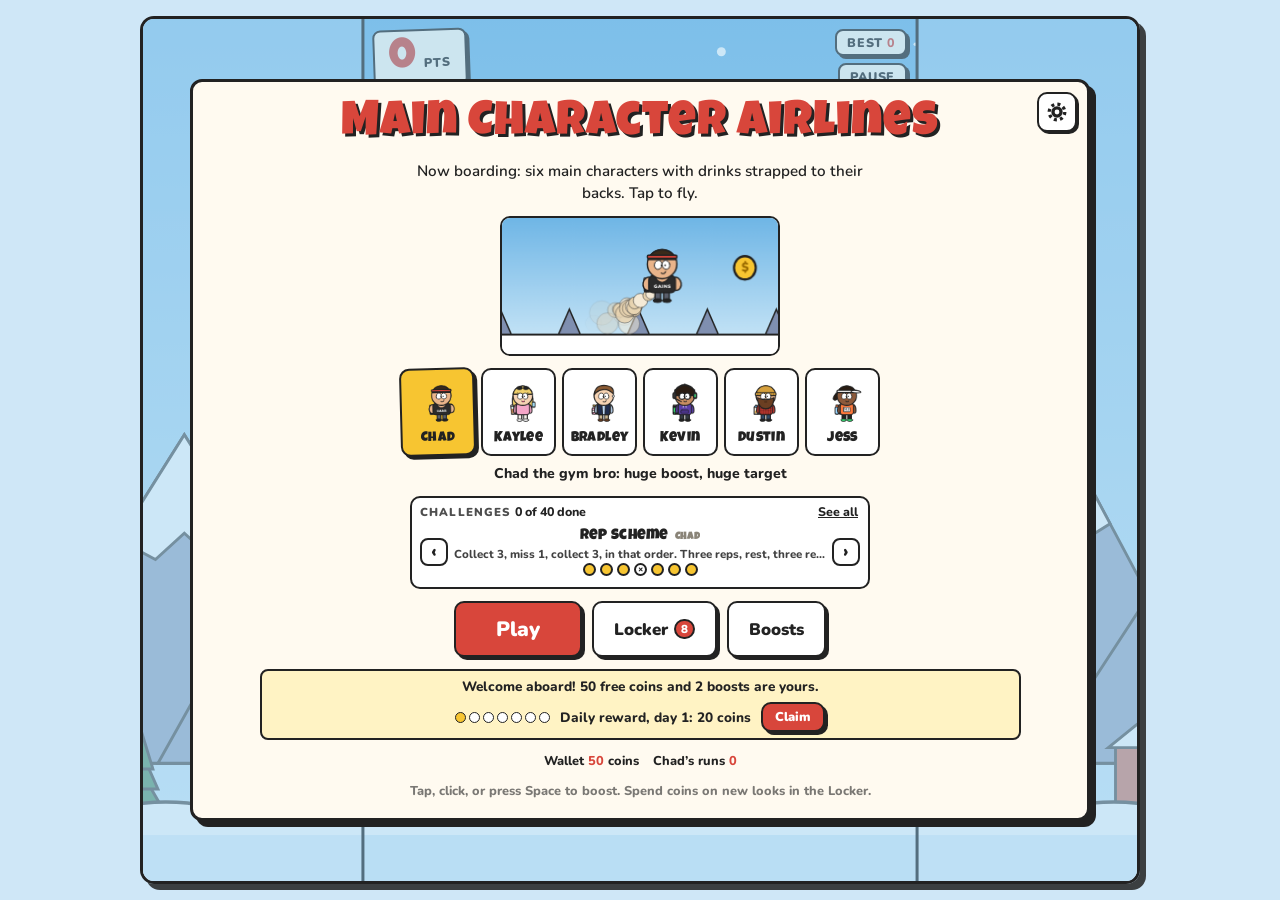
<file: index.html>
<!doctype html>
<html lang="en">
<head>
<meta charset="utf-8">
<meta name="viewport" content="width=device-width, initial-scale=1, maximum-scale=1, viewport-fit=cover, user-scalable=no">
<title>Main Character Airlines</title>
<meta name="description" content="A one-button arcade game: pick a meme character, strap a drink to your back and fly.">
<meta name="theme-color" content="#6fb6e6">
<link rel="icon" href="icon-512.png" type="image/png">
<link rel="apple-touch-icon" href="icon-512.png">
<link rel="manifest" href="manifest.webmanifest">
<link rel="stylesheet" href="fonts/fonts.css">
<style>
  html { box-sizing: border-box; color-scheme: light; padding-top: env(safe-area-inset-top, 0px); padding-bottom: env(safe-area-inset-bottom, 0px); }
  body { margin: 0; font: 14px system-ui, sans-serif; }
  img { max-width: 100%; }
  [hidden] { display: none !important; }
</style>

<script src="platform.js"></script>
</head>
<body>
<style>
  /* Layout: one full-height construction-paper ski town; HUD paper tags float top, cards float centre. Single committed bright look. */
  :root {
    --sky: #8ec9ee;
    --snow: #ffffff;
    --ink: #222222;
    --paper: #fffaf0;
    --red: #d8463b;
    --gold: #f7c531;
    --muted: #8a8478;
    --font-display: "Luckiest Guy", "Arial Black", Impact, sans-serif;
    --font-body: "Nunito", "Trebuchet MS", system-ui, sans-serif;
    color-scheme: light;
  }
  html, body { height: 100%; }
  /* Pin the page so iPhone Safari can't rubber-band it when you drag; only real lists scroll,
     and they don't pull the page along at their ends. */
  html, body { overflow: hidden; overscroll-behavior: none; }
  body { position: fixed; inset: 0; width: 100%; }
  .card, .chscroll, .boostlist, .info, .lockmsg, .fold.yours > .chips { overscroll-behavior: contain; }
  /* No double-tap zoom anywhere (menus and lists are their own scroll areas, which don't inherit
     it from the stage). Scrolling still works. */
  html, body, * { touch-action: manipulation; }
  body {
    background: #cfe7f7;
    color: var(--ink);
    font-family: var(--font-body);
    padding-left: max(16px, env(safe-area-inset-left, 0px));
    padding-right: max(16px, env(safe-area-inset-right, 0px));
    padding-block: 16px;
    box-sizing: border-box;
    overflow: hidden;
  }
  .stage {
    position: relative;
    height: 100%;
    max-width: 1000px;
    margin: 0 auto;
    border-radius: 14px;
    overflow: hidden;
    touch-action: manipulation;
    user-select: none;
    -webkit-user-select: none;
    cursor: pointer;
    border: 3px solid var(--ink);
    box-shadow: 6px 6px 0 rgba(34, 34, 34, 0.85);
    box-sizing: border-box;
  }
  canvas#cv { display: block; width: 100%; height: 100%; }
  .hud {
    position: absolute;
    top: 12px; left: 12px; right: 12px;
    display: flex;
    justify-content: space-between;
    align-items: flex-start;
    gap: 10px;
    pointer-events: none;
  }
  .tag {
    background: var(--paper);
    border: 2.5px solid var(--ink);
    border-radius: 8px;
    box-shadow: 3px 3px 0 var(--ink);
  }
  .score {
    display: flex;
    align-items: baseline;
    gap: 8px;
    padding: 4px 14px 2px;
    transform: rotate(-2deg);
  }
  .score strong {
    font-family: var(--font-display);
    font-weight: 400;
    font-size: clamp(1.9rem, 6vw, 2.7rem);
    line-height: 1.1;
    color: var(--red);
    font-variant-numeric: tabular-nums;
  }
  .score span { font-weight: 900; font-size: 0.78rem; letter-spacing: 0.08em; text-transform: uppercase; }
  .meta { display: flex; flex-direction: column; align-items: flex-end; gap: 7px; }
  .meta .tag {
    padding: 3px 10px;
    font-size: 0.78rem;
    font-weight: 900;
    letter-spacing: 0.05em;
    text-transform: uppercase;
    font-variant-numeric: tabular-nums;
  }
  .meta b { color: var(--red); }
  .streak { background: var(--gold); transform: rotate(2deg); }
  .streak b { color: var(--ink); }
  .sound { pointer-events: auto; font: inherit; color: var(--ink); cursor: pointer; }
  .hud .left, .hud .meta .tag:not(.sound) { transition: opacity 0.18s ease; }
  .hud.dim .left, .hud.dim .meta .tag:not(.sound) { opacity: 0.25; }
  .card {
    position: absolute;
    inset: 0;
    display: grid;
    place-items: center;
    padding: 16px;
    overflow-y: auto;
    background: rgba(142, 201, 238, 0.45);
  }
  .card-inner {
    display: flex;
    flex-direction: column;
    align-items: center;
    gap: 12px;
    text-align: center;
    width: min(100%, 900px);
    box-sizing: border-box;
    padding: 18px 16px;
    background: var(--paper);
    border: 3px solid var(--ink);
    border-radius: 12px;
    box-shadow: 6px 6px 0 var(--ink);
  }
  #overCard .card-inner { width: min(100%, 560px); }
  .card h1, .card h2 {
    font-family: var(--font-display);
    font-weight: 400;
    margin: 0;
    line-height: 1;
    text-wrap: balance;
    letter-spacing: 0.02em;
  }
  .card h1 { font-size: clamp(2rem, 7vw, 3rem); color: var(--red); text-shadow: 3px 3px 0 var(--ink); }
  .card h2 { font-size: clamp(1.5rem, 6vw, 2.1rem); }
  .card p { margin: 0; font-size: 0.98rem; line-height: 1.45; max-width: 52ch; font-weight: 600; }
  .card .quip { font-style: italic; opacity: 0.8; margin-top: -4px; }
  .label { font-weight: 900; font-size: 0.72rem; letter-spacing: 0.1em; text-transform: uppercase; opacity: 0.7; }
  .setup {
    display: grid;
    grid-template-columns: minmax(0, 1fr);
    gap: 16px;
    width: 100%;
  }
  @media (min-width: 760px) { .setup { grid-template-columns: minmax(0, 1fr) minmax(0, 1.1fr); align-items: start; } }
  .side { display: flex; flex-direction: column; gap: 8px; min-width: 0; }
  .crew { display: grid; grid-template-columns: repeat(6, minmax(0, 1fr)); gap: 6px; width: 100%; max-width: 480px; }
  .pick {
    display: flex;
    flex-direction: column;
    align-items: center;
    gap: 1px;
    padding: 6px 4px 8px;
    font: inherit;
    color: var(--ink);
    background: #fff;
    border: 2.5px solid var(--ink);
    border-radius: 10px;
    cursor: pointer;
    transition: transform 0.12s ease;
    min-width: 0;
  }
  .pick canvas { width: 48px; height: 54px; }
  .pick strong { font-family: var(--font-display); font-weight: 400; font-size: 0.85rem; letter-spacing: 0.03em; line-height: 1.1; max-width: 100%; overflow-wrap: anywhere; }
  .pick em { font-style: normal; font-size: 0.66rem; font-weight: 900; text-transform: uppercase; letter-spacing: 0.08em; color: var(--red); }
  .pick small { font-size: 0.7rem; font-weight: 700; line-height: 1.25; opacity: 0.75; }
  .pick:hover { transform: translateY(-2px); }
  .pick[aria-pressed="true"] { background: var(--gold); box-shadow: 3px 3px 0 var(--ink); transform: rotate(-1.5deg); }
  @media (max-width: 420px) {
    .crew { grid-template-columns: repeat(3, minmax(0, 1fr)); max-width: 300px; }
    .pick { padding: 3px 2px 5px; }
    .pick canvas { width: 40px; height: 45px; }
    .pick strong { font-size: 0.7rem; overflow-wrap: normal; letter-spacing: 0; }
  }
  .card { overflow-x: hidden; }
  .card .tagline { font-size: 0.95rem; }
  .slot { display: flex; justify-content: center; width: 100%; }
  .card .who { font-size: 0.88rem; font-weight: 800; margin: -4px 0 0; }
  .go.big { font-size: 1.3rem; padding: 12px 40px; }
  .locker-head { display: flex; justify-content: space-between; align-items: center; gap: 12px; width: 100%; }
  .tabs { overflow-x: auto; scrollbar-width: none; }
  .tabs::-webkit-scrollbar { display: none; }
  .tab { flex: none; }
  .stage { -webkit-tap-highlight-color: transparent; }
  body { -webkit-user-select: none; user-select: none; -webkit-touch-callout: none; }
  textarea { -webkit-user-select: text; user-select: text; }
  .card-inner.narrow { width: min(100%, 440px); }
  .settings { display: grid; grid-template-columns: repeat(3, minmax(0, 1fr)); gap: 8px; width: 100%; }
  @media (max-width: 420px) { .settings { grid-template-columns: 1fr; } }
  .settings .ghost { font-size: 0.9rem; padding: 10px 8px; }
  .settings .ghost[aria-pressed="false"] { background: #ece7dc; color: var(--muted); }
  .card .stats { font-size: 0.8rem; font-weight: 700; opacity: 0.75; font-variant-numeric: tabular-nums; }
  .more { width: 100%; text-align: left; font-size: 0.85rem; font-weight: 700; }
  .more summary { cursor: pointer; font-weight: 900; padding: 4px 0; }
  .card .more p { font-size: 0.82rem; margin: 6px 0 0; max-width: none; }
  .more textarea {
    width: 100%;
    box-sizing: border-box;
    height: 70px;
    margin: 8px 0;
    padding: 6px;
    font: 600 0.75rem/1.3 ui-monospace, Menlo, Consolas, monospace;
    color: var(--ink);
    background: #ffffff;
    border: 2px solid var(--ink);
    border-radius: 8px;
    resize: vertical;
  }
  .links { display: flex; flex-wrap: wrap; gap: 14px; justify-content: center; }
  .link { font: inherit; font-weight: 800; font-size: 0.85rem; background: none; border: 0; padding: 4px; color: var(--ink); text-decoration: underline; cursor: pointer; }
  .link.danger { color: var(--red); }
  .card .note { font-size: 0.82rem; font-weight: 800; color: var(--red); min-height: 1.1em; }
  .info { text-align: left; max-height: 50vh; overflow-y: auto; width: 100%; }
  .card .info p { font-size: 0.88rem; line-height: 1.5; margin: 0 0 10px; max-width: none; }
  .link:focus-visible, .more summary:focus-visible, .more textarea:focus-visible { outline: 3px solid var(--red); outline-offset: 2px; }
  .ch.place { flex-direction: row; gap: 10px; align-items: flex-start; }
  .place canvas.thumb { width: 96px; height: 54px; flex: none; border: 2px solid var(--ink); border-radius: 6px; }
  .place-body { display: flex; flex-direction: column; gap: 4px; min-width: 0; flex: 1; }
  .row-left { display: flex; flex-wrap: wrap; gap: 6px; margin-top: 2px; }
  .row-left .go, .row-left .ghost { font-size: 0.82rem; padding: 6px 12px; box-shadow: 2px 2px 0 var(--ink); }
  #infoActions:empty { display: none; }
  .adbtn {
    display: inline-flex;
    align-items: center;
    gap: 8px;
    font: inherit;
    font-weight: 900;
    font-size: 1rem;
    padding: 10px 18px;
    color: var(--ink);
    background: var(--gold);
    border: 2.5px solid var(--ink);
    border-radius: 10px;
    box-shadow: 3px 3px 0 var(--ink);
    cursor: pointer;
  }
  .adbtn:active { transform: translate(2px, 2px); box-shadow: 1px 1px 0 var(--ink); }
  .adbtn:focus-visible { outline: 3px solid var(--red); outline-offset: 3px; }
  .trackbtn {
    align-self: flex-start;
    font: inherit;
    font-weight: 800;
    font-size: 0.78rem;
    padding: 5px 12px;
    color: var(--ink);
    background: #ffffff;
    border: 2px solid var(--ink);
    border-radius: 999px;
    cursor: pointer;
  }
  .trackbtn.on { background: var(--gold); box-shadow: 2px 2px 0 var(--ink); }
  .trackbtn:focus-visible { outline: 3px solid var(--red); outline-offset: 2px; }
  .card .chhint { font-size: 0.8rem; margin: 0; max-width: none; opacity: 0.8; }
  /* Home challenges panel */
  .homech { width: 100%; max-width: 460px; box-sizing: border-box; display: flex; flex-direction: column; gap: 3px;
    background: #ffffff; border: 2px solid var(--ink); border-radius: 10px; padding: 5px 8px 6px; }
  .homech .hchead { display: flex; justify-content: space-between; align-items: baseline; gap: 8px; font-size: 0.78rem; font-weight: 800; }
  .homech .hchead .label { opacity: 0.8; }
  .homech .hchead .link { font-size: 0.78rem; padding: 0 2px; }
  /* Fixed height: the panel (and the home screen) stays the same size whatever challenge or character is shown */
  .homech .hcbody { display: grid; grid-template-columns: 28px minmax(0, 1fr) 28px; gap: 6px; align-items: center; height: 58px; }
  .homech .hcbody.alldone { display: flex; align-items: center; justify-content: center; font-size: 0.82rem; font-weight: 800; color: #2f7a46; }
  .homech .hcarrow { width: 28px; height: 28px; padding: 0; font: inherit; font-size: 1.1rem; font-weight: 900; line-height: 1; color: var(--ink);
    background: #ffffff; border: 2px solid var(--ink); border-radius: 8px; cursor: pointer; }
  .homech .hcarrow:disabled { opacity: 0.3; cursor: default; }
  .homech .hcarrow:focus-visible { outline: 3px solid var(--red); outline-offset: 2px; }
  .homech .hctext { display: flex; flex-direction: column; align-items: center; justify-content: center; gap: 2px; min-width: 0; height: 58px; overflow: hidden; text-align: center; }
  .homech .hctext strong { font-family: var(--font-display); font-weight: 400; font-size: 0.95rem; letter-spacing: 0.02em; line-height: 1.1; max-width: 100%; white-space: nowrap; overflow: hidden; text-overflow: ellipsis; }
  /* The character line stays on one line so switching characters never changes the layout */
  #startCard .who { max-width: 100%; white-space: nowrap; overflow: hidden; text-overflow: ellipsis; }
  .homech .hctext small { font-size: 0.72rem; font-weight: 700; opacity: 0.85; line-height: 1.25; max-width: 100%;
    white-space: nowrap; overflow: hidden; text-overflow: ellipsis; }
  .homech .seq i { width: 13px; height: 13px; font-size: 9px; }
  .homech .ch-prog .meter { width: 110px; }
  /* Room for the challenges panel on phones and short screens */
  @media (max-width: 480px) {
    .card .who { font-size: 0.78rem; }
    .daily { font-size: 0.78rem; gap: 4px 8px; }
  }
  @media (max-width: 480px) and (max-height: 700px) { #startCard .slot { display: none; } }
  @media (max-height: 640px) { #startCard .who { display: none; } }
  @media (max-width: 480px) { #startCard .homehint { display: none; } }
  @media (max-height: 500px) {
    #startCard .card-inner { gap: 5px; }
    .homech { padding: 3px 8px 4px; gap: 1px; }
    .homech .hcbody, .homech .hctext { height: 48px; }
    .homech .hctext { gap: 1px; }
  }
  .adtag { font-size: 0.65rem; letter-spacing: 0.08em; color: #ffffff; background: var(--ink); border-radius: 4px; padding: 2px 5px; }
  body.capture { padding: 0 !important; }
  .capture .stage { border: 0; border-radius: 0; box-shadow: none; max-width: none; }
  .capture-clean .hud, .capture-clean .card { display: none !important; }
  @media (max-width: 420px) { .place canvas.thumb { width: 72px; height: 41px; } }
  .custom { text-align: left; gap: 10px; }
  #preview {
    display: block;
    width: 280px;
    max-width: 100%;
    aspect-ratio: 280 / 140;
    height: auto;
    align-self: center;
    border: 2.5px solid var(--ink);
    border-radius: 10px;
    box-sizing: border-box;
  }
  .bank {
    align-self: center;
    font-size: 0.8rem;
    font-weight: 800;
    font-variant-numeric: tabular-nums;
    display: flex;
    gap: 6px;
    align-items: center;
    flex-wrap: wrap;
    justify-content: center;
  }
  .bank b { color: var(--red); }
  .bank { flex-direction: column; gap: 4px; }
  .bankrow { display: flex; gap: 6px; align-items: center; flex-wrap: wrap; justify-content: center; }
  .meter { width: 120px; height: 8px; border: 2px solid var(--ink); border-radius: 999px; background: #fff; overflow: hidden; }
  .meter i { display: block; height: 100%; background: var(--gold); }
  .tabs { display: flex; gap: 4px; border-bottom: 2.5px solid var(--ink); }
  .tab {
    font: inherit;
    font-weight: 900;
    font-size: 0.82rem;
    padding: 6px 12px 4px;
    color: var(--ink);
    background: #eee6d6;
    border: 2.5px solid var(--ink);
    border-bottom: 0;
    border-radius: 8px 8px 0 0;
    cursor: pointer;
    margin-bottom: -2.5px;
  }
  .tab[aria-selected="true"] { background: var(--paper); padding-bottom: 6.5px; }
  .panel { display: flex; flex-direction: column; gap: 10px; min-height: 120px; }
  .opt { display: flex; flex-direction: column; gap: 6px; }
  .chips { display: flex; flex-wrap: wrap; gap: 6px; }
  .chip {
    display: inline-flex;
    align-items: center;
    gap: 6px;
    padding: 4px 10px;
    font: inherit;
    font-weight: 800;
    font-size: 0.8rem;
    color: var(--ink);
    background: #fff;
    border: 2px solid var(--ink);
    border-radius: 999px;
    cursor: pointer;
  }
  .chip[aria-pressed="true"] { background: var(--gold); box-shadow: 2px 2px 0 var(--ink); }
  .chip.locked { background: #ece7dc; color: var(--muted); border-style: dashed; }
  .chip.locked .cost { color: var(--ink); font-size: 0.7rem; font-variant-numeric: tabular-nums; }
  .chip canvas { width: 40px; height: 16px; flex: none; }
  .chip canvas.coin { width: 18px; height: 18px; }
  .chip.locked canvas { opacity: 0.45; }
  .chip.locked.buyable { background: #fff4cc; border-style: solid; color: var(--ink); }
  .buybtn { margin-left: 6px; padding: 4px 12px; font-size: 0.8rem; }
  .chip.trying, .ch.trying, .tile.trying { outline: 3px solid #ffd23f; outline-offset: 1px; }
  /* Rarity: the border colour says how special a coin item is */
  .chip.r-rare { border-color: #3c7fd1; }
  .chip.r-epic { border-color: #8a4fd8; }
  .chip.r-legendary { border-color: #c99a06; background-image: linear-gradient(110deg, transparent 30%, rgba(255, 215, 64, 0.35) 45%, transparent 60%); background-size: 250% 100%; animation: shimmer 2.4s linear infinite; }
  .chip.r-rare, .chip.r-epic, .chip.r-legendary { border-width: 2.5px; }
  @keyframes shimmer { from { background-position: 120% 0; } to { background-position: -120% 0; } }
  @media (prefers-reduced-motion: reduce) { .chip.r-legendary { animation: none; } }
  .rarity-key { display: flex; flex-wrap: wrap; gap: 4px 10px; font-size: 0.68rem; font-weight: 800; color: var(--muted); padding: 0 10px 6px; }
  .rarity-key b { font-weight: 900; }
  .rarity-key .rare { color: #3c7fd1; } .rarity-key .epic { color: #8a4fd8; } .rarity-key .legendary { color: #b08300; }
  /* Colour families: one chip per item; its colours are picked from a dropdown under the list */
  .famchip.locked { border-style: dashed; }
  .chip .famn.complete { color: #2f7a46; }
  .chip.complete:not([aria-pressed="true"]):not(.famsel) { background: #eef7ea; }
  .listhead { display: flex; flex-wrap: wrap; align-items: baseline; justify-content: space-between; gap: 2px 10px; font-size: 0.75rem; font-weight: 800; }
  .listhead .readyn { color: var(--red); }
  .listhead .rarity-key { padding: 0; }
  .headbtns { display: flex; gap: 8px; align-items: center; }
  .crewtoggle { display: none; }
  @media (max-width: 480px) {
    .crewtoggle { display: inline-block; padding: 6px 12px; font-size: 0.85rem; }
    #lockerCard .side { position: relative; }
    /* Character tiles live behind the Switch button and open over the preview */
    #lockerCard .lockercrew { display: none; }
    #lockerCard .crew-open .lockercrew { display: flex; position: absolute; top: 0; left: 0; right: 0; z-index: 5; padding: 6px; box-sizing: border-box;
      background: var(--paper); border: 2.5px solid var(--ink); border-radius: 10px; box-shadow: 3px 3px 0 var(--ink); }
    #lockerCard .bank { flex-direction: row; gap: 4px 14px; }
    /* Today's deal on one line */
    .deal { flex-wrap: nowrap; text-align: left; }
    .deal strong { white-space: nowrap; }
    .deal span { flex: 1; min-width: 0; white-space: nowrap; overflow: hidden; text-overflow: ellipsis; }
    .deal button { flex: none; }
  }
  /* Phones: colour picker on one line, and no rarity key, so more items fit */
  @media (max-width: 480px) {
    .colorrow { flex-wrap: nowrap; }
    .colorrow .label { white-space: nowrap; overflow: hidden; text-overflow: ellipsis; max-width: 42%; }
    .colorrow select { flex: 1; min-width: 0; }
    .listhead .rarity-key { display: none; }
  }
  .famchip.locked.buyable { border-style: solid; }
  /* The country and colour pickers stay pinned at the top of the list while it scrolls */
  .chscroll > .flagrow { position: sticky; top: 0; z-index: 2; background: var(--paper); padding: 4px 0; }
  .chscroll > .flagrow + .flagrow { top: 38px; }
  .famchip .famn { font-size: 0.66rem; font-weight: 900; color: var(--muted); }
  .famchip.famsel { background: var(--gold); box-shadow: 2px 2px 0 var(--ink); }
  .famchip.famsel .famn { color: var(--ink); }
  .chip .cost s { opacity: 0.6; margin-right: 2px; }
  .chip.dealchip { border-color: var(--red); border-style: solid; }
  /* Today's deal, in the Locker */
  .deal { display: flex; flex-wrap: wrap; align-items: center; justify-content: center; gap: 4px 8px; background: #ffe3dc; border: 2px solid var(--ink); border-radius: 8px; padding: 6px 10px; font-weight: 800; font-size: 0.8rem; text-align: center; }
  .deal strong { font-family: var(--font-display); font-weight: 400; color: var(--red); letter-spacing: 0.03em; }
  .deal button { padding: 4px 12px; font-size: 0.78rem; }
  /* Places as a grid of tiles */
  .tiles { display: grid; grid-template-columns: repeat(auto-fill, minmax(118px, 1fr)); gap: 8px; }
  .tile { display: flex; flex-direction: column; gap: 3px; align-items: stretch; text-align: left; padding: 5px; font: inherit; color: var(--ink);
    background: #ffffff; border: 2px solid var(--ink); border-radius: 8px; cursor: pointer; min-width: 0; }
  .tile canvas.thumb { width: 100%; height: auto; aspect-ratio: 96 / 54; border: 1.5px solid var(--ink); border-radius: 5px; }
  .tile strong { font-family: var(--font-display); font-weight: 400; font-size: 0.82rem; letter-spacing: 0.02em; line-height: 1.1; }
  .tile .tile-state { font-size: 0.68rem; font-weight: 900; color: var(--muted); }
  .tile.using { background: var(--gold); box-shadow: 2px 2px 0 var(--ink); }
  .tile.using .tile-state { color: var(--ink); }
  .tile.locked { background: #ece7dc; border-style: dashed; }
  .tile.locked canvas { opacity: 0.7; }
  .tile.buyable { background: #fff4cc; border-style: solid; }
  .tile:focus-visible { outline: 3px solid var(--red); outline-offset: 2px; }
  .fold.yours > .tiles { max-height: none; overflow: visible; }
  .lockmsg .ghost, .lockmsg .go, .lockmsg .adbtn { margin: 4px 0 0 6px; padding: 4px 12px; font-size: 0.8rem; }
  /* Challenge progress */
  .ch-who { font-size: 0.64rem; font-weight: 900; letter-spacing: 0.06em; text-transform: uppercase; color: var(--muted); margin-left: 6px; }
  .ch-prog { display: flex; align-items: center; gap: 8px; font-size: 0.72rem; font-weight: 800; font-variant-numeric: tabular-nums; }
  .ch-prog .meter { width: 140px; }
  .fold { border: 2px solid var(--ink); border-radius: 8px; background: #fffaf0; }
  .fold > summary { cursor: pointer; list-style: none; display: flex; flex-wrap: wrap; align-items: baseline; gap: 4px 8px; padding: 7px 10px; font-weight: 900; font-size: 0.8rem; }
  .fold > summary::-webkit-details-marker { display: none; }
  .fold > summary::before { content: '▸'; display: inline-block; transition: transform 0.15s; }
  .fold[open] > summary::before { transform: rotate(90deg); }
  .fold > summary .foldhint { font-weight: 700; font-size: 0.7rem; color: var(--muted); }
  .fold > .chips, .fold > .chcol { padding: 0 10px 10px; }
  .fold.yours { background: #ffffff; }
  .fold.yours > .chips, .fold.yours > .chcol { max-height: 190px; overflow-y: auto; padding-top: 2px; }
  .dot { width: 12px; height: 12px; border-radius: 50%; border: 1.5px solid var(--ink); flex: none; }
  .sig { font-size: 0.62rem; font-weight: 900; letter-spacing: 0.08em; text-transform: uppercase; color: var(--red); }
  /* Padding leaves room for the selected ring, which would otherwise be clipped by the scrolling list */
  .swatches { display: flex; flex-wrap: wrap; gap: 10px; padding: 6px; }
  .swatch { width: 30px; height: 30px; padding: 0; border-radius: 50%; border: 2.5px solid var(--ink); cursor: pointer; }
  .swatch[aria-pressed="true"] { box-shadow: 0 0 0 3px var(--paper), 0 0 0 5.5px var(--ink); }
  .flagrow { display: flex; align-items: center; gap: 8px; flex-wrap: wrap; }
  .flagrow select {
    font: inherit;
    font-weight: 800;
    font-size: 0.85rem;
    padding: 5px 8px;
    border: 2px solid var(--ink);
    border-radius: 8px;
    background: #fff;
    color: var(--ink);
    max-width: 100%;
  }
  /* Fixed height: the Locker never grows when a message, colour dropdown or buttons appear */
  .lockmsg { font-size: 0.8rem; font-weight: 800; color: var(--red); height: 6.6em; overflow-y: auto; margin: 0; }
  .rank {
    font-family: var(--font-display);
    font-size: 1.05rem;
    letter-spacing: 0.04em;
    background: var(--gold);
    border: 2.5px solid var(--ink);
    padding: 4px 12px 1px;
    border-radius: 6px;
    transform: rotate(-2deg);
  }
  .tally { display: flex; gap: 24px; font-variant-numeric: tabular-nums; }
  .tally div { display: flex; flex-direction: column; gap: 2px; }
  .tally span { font-size: 0.72rem; font-weight: 900; text-transform: uppercase; letter-spacing: 0.1em; opacity: 0.6; }
  .tally strong { font-family: var(--font-display); font-weight: 400; font-size: 2.1rem; }
  .coinline { font-weight: 800; font-size: 0.9rem; font-variant-numeric: tabular-nums; }
  .card .stageline { font-size: 0.85rem; font-weight: 800; margin: -4px 0 0; }
  @media (max-height: 700px) { #overCard .card-inner { gap: 6px; padding-top: 10px; padding-bottom: 10px; } }
  .unlocks {
    background: #fff3c4;
    border: 2.5px solid var(--ink);
    border-radius: 8px;
    padding: 8px 12px;
    font-weight: 800;
    font-size: 0.85rem;
    line-height: 1.4;
    max-width: 44ch;
  }
  .unlocks strong { font-family: var(--font-display); font-weight: 400; font-size: 1rem; color: var(--red); display: block; letter-spacing: 0.03em; }
  #chDone { padding: 5px 12px; }
  .runsum > summary { cursor: pointer; list-style: none; display: flex; flex-wrap: wrap; justify-content: center; align-items: baseline; gap: 2px 10px; }
  .runsum > summary::-webkit-details-marker { display: none; }
  .runsum > summary > span:first-child { color: var(--red); }
  .runsum .sumhint { font-size: 0.72rem; color: var(--muted); text-decoration: underline; }
  .runsum[open] .sumhint { display: none; }
  .runsum ul { margin: 6px 0 2px; padding-left: 18px; text-align: left; max-height: 22vh; overflow-y: auto; font-size: 0.8rem; font-weight: 700; line-height: 1.35; }
  .row { display: flex; flex-wrap: wrap; gap: 10px; justify-content: center; }
  .go, .ghost {
    font: inherit;
    font-weight: 900;
    font-size: 1.05rem;
    border-radius: 10px;
    padding: 10px 20px;
    cursor: pointer;
    border: 2.5px solid var(--ink);
    box-shadow: 3px 3px 0 var(--ink);
    transition: transform 0.12s ease, box-shadow 0.12s ease;
  }
  .go { background: var(--red); color: #fff; }
  .ghost { background: #fff; color: var(--ink); }
  .go:active, .ghost:active { transform: translate(2px, 2px); box-shadow: 1px 1px 0 var(--ink); }
  .go:focus-visible, .ghost:focus-visible, .pick:focus-visible, .chip:focus-visible, .swatch:focus-visible, .tab:focus-visible, .sound:focus-visible, .flagrow select:focus-visible { outline: 3px solid var(--red); outline-offset: 3px; }
  .hint { font-size: 0.8rem; font-weight: 800; opacity: 0.6; }
  .daily { display: flex; flex-wrap: wrap; align-items: center; justify-content: center; gap: 6px 10px; background: #fff3c4; border: 2px solid var(--ink); border-radius: 8px; padding: 6px 10px; font-weight: 800; font-size: 0.85rem; }
  .daily .days { display: flex; gap: 3px; }
  .daily .days i { width: 9px; height: 9px; border-radius: 50%; border: 1.5px solid var(--ink); background: #ffffff; }
  .daily .days i.on { background: var(--gold); }
  .daily button { padding: 4px 12px; font-size: 0.8rem; }
  .daily .dealtag { color: var(--red); font-family: var(--font-display); font-weight: 400; letter-spacing: 0.03em; }
  .daily s { opacity: 0.6; }
  .badge { display: inline-grid; place-items: center; min-width: 20px; height: 20px; padding: 0 5px; margin-left: 6px; box-sizing: border-box;
    border-radius: 999px; border: 2px solid var(--ink); background: var(--red); color: #ffffff; font-size: 0.72rem; font-weight: 900; vertical-align: 2px; }
  .pulse { animation: pulse 1.3s ease-in-out infinite; }
  .badge.gold { background: var(--gold); color: var(--ink); }
  .card .boosthint { font-size: 0.82rem; margin: -4px 0 0; }
  .boostlist { display: flex; flex-direction: column; gap: 6px; width: 100%; max-height: clamp(120px, calc(100dvh - 300px), 400px); overflow-y: auto; padding: 2px 4px 2px 2px; box-sizing: border-box; }
  .boostrow { display: grid; grid-template-columns: 34px minmax(0, 1fr) auto; gap: 8px; align-items: center; text-align: left;
    background: #ffffff; border: 2px solid var(--ink); border-radius: 8px; padding: 6px 8px; }
  .boostrow.on { background: #fff4cc; box-shadow: 2px 2px 0 var(--ink); }
  .boosticon { width: 30px; height: 30px; border-radius: 50%; border: 2px solid var(--ink); display: grid; place-items: center; color: var(--ink); }
  .boosttext strong { font-family: var(--font-display); font-weight: 400; font-size: 0.95rem; letter-spacing: 0.02em; display: block; }
  .card .boosttext small { display: block; font-size: 0.72rem; font-weight: 700; opacity: 0.8; line-height: 1.3; }
  .boostbtns { display: flex; gap: 6px; align-items: center; }
  .boostbtns .owned { font-weight: 900; font-size: 0.8rem; min-width: 24px; text-align: right; font-variant-numeric: tabular-nums; }
  .boostbtns button { padding: 4px 10px; font-size: 0.78rem; box-shadow: 2px 2px 0 var(--ink); display: inline-flex; align-items: center; gap: 3px; }
  .boostbtns button:disabled { opacity: 0.45; cursor: default; }
  /* Short phones: a two-line title and a smaller preview keep the home screen on one screen */
  @media (max-width: 480px) and (max-height: 700px) {
    #startCard h1 { font-size: 1.55rem; }
    #startCard #preview { width: 170px; }
  }
  @media (max-width: 480px) {
    /* Play, Locker and Boosts share one row on phones */
    .home .row { flex-wrap: nowrap; gap: 6px; }
    .home .go.big { padding: 10px 18px; font-size: 1.1rem; }
    .home .row .ghost { padding: 10px 10px; font-size: 0.95rem; }
    .boostrow { grid-template-columns: 30px minmax(0, 1fr); }
    .boostbtns { grid-column: 2; justify-content: flex-start; }
  }
  @keyframes pulse { 0%, 100% { transform: scale(1); } 50% { transform: scale(1.07); } }
  @media (prefers-reduced-motion: reduce) { .pulse { animation: none; } }
  /* Home: settings is a corner button; wallet and runs share a line */
  .card-inner.home { position: relative; }
  .gear { position: absolute; top: 10px; right: 10px; width: 40px; height: 40px; display: grid; place-items: center; padding: 0;
    background: #ffffff; color: var(--ink); border: 2.5px solid var(--ink); border-radius: 10px; box-shadow: 2px 2px 0 var(--ink); cursor: pointer; }
  .gear:active { transform: translate(2px, 2px); box-shadow: 0 0 0 var(--ink); }
  .gear:focus-visible { outline: 3px solid var(--red); outline-offset: 3px; }
  #startCard .bank { flex-direction: row; gap: 4px 14px; }
  .card-inner.home h1 { padding: 0 44px; }
  /* Locker: the character tiles sit under the preview so you can switch without leaving */
  .lockercrew { width: 100%; display: flex; justify-content: center; }
  .lockercrew .crew { max-width: 340px; gap: 4px; grid-template-columns: repeat(6, minmax(0, 1fr)); }
  .lockercrew .pick { padding: 3px 2px 4px; border-width: 2px; }
  .lockercrew .pick canvas { width: 36px; height: 40px; }
  .lockercrew .pick strong { font-size: 0.62rem; letter-spacing: 0; overflow-wrap: normal; }
  /* Game over: progress toward the next thing to buy */
  .goal { display: flex; flex-direction: column; align-items: center; gap: 4px; font-weight: 800; font-size: 0.82rem; }
  .goal .meter { width: 200px; height: 12px; }
  .goal .ready { color: #2f7a46; }
  .goal .helprow { gap: 8px; }
  .goal .helprow button { padding: 6px 14px; font-size: 0.85rem; }
  /* Every Locker tab gets the same list height, so the Locker never changes size when you switch tabs */
  #panel { min-height: 0; }
  #panel > .chscroll { height: 260px; max-height: none; }
  /* Phones: Locker tabs become a 3 x 2 grid so none are hidden off the side */
  @media (max-width: 480px), (min-width: 760px) and (max-width: 900px) {
    .tabs { display: grid; grid-template-columns: repeat(3, minmax(0, 1fr)); gap: 4px; border-bottom: 0; overflow: visible; }
    .tab { border-bottom: 2.5px solid var(--ink); border-radius: 8px; margin-bottom: 0; padding: 6px 4px; }
    .tab[aria-selected="true"] { background: var(--gold); padding-bottom: 6px; box-shadow: 2px 2px 0 var(--ink); }
  }
  @media (max-width: 480px) {
    .daily .days { display: none; }
    .card .tagline { display: none; }
    .home #preview { width: 230px; }
    #lockerCard #preview { width: 230px; }
    /* The item list shrinks on short phones so the whole Locker fits */
    #panel > .chscroll { height: clamp(140px, calc(100dvh - 486px), 380px); }
    /* Messages pop up over the bottom of the list, so the list gets the room */
    #lockerCard .custom { position: relative; }
    .lockmsg { position: absolute; left: 0; right: 0; bottom: 0; height: auto; max-height: 55%; overflow-y: auto; z-index: 6;
      background: var(--paper); border: 2.5px solid var(--ink); border-radius: 10px; padding: 8px 10px; box-shadow: 0 -3px 0 rgba(0, 0, 0, 0.08); box-sizing: border-box; }
    .lockmsg:empty { display: none; }
    .deal { padding: 4px 8px; font-size: 0.72rem; gap: 2px 6px; }
    .deal button { padding: 2px 10px; font-size: 0.72rem; }
  }
  @media (max-height: 700px) {
    .homehint { display: none; }

  }
  /* Short desktop frames: the item list gives up room for the second row of tabs */
  @media (max-height: 640px) and (min-width: 481px) {
    #panel > .chscroll { height: clamp(100px, calc(100dvh - 355px), 260px); }
  }
  /* Short phones: one-line wallet, smaller preview, no names under the switcher tiles */
  @media (max-width: 480px) and (max-height: 700px) {
    #lockerCard .bank { flex-direction: row; gap: 4px 14px; }
    #lockerCard #preview { width: 150px; }
    #lockerCard .locker-head .go { padding: 6px 16px; font-size: 0.95rem; }
    #lockerCard h2 { font-size: 1.4rem; }
    .tab { padding: 4px 4px; }
    .lockmsg { font-size: 0.74rem; }
    .lockercrew .pick strong { display: none; }
    #panel > .chscroll { height: clamp(110px, calc(100dvh - 436px), 300px); }
  }
  /* Short screens (small laptops, game-site frames, landscape phones): tighten the home screen */
  @media (max-height: 780px) {
    .card { padding: 8px; }
    .card-inner { gap: 8px; padding: 12px 14px; }
    .card .tagline { display: none; }
    .card h1 { font-size: clamp(1.7rem, 5vw, 2.4rem); }
    .home #preview { width: 220px; }
    .go.big { padding: 9px 34px; font-size: 1.2rem; }
    .pick canvas { width: 40px; height: 45px; }
  }
  @media (max-height: 640px) {
    .homehint { display: none; }
    .home .slot { display: none; }
    #lockerCard .lockercrew { display: none; }
  }
  .copied { font-size: 0.85rem; font-weight: 800; color: var(--red); min-height: 1.2em; margin: -4px 0 0; }
  @media (prefers-reduced-motion: reduce) { .pick, .go, .ghost { transition: none; } }
  .left { display: flex; flex-direction: column; align-items: flex-start; gap: 8px; }
  .tracker { display: flex; flex-direction: column; gap: 4px; padding: 5px 10px 6px; transform: rotate(-1deg); }
  .tracker small { font-size: 0.64rem; font-weight: 900; letter-spacing: 0.08em; text-transform: uppercase; }
  .seq { display: flex; gap: 4px; flex-wrap: wrap; }
  .seq i {
    width: 15px; height: 15px;
    box-sizing: border-box;
    border-radius: 50%;
    border: 2px solid var(--ink);
    display: inline-grid;
    place-items: center;
    font-style: normal;
    font-size: 10px;
    font-weight: 900;
    line-height: 1;
  }
  .seq i.c { background: var(--gold); }
  .seq i.m { background: #ffffff; }
  .seq i.m::after { content: "\00d7"; }
  .tracker .seq i { opacity: 0.35; }
  .tracker .seq i.hit { opacity: 1; box-shadow: 0 0 0 2px #3fae5a; }
  .chscroll { display: flex; flex-direction: column; gap: 10px; max-height: 280px; overflow-y: auto; padding-right: 4px; }
  .chcol { display: flex; flex-direction: column; gap: 6px; }
  .ch { border: 2px solid var(--ink); border-radius: 8px; background: #ffffff; padding: 7px 10px; display: flex; flex-direction: column; gap: 4px; }
  .ch.done { background: #e6f5e1; }
  .ch-head { display: flex; justify-content: space-between; gap: 8px; align-items: baseline; }
  .ch-head strong { font-family: var(--font-display); font-weight: 400; font-size: 1rem; letter-spacing: 0.03em; }
  .ch-state { font-size: 0.68rem; font-weight: 900; text-transform: uppercase; letter-spacing: 0.06em; color: var(--muted); white-space: nowrap; }
  .ch.done .ch-state { color: #2f7a46; }
  .card .ch p { font-size: 0.8rem; margin: 0; font-weight: 700; max-width: none; line-height: 1.35; }
  .ch small { font-size: 0.72rem; font-weight: 800; color: var(--red); }
</style>

<div class="stage" id="stage">
  <canvas id="cv"></canvas>
  <div class="hud">
    <div class="left">
      <div class="tag score"><strong id="score">0</strong><span>pts</span></div>
      <div class="tag tracker" id="tracker" hidden><small id="trackerName"></small><div class="seq" id="trackerSeq"></div></div>
    </div>
    <div class="meta">
      <div class="tag">Best <b id="best">0</b></div>
      <div class="tag streak" id="streakChip" hidden>Combo <b id="streak">x2</b></div>
      <button class="tag sound" id="pauseBtn" type="button">Pause</button>
    </div>
  </div>

  <div class="card" id="startCard">
    <div class="card-inner home">
      <button class="gear" id="settingsBtn" type="button" aria-label="Settings" title="Settings"><svg viewBox="0 0 24 24" width="22" height="22" aria-hidden="true"><circle cx="12" cy="12" r="8.5" fill="none" stroke="currentColor" stroke-width="3.6" stroke-dasharray="3.3 3.4"/><circle cx="12" cy="12" r="6.2" fill="currentColor"/><circle cx="12" cy="12" r="2.6" fill="#ffffff"/></svg></button>
      <h1>Main Character Airlines</h1>
      <p class="tagline">Now boarding: six main characters with drinks strapped to their backs. Tap to fly.</p>
      <div class="slot" id="homeSlot">
        <canvas id="preview" aria-label="Preview of your character, trail and coin"></canvas>
      </div>
      <div class="crew" id="crew" role="group" aria-label="Pick your character"></div>
      <p class="who" id="who"></p>
      <div class="homech" id="trackingLine" role="group" aria-label="Challenges"></div>
      <div class="row">
        <button class="go big" id="startBtn" type="button">Play</button>
        <button class="ghost" id="lockerBtn" type="button">Locker</button>
        <button class="ghost" id="boostsBtn" type="button">Boosts</button>
      </div>
      <div class="daily" id="dailyBox" hidden></div>
      <div class="bank bankline"></div>
      <div class="hint homehint">Tap, click, or press Space to boost. Spend coins on new looks in the Locker.</div>
      <div class="hint" id="voiceHint" hidden></div>
    </div>
  </div>

  <div class="card" id="lockerCard" hidden>
    <div class="card-inner">
      <div class="locker-head">
        <h2 id="lockerTitle">Locker</h2>
        <div class="headbtns">
          <button class="ghost crewtoggle" id="crewToggle" type="button" aria-expanded="false" aria-controls="lockerCrew">Switch</button>
          <button class="go" id="lockerDone" type="button">Done</button>
        </div>
      </div>
      <div class="setup">
        <div class="side">
          <div class="slot" id="lockerSlot"></div>
          <div class="bank bankline"></div>
          <div class="deal" id="dealBox" hidden></div>
          <div class="lockercrew" id="lockerCrew"></div>
        </div>
        <div class="side custom">
          <div class="tabs" role="tablist" aria-label="Customize">
            <button class="tab" role="tab" type="button" id="tab-outfit" data-tab="outfit" aria-selected="true">Outfit</button>
            <button class="tab" role="tab" type="button" id="tab-extras" data-tab="extras" aria-selected="false">Extras</button>
            <button class="tab" role="tab" type="button" id="tab-trail" data-tab="trail" aria-selected="false">Trail</button>
            <button class="tab" role="tab" type="button" id="tab-coins" data-tab="coins" aria-selected="false">Coins</button>
            <button class="tab" role="tab" type="button" id="tab-places" data-tab="places" aria-selected="false">Places</button>
            <button class="tab" role="tab" type="button" id="tab-challenges" data-tab="challenges" aria-selected="false">Challenges</button>
          </div>
          <div class="panel" id="panel" role="tabpanel"></div>
          <p class="lockmsg" id="lockMsg" aria-live="polite"></p>
        </div>
      </div>
    </div>
  </div>

  <div class="card" id="overCard" hidden>
    <div class="card-inner">
      <h2 id="overTitle">Face-planted in the snow</h2>
      <p class="quip" id="quip"></p>
      <div class="rank" id="rank">Tutorial level</div>
      <p class="stageline" id="stageLine"></p>
      <div class="tally">
        <div><span>Score</span><strong id="finalScore">0</strong></div>
        <div><span>Best</span><strong id="finalBest">0</strong></div>
      </div>
      <div class="coinline" id="coinLine"></div>
      <div class="goal" id="goalBox" hidden></div>
      <div class="unlocks" id="chDone" hidden></div>
      <div class="unlocks" id="unlocks" hidden></div>
      <div class="row adrow" id="adRow" hidden>
        <button class="adbtn" id="continueBtn" type="button"><span class="adtag">AD</span> Keep going</button>
        <button class="adbtn" id="doubleBtn" type="button"><span class="adtag">AD</span> Double coins</button>
      </div>
      <div class="row">
        <button class="go" id="againBtn" type="button">Run it back</button>
        <button class="ghost" id="switchBtn" type="button">Locker</button>
        <button class="ghost" id="copyBtn" type="button">Share</button>
      </div>
      <p class="copied" id="copied" aria-live="polite"></p>
    </div>
  </div>

  <div class="card" id="settingsCard" hidden>
    <div class="card-inner narrow">
      <h2 id="settingsTitle">Settings</h2>
      <div class="row" id="pauseRow" hidden>
        <button class="go big" id="resumeBtn" type="button">Resume</button>
        <button class="ghost" id="quitBtn" type="button">Quit run</button>
      </div>
      <div class="settings">
        <button class="ghost" id="music" type="button" aria-pressed="true">Music on</button>
        <button class="ghost" id="sound" type="button" aria-pressed="true">Sound on</button>
        <button class="ghost" id="voice" type="button" aria-pressed="true">Voices: real</button>
      </div>
      <p class="stats" id="statsLine"></p>
      <p class="stats" id="buildLine">Version 2026-10-19 04:45 UTC</p>
      <details class="more">
        <summary>Move your progress to another device</summary>
        <p>Copy your save code, then paste it into Settings on the other device and tap Load save code.</p>
        <textarea id="saveCode" aria-label="Save code" spellcheck="false"></textarea>
        <div class="row">
          <button class="ghost" id="saveCopy" type="button">Copy my save code</button>
          <button class="ghost" id="saveLoad" type="button">Load save code</button>
        </div>
      </details>
      <div class="links">
        <button class="link" id="creditsBtn" type="button">Credits</button>
        <button class="link" id="privacyBtn" type="button">Privacy</button>
        <button class="link danger" id="resetBtn" type="button">Reset progress</button>
      </div>
      <p class="note" id="settingsMsg" aria-live="polite"></p>
      <button class="go" id="settingsClose" type="button">Done</button>
    </div>
  </div>

  <div class="card" id="boostsCard" hidden>
    <div class="card-inner narrow">
      <h2>Boosts</h2>
      <p class="boosthint">Buy boosts with coins and switch up to 3 on. Each one is used when your next run starts, and stays on while you have more.</p>
      <div class="bank" id="boostWallet"></div>
      <div class="boostlist" id="boostList"></div>
      <p class="note" id="boostMsg" aria-live="polite"></p>
      <div class="row">
        <button class="adbtn" id="boostAdBtn" type="button" hidden><span class="adtag">AD</span> Free boost</button>
        <button class="go" id="boostsDone" type="button">Done</button>
      </div>
    </div>
  </div>

  <div class="card" id="infoCard" hidden>
    <div class="card-inner narrow">
      <h2 id="infoTitle"></h2>
      <div class="info" id="infoBody"></div>
      <div class="row" id="infoActions"></div>
      <button class="ghost" id="infoClose" type="button">Back</button>
    </div>
  </div>
</div>

<script>
(() => {
  const stage = document.getElementById('stage');
  const cv = document.getElementById('cv');
  const ctx = cv.getContext('2d');
  const $ = id => document.getElementById(id);
  const scoreEl = $('score'), bestEl = $('best'), streakEl = $('streak'), streakChip = $('streakChip');
  const startCard = $('startCard'), overCard = $('overCard'), lockerCard = $('lockerCard');
  const settingsCard = $('settingsCard'), infoCard = $('infoCard'), boostsCard = $('boostsCard');
  // The build stamps the version; an unbuilt copy (like the preview page) says so.
  if ($('buildLine').textContent.includes('BUILD')) $('buildLine').textContent = 'Version: preview';
  const reduceMotion = matchMedia('(prefers-reduced-motion: reduce)').matches;
  const INK = '#222222';
  const PD = Math.min(window.devicePixelRatio || 1, 2);
  const LOCK_SVG = '<svg viewBox="0 0 12 14" width="10" height="12" aria-hidden="true"><rect x="1" y="6" width="10" height="7.5" rx="1.5" fill="currentColor"/><path d="M3.5 6V4.2a2.5 2.5 0 0 1 5 0V6" stroke="currentColor" stroke-width="1.6" fill="none"/></svg>';
  const COIN_SVG = '<svg viewBox="0 0 12 12" width="11" height="11" aria-hidden="true"><circle cx="6" cy="6" r="5" fill="#f7c531" stroke="currentColor" stroke-width="1.4"/></svg>';

  const SKINS = ['#f6d3b3', '#e9b48a', '#c98e63', '#8d5a3b', '#5c3a24'];

  // ---------- The crew ----------
  // "unlock" is the lifetime coin total needed. Missing or 0 means free.
  const CREW = [
    { id: 'chad', name: 'Chad', group: 'Gym bro', perk: 'Huge boost, huge target', look: 'gym', pack: 'shaker',
      top: '#2b2b2b', pants: '#5a5f6b', skin: SKINS[1], hair: '#3a2a1a', accent: '#d8463b', shirtText: 'GAINS',
      grav: 1.08, lift: 1.14, size: 1.15, gapBonus: 1.06,
      outfits: [
        { name: 'Classic', o: {} },
        { name: 'PR day', o: { top: '#3c7fd1', accent: '#ffffff', pants: '#222222', shirtText: 'PR DAY' } },
        { name: 'Bulk season', o: { top: '#d8463b', accent: '#f7c531', pants: '#3a3a3a', hair: '#c9a25a', shirtText: 'BULK' } },
        { name: 'Stringer', unlock: 50, o: { top: '#f7c531', accent: '#222222', pants: '#222222', shirtText: 'SWOLE' } },
        { name: 'Golden era', unlock: 300, o: { top: '#ffffff', accent: '#3c7fd1', pants: '#3c7fd1', hair: '#111111', shirtText: 'GOLD' } }
      ],
      accs: [
        { id: 'chain', name: 'Gold chain' },
        { id: 'lbelt', name: 'Lifting belt' },
        { id: 'aviators', name: 'Aviators', unlock: 100 },
        { id: 'champ', name: 'Champion belt', unlock: 500 }
      ],
      sigTrails: [{ id: 'protein', name: 'Protein puffs' }, { id: 'plates', name: 'Weight plates', unlock: 200 }],
      coin: { id: 'plate45', name: '45 lb plate', unlock: 150 },
      quips: ['Skipped leg day. And the pole.', 'Bro took the L.', 'Rest day, apparently.'] },
    { id: 'kaylee', name: 'Kaylee', group: 'Influencer', perk: 'Floaty, falls slower', look: 'influencer', pack: 'iced',
      top: '#f4a6c8', pants: '#f2efe8', skin: SKINS[0], hair: '#f2d16b', accent: '#222222',
      grav: 0.84, lift: 0.9, size: 1,
      outfits: [
        { name: 'Brunch', o: {} },
        { name: 'Festival', o: { top: '#e9c46a', pants: '#6b8f71', hair: '#b5651d', accent: '#d8463b' } },
        { name: 'Clean girl', o: { top: '#f2efe8', pants: '#c9b48f', hair: '#5a3a22', accent: '#8a5a32' } },
        { name: 'Pilates', unlock: 50, o: { top: '#cdb4db', pants: '#cdb4db', hair: '#3a2a1a', accent: '#ffffff' } },
        { name: 'Red carpet', unlock: 300, o: { top: '#d8463b', pants: '#d8463b', hair: '#111111', accent: '#f7c531' } }
      ],
      accs: [
        { id: 'claw', name: 'Hair claw' },
        { id: 'bucket', name: 'Bucket hat' },
        { id: 'ringlight', name: 'Ring light', unlock: 100 },
        { id: 'verified', name: 'Verified badge', unlock: 500 }
      ],
      sigTrails: [{ id: 'likes', name: 'Likes' }, { id: 'flash', name: 'Paparazzi', unlock: 200 }],
      coin: { id: 'verifiedcoin', name: 'Verified', unlock: 150 },
      quips: ["Didn't even get the shot.", 'This is not going on the grid.', 'Unfollowing gravity.'] },
    { id: 'bradley', name: 'Bradley', group: 'Finance bro', perk: 'Coins worth double', look: 'finance', pack: 'bottle',
      top: '#bcd6f2', vest: '#1f2c4d', pants: '#c9b48f', skin: SKINS[0], hair: '#8a5a32', accent: '#ffffff',
      grav: 1.05, lift: 1, size: 1, coinMult: 2,
      outfits: [
        { name: 'Midtown', o: {} },
        { name: 'Casual Friday', o: { top: '#ffffff', vest: '#6b6f75', pants: '#2f4a6b' } },
        { name: 'Hamptons', o: { top: '#f4a6c8', vest: '#2f6b3a', pants: '#ffffff', hair: '#e0c068' } },
        { name: 'Quarter zip', unlock: 50, o: { top: '#9aa7b8', vest: '#9aa7b8', pants: '#3a3a3a' } },
        { name: 'Corner office', unlock: 300, o: { top: '#ffffff', vest: '#151515', pants: '#151515', hair: '#222222' } }
      ],
      accs: [
        { id: 'wayfarers', name: 'Shades' },
        { id: 'phonecall', name: 'On a call' },
        { id: 'watch', name: 'Gold watch', unlock: 100 },
        { id: 'briefcase', name: 'Briefcase', unlock: 500 }
      ],
      sigTrails: [{ id: 'stonks', name: 'Stonks' }, { id: 'goldbar', name: 'Gold bars', unlock: 200 }],
      coin: { id: 'bull', name: 'Bull market', unlock: 150 },
      quips: ['Portfolio down 100%.', "Let's circle back on that landing.", 'Market correction.'] },
    { id: 'kevin', name: 'Kevin', group: 'Gamer', perk: 'Tiny hitbox, twitchy', look: 'gamer', pack: 'can',
      top: '#5b3fa8', pants: '#333a44', skin: SKINS[2], hair: '#2a1c12', accent: '#3be37a',
      grav: 1.15, lift: 1.06, size: 0.86,
      outfits: [
        { name: 'Purple hoodie', o: {} },
        { name: 'Speedrun', o: { top: '#d8463b', pants: '#222222', accent: '#f7c531' } },
        { name: 'Night mode', o: { top: '#2b2b2b', pants: '#1d1d1d', accent: '#ff4fd8', hair: '#3c7fd1' } },
        { name: 'Retro arcade', unlock: 50, o: { top: '#f7c531', pants: '#3c7fd1', accent: '#d8463b' } },
        { name: 'Cosplay knight', unlock: 300, o: { top: '#9aa7b8', pants: '#5a5f6b', accent: '#3be37a', hair: '#e8e8e8' } }
      ],
      accs: [
        { id: 'catears', name: 'Cat ears' },
        { id: 'controller', name: 'Controller' },
        { id: 'crown', name: 'Champion crown', unlock: 100 },
        { id: 'aura', name: 'RGB aura', unlock: 500 }
      ],
      sigTrails: [{ id: 'xp', name: 'XP orbs' }, { id: 'glitch', name: 'Glitch', unlock: 200 }],
      coin: { id: 'xpcoin', name: 'XP token', unlock: 150 },
      quips: ['That was lag.', 'Controller disconnected. Obviously.', 'Respawning...'] },
    { id: 'dustin', name: 'Dustin', group: 'Hipster', perk: 'Gaps a little wider', look: 'hipster', pack: 'oat',
      top: '#b8372f', pants: '#2f4a6b', skin: SKINS[1], hair: '#6b3f22', accent: '#d6a03c',
      grav: 1, lift: 1, size: 1, gapBonus: 1.12,
      outfits: [
        { name: 'Red flannel', o: {} },
        { name: 'Forest flannel', o: { top: '#2f6b3a', accent: '#d8463b', pants: '#5a4632' } },
        { name: 'Double denim', o: { top: '#5b7fa8', accent: '#ff7a3d', pants: '#3a5677', hair: '#c9a25a' } },
        { name: 'Barista', unlock: 50, o: { top: '#5a4632', accent: '#222222', pants: '#222222' } },
        { name: 'Thrift fit', unlock: 300, o: { top: '#d6a03c', accent: '#3fae5a', pants: '#8a5a32', hair: '#2a1c12' } }
      ],
      accs: [
        { id: 'roundglasses', name: 'Round glasses' },
        { id: 'mustache', name: 'Handlebar mustache' },
        { id: 'tote', name: 'Tote bag', unlock: 100 },
        { id: 'camera', name: 'Film camera', unlock: 500 }
      ],
      sigTrails: [{ id: 'beans', name: 'Coffee beans' }, { id: 'vinyl', name: 'Vinyl', unlock: 200 }],
      coin: { id: 'vinylcoin', name: 'Record', unlock: 150 },
      quips: ['Crashed before it was cool.', 'A very artisanal fall.', 'Gravity is so mainstream.'] },
    { id: 'jess', name: 'Jess', group: 'Run club', perk: 'Combo survives a miss', look: 'runner', pack: 'water',
      top: '#ff7a3d', pants: '#222222', skin: SKINS[3], hair: '#2a1c12', accent: '#ffffff', bib: '26.2',
      grav: 1, lift: 1, size: 1, shield: true,
      outfits: [
        { name: 'Neon', o: {} },
        { name: 'Half marathon', o: { top: '#ff4f9a', pants: '#3c7fd1', accent: '#222222', bib: '13.1' } },
        { name: 'Trail ultra', o: { top: '#3fae5a', pants: '#5a5f6b', accent: '#f7c531', bib: '50K' } },
        { name: 'Track day', unlock: 50, o: { top: '#3c7fd1', pants: '#3c7fd1', accent: '#ffffff', bib: '400' } },
        { name: 'Podium', unlock: 300, o: { top: '#f7c531', pants: '#222222', accent: '#222222', bib: '1ST' } }
      ],
      accs: [
        { id: 'headphones', name: 'Headphones' },
        { id: 'medal', name: 'Finisher medal' },
        { id: 'raceshades', name: 'Race shades', unlock: 100 },
        { id: 'laurel', name: 'Laurel wreath', unlock: 500 }
      ],
      sigTrails: [{ id: 'footprints', name: 'Footprints' }, { id: 'confetti', name: 'Finish confetti', unlock: 200 }],
      coin: { id: 'medalcoin', name: 'Medal', unlock: 150 },
      quips: ['DNF.', "Tell me the watch didn't record that.", 'New personal worst.'] }
  ];

  const TRAILS = [
    { id: 'fizz', name: 'Fizz' },
    { id: 'fire', name: 'Afterburner' },
    { id: 'sparkle', name: 'Sparkles' },
    { id: 'hearts', name: 'Hearts' },
    { id: 'pixels', name: '8-bit', unlock: 25 },
    { id: 'rainbow', name: 'Rainbow', unlock: 100 },
    { id: 'cash', name: 'Make it rain', unlock: 250 }
  ];

  const COINS = [
    { id: 'gold', name: 'Classic gold' },
    { id: 'flag', name: 'Country flag' },
    { id: 'silver', name: 'Silver', unlock: 25 },
    { id: 'snow', name: 'Snowflake', unlock: 75 },
    { id: 'diamond', name: 'Diamond', unlock: 250 },
    { id: 'crypto', name: 'Crypto token', unlock: 400 }
  ];

  const FLAGS = [
    ['ar', 'Argentina'], ['br', 'Brazil'], ['ca', 'Canada'], ['cn', 'China'], ['co', 'Colombia'],
    ['fr', 'France'], ['de', 'Germany'], ['in', 'India'], ['ie', 'Ireland'], ['it', 'Italy'],
    ['jm', 'Jamaica'], ['jp', 'Japan'], ['mx', 'Mexico'], ['nl', 'Netherlands'], ['ng', 'Nigeria'],
    ['ph', 'Philippines'], ['pl', 'Poland'], ['kr', 'South Korea'], ['es', 'Spain'], ['se', 'Sweden'],
    ['ua', 'Ukraine'], ['gb', 'United Kingdom'], ['us', 'United States']
  ];

  // ---------- Challenge rewards, voices and voice lines ----------
  const CREW_EXTRA = {
    chad: {
      outfit: { name: 'Competition', challenge: 'chad-reps', o: { top: '#7b4fc9', accent: '#f7c531', pants: '#222222', shirtText: 'BEAST' } },
      acc: { id: 'trophy', name: 'Trophy', challenge: 'chad-max' },
      // Deep, slow, punchy, every line trails down
      voice: { base: 95, wave: 'sawtooth', syl: 0.12, gap: 0.03, jitter: 0.12, shape: 'down', fscale: 0.85, vol: 0.2, slide: 0.85 },
      lines: {
        start: ['Time to get a pump.', "Let's get this bread. And the protein.", 'Pre-workout is kicking in.'],
        combo: ['Gains!', 'Feel that burn!', 'Easy reps, bro.'],
        milestone: ['New PR, bro!', "We're so back.", 'Look at these numbers!'],
        win: ['Bro. That is a personal record.']
      }
    },
    kaylee: {
      outfit: { name: 'Main character', challenge: 'kaylee-post', o: { top: '#111111', pants: '#111111', accent: '#ff4f9a', hair: '#f2d16b' } },
      acc: { id: 'selfiestick', name: 'Selfie stick', challenge: 'kaylee-viral' },
      // High, bubbly, quick, with uptalk at the end of every line
      voice: { base: 370, wave: 'sawtooth', syl: 0.075, gap: 0.018, jitter: 0.28, shape: 'up', fscale: 1.3, vol: 0.16, slide: 1.06 },
      lines: {
        start: ["Hi besties, we're live!", "Okay, let's get the shot.", 'Golden hour, let us go.'],
        combo: ['Obsessed!', 'Literally iconic.', 'It is giving coins.'],
        milestone: ["We're trending!", 'This is content!', 'The engagement is insane.'],
        win: ['Link in bio, you guys!']
      }
    },
    bradley: {
      outfit: { name: 'Diamond hands', challenge: 'bradley-dip', o: { top: '#9ff3ff', vest: '#3c7fd1', pants: '#ffffff' } },
      acc: { id: 'cashstack', name: 'Cash stack', challenge: 'bradley-bull' },
      // Mid, nasal, rapid-fire and flat, like a fast-talking salesman
      voice: { base: 160, wave: 'square', syl: 0.058, gap: 0.01, jitter: 0.07, shape: 'flat', fscale: 1.1, vol: 0.12, slide: 0.97 },
      lines: {
        start: ["Market's open.", "Let's make some moves.", 'Time to beat the index.'],
        combo: ['Stonks!', 'Buy, buy, buy!', 'Compound interest, baby.'],
        milestone: ['Up and to the right.', "It's bonus season.", 'Outperforming the market.'],
        win: ['Synergy. Achieved.']
      }
    },
    kevin: {
      outfit: { name: 'Pro player', challenge: 'kevin-code', o: { top: '#111111', pants: '#d8463b', accent: '#ff2bd6', hair: '#ff2bd6' } },
      acc: { id: 'pixelsword', name: 'Pixel sword', challenge: 'kevin-speed' },
      // 8-bit chiptune chatter that jumps octaves
      voice: { base: 290, wave: 'square', syl: 0.065, gap: 0.014, jitter: 0.3, shape: 'bounce', chip: true, vol: 0.07, slide: 1 },
      lines: {
        start: ['Loading in.', "GG, let's go.", 'Spawn point secured.'],
        combo: ['Combo!', 'Clutch!', 'Frame perfect.'],
        milestone: ['Level up!', 'New high score incoming.', "I'm cracked."],
        win: ['Achievement unlocked, baby!']
      }
    },
    dustin: {
      outfit: { name: 'Crate digger', challenge: 'dustin-deep', o: { top: '#222222', accent: '#d8463b', pants: '#5a4632' } },
      acc: { id: 'pourover', name: 'Pour-over', challenge: 'dustin-cool' },
      // Low, slow, mellow drawl with a wobble
      voice: { base: 118, wave: 'sawtooth', syl: 0.15, gap: 0.04, jitter: 0.08, shape: 'down', fscale: 0.8, vib: 0.04, vol: 0.2, slide: 0.9 },
      lines: {
        start: ['I was flying before it was cool.', "Let's keep it analog.", 'Ethically sourced altitude.'],
        combo: ['Artisanal.', 'Small batch coins.', 'Very authentic.'],
        milestone: ['This is my era.', 'An underground hit.', 'Peak vibes.'],
        win: ["You've probably never heard of that challenge."]
      }
    },
    jess: {
      outfit: { name: 'Elite', challenge: 'jess-intervals', o: { top: '#d8463b', pants: '#222222', accent: '#f7c531', bib: 'ELITE' } },
      acc: { id: 'finishtape', name: 'Finish tape', challenge: 'jess-ultra' },
      // Bright and peppy, bouncing pitch like a coach cheering
      voice: { base: 300, wave: 'sawtooth', syl: 0.07, gap: 0.016, jitter: 0.2, shape: 'bounce', fscale: 1.18, vol: 0.16, slide: 1.04 },
      lines: {
        start: ["Warm-up's done. Let's go.", 'Pace is set.', 'Watch is synced.'],
        combo: ['Negative split!', 'Feeling strong!', 'Kick!'],
        milestone: ['Mile marker!', "Runner's high!", 'Right on pace.'],
        win: ['New PR. Posting this to the club.']
      }
    }
  };
  CREW.forEach(c => {
    const x = CREW_EXTRA[c.id];
    c.outfits.push(x.outfit);
    c.accs.push(x.acc);
    for (const item of [...c.outfits, ...c.accs, ...c.sigTrails, c.coin]) item.owner = c.id;
    c.voice = x.voice;
    c.lines = x.lines;
  });
  TRAILS.push(
    { id: 'snowstorm', name: 'Snowstorm', challenge: 'purist' },
    { id: 'comet', name: 'Comet', challenge: 'marathon' },
    { id: 'lightning', name: 'Lightning', challenge: 'metronome' }
  );
  COINS.push(
    { id: 'trophycoin', name: 'Trophy', challenge: 'comboking' },
    { id: 'ruby', name: 'Ruby', challenge: 'hoarder' },
    { id: 'globe', name: 'Globe', challenge: 'tour' }
  );

  // Patterns: C = collect a coin, M = fly past one. Matched as an unbroken run of coin chances.
  const CHALLENGES = [
    { id: 'purist', who: 'all', name: 'Purist', type: 'noCoinScore', value: 100, desc: 'Score 100 points in one run without collecting a single coin.' },
    { id: 'comboking', who: 'all', name: 'Combo king', type: 'combo', value: 5, desc: 'Reach a x5 combo.' },
    { id: 'hoarder', who: 'all', name: 'Hoarder', type: 'runCoins', value: 25, desc: 'Collect 25 coins in one run.' },
    { id: 'marathon', who: 'all', name: 'Marathon', type: 'score', value: 150, desc: 'Score 150 points in one run.' },
    { id: 'metronome', who: 'all', name: 'Metronome', type: 'pattern', pattern: 'CMCMCM' },
    { id: 'tour', who: 'all', name: 'Grand tour', type: 'tour', value: 10, desc: 'Score 10 or more in a run with every character.' },
    { id: 'chad-reps', who: 'chad', name: 'Rep scheme', type: 'pattern', pattern: 'CCCMCCC', flavor: 'Three reps, rest, three reps.' },
    { id: 'chad-max', who: 'chad', name: 'Max out', type: 'score', value: 60, desc: 'Score 60 points as Chad.' },
    { id: 'kaylee-post', who: 'kaylee', name: 'Posting schedule', type: 'pattern', pattern: 'CMMCCCM' },
    { id: 'kaylee-viral', who: 'kaylee', name: 'Go viral', type: 'row', value: 10, desc: 'Collect 10 coins in a row as Kaylee.' },
    { id: 'bradley-dip', who: 'bradley', name: 'Buy the dip', type: 'pattern', pattern: 'MMCCCC', flavor: 'Wait for the dip, then go all in.' },
    { id: 'bradley-bull', who: 'bradley', name: 'Bull run', type: 'score', value: 80, desc: 'Score 80 points as Bradley.' },
    { id: 'kevin-code', who: 'kevin', name: 'Cheat code', type: 'pattern', pattern: 'CCMMCMCM', flavor: 'Up, up, down, down, left, right, left, right.' },
    { id: 'kevin-speed', who: 'kevin', name: 'Speedrun', type: 'speed', value: 30, limit: 30, desc: 'Score 30 points in the first 30 seconds as Kevin.' },
    { id: 'dustin-deep', who: 'dustin', name: 'Deep cut', type: 'pattern', pattern: 'MCMMCC', flavor: 'Only real fans know this one.' },
    { id: 'dustin-cool', who: 'dustin', name: 'Before it was cool', type: 'noDouble', value: 30, desc: 'Score 30 as Dustin without ever collecting two coins in a row.' },
    { id: 'jess-intervals', who: 'jess', name: 'Intervals', type: 'pattern', pattern: 'CMCCMCCC', flavor: 'Sprint, recover, sprint longer.' },
    { id: 'jess-ultra', who: 'jess', name: 'Ultra', type: 'score', value: 100, desc: 'Score 100 points as Jess.' }
  ];
  function describePattern(pat) {
    const runs = [];
    for (const ch of pat) {
      const last = runs[runs.length - 1];
      if (last && last[0] === ch) last[1]++;
      else runs.push([ch, 1]);
    }
    const text = runs.map(([ch, n]) => `${ch === 'C' ? 'collect' : 'miss'} ${n}`).join(', ');
    return text.charAt(0).toUpperCase() + text.slice(1) + ', in that order.';
  }
  CHALLENGES.forEach(ch => {
    if (ch.type === 'pattern') ch.desc = describePattern(ch.pattern) + (ch.flavor ? ' ' + ch.flavor : '');
  });
  function rewardFor(ch) {
    for (const c of CREW) {
      const o = c.outfits.find(x => x.challenge === ch.id);
      if (o) return `${o.name} outfit`;
      const a = c.accs.find(x => x.challenge === ch.id);
      if (a) return `${a.name} extra`;
      const st = c.sigTrails.find(x => x.challenge === ch.id);
      if (st) return `${st.name} trail`;
      const sc = (c.coins || []).find(x => x.challenge === ch.id);
      if (sc) return `${sc.name} coin`;
    }
    const tr = TRAILS.find(x => x.challenge === ch.id);
    if (tr) return `${tr.name} trail (everyone)`;
    const co = COINS.find(x => x.challenge === ch.id);
    if (co) return `${co.name} coin (everyone)`;
    const pl = THEMES.find(x => x.challenge === ch.id);
    if (pl) return `${pl.name} place (everyone)`;
    return '';
  }

  // ---------- Expansion: five times the unlocks and challenges ----------
  // Most added items are recoloured versions of the hand-drawn ones. A style either paints every
  // coloured part one hue ("Ruby", "Teal") or shifts saturation and lightness ("Midnight", "Pastel").
  // force: also tint the grey parts (used for coins and plates, which are mostly grey).
  const STYLES = [
    { n: 'Ruby', key: 'ruby', hue: 352 }, { n: 'Amber', key: 'amber', hue: 34 }, { n: 'Lime', key: 'lime', hue: 88 },
    { n: 'Teal', key: 'teal', hue: 172 }, { n: 'Sapphire', key: 'sapphire', hue: 218 }, { n: 'Violet', key: 'violet', hue: 272 },
    { n: 'Rose', key: 'rose', hue: 326 }, { n: 'Midnight', key: 'midnight', lit: -0.22 }, { n: 'Pastel', key: 'pastel', sat: -0.25, lit: 0.18 },
    { n: 'Neon', key: 'neon', sat: 0.45, lit: 0.04 }, { n: 'Mono', key: 'mono', sat: -1 }, { n: 'Gold', key: 'gold', hue: 45, satTo: 0.8 }
  ];
  const forced = st => Object.assign({}, st, { key: st.key + '!', force: true });

  const shadeCache = new Map();
  function shade(hex, v) {
    if (!v || typeof hex !== 'string' || hex.length !== 7 || hex[0] !== '#') return hex;
    const key = hex + v.key;
    const hit = shadeCache.get(key);
    if (hit) return hit;
    const n = parseInt(hex.slice(1), 16);
    let r = (n >> 16 & 255) / 255, g = (n >> 8 & 255) / 255, b = (n & 255) / 255;
    const max = Math.max(r, g, b), min = Math.min(r, g, b);
    let h = 0, s = 0, l = (max + min) / 2;
    if (max !== min) {
      const d = max - min;
      s = l > 0.5 ? d / (2 - max - min) : d / (max + min);
      h = max === r ? (g - b) / d + (g < b ? 6 : 0) : max === g ? (b - r) / d + 2 : (r - g) / d + 4;
      h *= 60;
    }
    const clamp = x => Math.max(0, Math.min(1, x));
    const tintable = s > 0.08 || (v.force && l > 0.12 && l < 0.92);
    if (v.hue != null && tintable) { h = v.hue; if (s < 0.3) s = v.force ? 0.55 : s; }
    if (v.rot) h = (h + v.rot + 360) % 360;
    if (v.satTo != null && tintable) s = v.satTo;
    if (v.sat) s = clamp(s + v.sat);
    if (v.lit) l = clamp(l + v.lit);
    const q = l < 0.5 ? l * (1 + s) : l + s - l * s, p2 = 2 * l - q;
    const hk = h / 360;
    const ch = t => {
      t = (t + 1) % 1;
      const x = t < 1 / 6 ? p2 + (q - p2) * 6 * t : t < 1 / 2 ? q : t < 2 / 3 ? p2 + (q - p2) * (2 / 3 - t) * 6 : p2;
      return Math.round(x * 255).toString(16).padStart(2, '0');
    };
    const grey = Math.round(l * 255).toString(16).padStart(2, '0');
    const out = s === 0 ? '#' + grey + grey + grey : '#' + ch(hk + 1 / 3) + ch(hk) + ch(hk - 1 / 3);
    shadeCache.set(key, out);
    return out;
  }
  // Copies an object, recolouring every '#rrggbb' string inside it.
  function shadeDeep(x, v) {
    if (typeof x === 'string') return shade(x, v);
    if (Array.isArray(x)) return x.map(y => shadeDeep(y, v));
    if (x && typeof x === 'object') { const o = {}; for (const k in x) o[k] = shadeDeep(x[k], v); return o; }
    return x;
  }
  // n prices rising smoothly from `from` to `to`, rounded to friendly numbers.
  const ladder = (n, from, to) => Array.from({ length: n }, (_, i) => {
    const x = from * Math.pow(to / from, n > 1 ? i / (n - 1) : 0);
    const step = x < 200 ? 5 : x < 1000 ? 25 : 50;
    return Math.round(x / step) * step;
  });
  // Gives items their prices, except the ones picked as challenge rewards.
  const price = (items, prices, rewardSlots) => items.forEach((it, i) => { if (!rewardSlots.includes(i)) it.unlock = prices[i]; });

  // New challenges. Pattern descriptions are written from the pattern itself.
  const addChallenge = ch => {
    if (ch.type === 'pattern') ch.desc = describePattern(ch.pattern) + (ch.flavor ? ' ' + ch.flavor : '');
    CHALLENGES.push(ch);
    return ch.id;
  };

  // ----- Per character: every item comes in 3 colours (its original plus 2 recolours), 8 challenges -----
  const CHAR_CHALLENGES = {
    chad: [['Drop set', 'CCMCCMCC', 'Two reps, rest, repeat.'], ['Warm-up then max', 'CMCMCCCC'], ['Superset', 'MCCCCCM'],
      ['Gym rat', 30], ['Hall of gains', 120], ['Protein budget', 12], ['No spotter needed', 6], ['Never skips', 25]],
    kaylee: [['Collab', 'CCMMCC'], ['Story time', 'MCCMCC'], ['Algorithm hack', 'CMCMMCMC', 'Post, wait, post again.'],
      ['Rising star', 30], ['Blue check energy', 120], ['Brand deal', 12], ['Viral loop', 6], ['Daily vlog', 25]],
    bradley: [['Hold the line', 'CMMMCC', 'Diamond hands.'], ['Sell high', 'CCCMMM'], ['Day trader', 'MCMCMCC'],
      ['Junior analyst', 30], ['Managing director', 120], ['Dividend', 12], ['Bull streak', 6], ['Grindset', 25]],
    kevin: [['Input buffer', 'CMMCMMC'], ['Sequence skip', 'CCCCMM'], ['Boss pattern', 'MCCMMCC', 'Learn it, then beat it.'],
      ['Ranked', 30], ['Grandmaster', 120], ['Loot drop', 12], ['Win streak', 6], ['No life', 25]],
    dustin: [['B-side', 'MMCCMM'], ['Slow pour', 'CMMCMMC', 'Good things take time.'], ['Lo-fi beat', 'MCMCCMC'],
      ['Indie darling', 30], ['Cult classic', 120], ['Vintage find', 12], ['On repeat', 6], ['Regular customer', 25]],
    jess: [['Tempo run', 'CCMCCMCCM'], ['Fartlek', 'MCCCMCCC', 'Mix the speeds.'], ['Strides', 'CMCMCMCC'],
      ['Personal best', 30], ['Ultramarathoner', 120], ['Fuel stop', 12], ['Negative splits', 6], ['Streak keeper', 25]]
  };
  CREW.forEach((c, ci) => {
    const ids = CHAR_CHALLENGES[c.id].map(([name, v, flavor], k) => {
      const id = `${c.id}-x${k + 1}`;
      if (k < 3) return addChallenge({ id, who: c.id, name, type: 'pattern', pattern: v, flavor });
      const type = ['score', 'score', 'runCoins', 'row', 'heroRuns'][k - 3];
      const desc = {
        score: `Score ${v} points as ${c.name}.`,
        runCoins: `Collect ${v} coins in one run as ${c.name}.`,
        row: `Collect ${v} coins in a row as ${c.name}.`,
        heroRuns: `Finish ${v} runs as ${c.name}.`
      }[type];
      return addChallenge({ id, who: c.id, name, type, value: v, desc });
    });

    // 6 outfits: the three starter outfits in two more styles each
    const outfits = [];
    for (let k = 0; k < 2; k++) {
      const st = STYLES[(k + ci) % 8];
      c.outfits.slice(0, 3).forEach(b => {
        const colours = {};
        for (const f of ['top', 'pants', 'accent', 'vest']) {
          const val = b.o[f] || c[f];
          if (val) colours[f] = shade(val, forced(st));
        }
        outfits.push({ name: `${st.n} ${b.name}`, fam: b.name, o: Object.assign({}, b.o, colours) });
      });
    }
    price(outfits, ladder(6, 75, 1500), [3, 4, 5]);
    [3, 4, 5].forEach((slot, j) => { outfits[slot].challenge = ids[j]; });

    // 8 extras: the four original extras in two more styles each
    const extras = [];
    [0, 4].forEach(si => {
      const st = STYLES[si];
      c.accs.slice(0, 4).forEach(b => extras.push({ id: `${b.id}-${st.key}`, base: b.id, v: forced(st), name: `${b.name} (${st.n})` }));
    });
    price(extras, ladder(8, 125, 2400), [5, 7]);
    extras[5].challenge = ids[3];
    extras[7].challenge = ids[4];

    // 4 signature trails: both signature trails in two more styles each
    const trails = [];
    [0, 11].forEach(si => {
      const st = STYLES[si];
      c.sigTrails.slice(0, 2).forEach(b => trails.push({ id: `${b.id}-${st.key}`, kind: b.id, v: forced(st), name: `${b.name} (${st.n})` }));
    });
    price(trails, ladder(4, 300, 2400), [2, 3]);
    trails[2].challenge = ids[5];
    trails[3].challenge = ids[6];

    // 2 more signature coins
    c.coins = [0, 11].map(si => {
      const st = forced(STYLES[si]);
      return { id: `${c.coin.id}-${STYLES[si].key}`, base: c.coin.id, v: st, name: `${c.coin.name} (${STYLES[si].n})` };
    });
    price(c.coins, ladder(2, 600, 1800), [1]);
    c.coins[1].challenge = ids[7];

    for (const it of [...outfits, ...extras, ...trails, ...c.coins]) it.owner = c.id;
    c.outfits.push(...outfits);
    c.accs.push(...extras);
    c.sigTrails.push(...trails);
  });

  // ----- Everyone: 24 challenges; every trail and coin style in 3 colours (places are added with the places) -----
  const G = [
    ['Heartbeat', 'pattern', 'CCMCCM'], ['Frequent flyer', 'score', 40], ['Pocket change', 'runCoins', 10],
    ['Bookends', 'pattern', 'MCCCCM'], ['Cruising altitude', 'score', 75], ['Window seat', 'noCoinScore', 50],
    ['Comeback', 'pattern', 'CMMMCCC'], ['Hot streak', 'row', 15], ['Ensemble cast', 'tourScore', 25],
    ['Almost perfect', 'pattern', 'CCCCCM'], ['Regular', 'runs', 50], ['Express lane', 'speed', 20],
    ['Skipping stones', 'pattern', 'MMCMMC'], ['Coin collector', 'runCoins', 35], ['Long haul', 'score', 200],
    ['Climb', 'pattern', 'CMCCMCCCM'], ['Spread out', 'noDouble', 40], ['Monk mode', 'noCoinScore', 150],
    ['Unstoppable', 'row', 20], ['Around the world', 'score', 250], ['Full cast', 'tourScore', 50],
    ['Treasure hunter', 'runCoins', 50], ['Elite status', 'runs', 250], ['Into orbit', 'score', 300]
  ];
  const GLOBAL_IDS = G.map(([name, type, v], i) => {
    const id = `all-x${i + 1}`;
    if (type === 'pattern') return addChallenge({ id, who: 'all', name, type, pattern: v });
    const desc = {
      score: `Score ${v} points in one run.`,
      runCoins: `Collect ${v} coins in one run.`,
      noCoinScore: `Score ${v} points in one run without collecting a single coin.`,
      row: `Collect ${v} coins in a row.`,
      tourScore: `Score ${v} or more in a run with every character.`,
      runs: `Finish ${v} runs with any character.`,
      speed: `Score ${v} points in the first ${v} seconds of a run.`,
      noDouble: `Score ${v} without ever collecting two coins in a row.`
    }[type];
    return addChallenge(Object.assign({ id, who: 'all', name, type, value: v, desc }, type === 'speed' ? { limit: v } : {}));
  });
  // Rewards rotate: trail, coin style, place.
  const rewardIds = kind => GLOBAL_IDS.filter((_, i) => i % 3 === kind);
  const PLACE_REWARD_IDS = rewardIds(2);

  const TRAIL_KINDS = ['fizz', 'fire', 'sparkle', 'hearts', 'pixels', 'cash', 'snowstorm', 'comet', 'lightning'];
  const genTrails = [];
  for (let r = 0; r < 2; r++) {
    TRAIL_KINDS.forEach((kind, k) => {
      const st = STYLES[(k + r * 2) % STYLES.length];
      const baseName = TRAILS.find(t => t.id === kind).name;
      genTrails.push({ id: `${kind}-${st.key}`, kind, v: forced(st), name: `${baseName} (${st.n})` });
    });
  }
  // Second-round colours of the first eight kinds are challenge prizes.
  const trailRewardSlots = [9, 10, 11, 12, 13, 14, 15, 16];
  price(genTrails, ladder(genTrails.length, 150, 6000), trailRewardSlots);
  trailRewardSlots.forEach((slot, j) => { genTrails[slot].challenge = rewardIds(0)[j]; });
  TRAILS.push(...genTrails);

  const COIN_BASES = ['gold', 'silver', 'snow', 'diamond', 'crypto', 'trophycoin', 'ruby', 'globe'];
  const COIN_STYLES = STYLES.filter(s => s.key !== 'gold');
  const genCoins = [];
  for (let r = 0; r < 2; r++) {
    COIN_BASES.forEach((base, k) => {
      const st = COIN_STYLES[(k + r * 3) % COIN_STYLES.length];
      const baseName = COINS.find(x => x.id === base).name;
      genCoins.push({ id: `${base}-${st.key}`, base, v: forced(st), name: `${baseName} (${st.n})` });
    });
  }
  // Second-round colours are challenge prizes.
  const coinRewardSlots = [8, 9, 10, 11, 12, 13, 14, 15];
  price(genCoins, ladder(genCoins.length, 120, 5000), coinRewardSlots);
  coinRewardSlots.forEach((slot, j) => { genCoins[slot].challenge = rewardIds(1)[j]; });
  COINS.push(...genCoins);

  // ----- Hand-drawn items that are not recolours. Aura trails also draw an animated aura around the flyer. -----
  const unlockFor = p => Math.round(Math.pow(p, 1 / 0.78)); // the "unlock" that priceFor (below) turns into price p
  const AURAS = new Set(['halo', 'orbit', 'phoenix']);
  [
    ['notes', 'Music notes', 120], ['leaves', 'Autumn leaves', 180], ['petals', 'Cherry blossom', 260],
    ['planes', 'Paper planes', 380], ['donuts', 'Sprinkle donuts', 550], ['shooting', 'Shooting stars', 800],
    ['halo', 'Halo', 1500], ['orbit', 'Orbiting stars', 2200], ['phoenix', 'Phoenix wings', 3000]
  ].forEach(([id, name, p]) => TRAILS.push({ id, name, unlock: unlockFor(p) }));
  [
    ['smiley', 'Smiley', 150], ['clover', 'Lucky clover', 300], ['heartgem', 'Heart gem', 600],
    ['moon', 'Crescent moon', 950], ['sun', 'Blazing sun', 1800]
  ].forEach(([id, name, p]) => COINS.push({ id, name, unlock: unlockFor(p) }));

  // Looks up how to draw a trail or coin from its id (recoloured items point at a base kind).
  const trailIndex = new Map(), coinIndex = new Map();
  function resolveTrail(id) {
    if (!trailIndex.size) for (const t of [...TRAILS, ...CREW.flatMap(c => c.sigTrails)]) trailIndex.set(t.id, { kind: t.kind || t.id, v: t.v || null });
    return trailIndex.get(id) || { kind: id, v: null };
  }
  function resolveCoin(id) {
    if (!coinIndex.size) for (const x of [...COINS, ...CREW.flatMap(c => [c.coin, ...c.coins])]) coinIndex.set(x.id, { base: x.base || x.id, v: x.v || null });
    return coinIndex.get(id) || { base: id, v: null };
  }
  function drawCoinItem(c, id, r) {
    const k = resolveCoin(id);
    drawCoinStyle(c, k.base, r, k.v);
  }

  // Every item bought with coins. "unlock" is the old lifetime threshold; the wallet price is
  // gentler because coins are now spent, not just counted. Character items also need some runs
  // as that character before they can be bought.
  const priceFor = n => Math.max(10, Math.round(Math.pow(n, 0.78) / 5) * 5);
  const runsFor = n => (n <= 150 ? 1 : n <= 500 ? 3 : n <= 1200 ? 6 : n <= 2500 ? 10 : 15);
  const UNLOCKABLES = [];
  const sellable = (item, key, label, owner) => {
    item.key = key;
    item.price = priceFor(item.unlock);
    if (owner) { item.owner = owner; item.runs = runsFor(item.unlock); }
    UNLOCKABLES.push({ item, unlock: item.unlock, owner, label });
  };
  for (const c of CREW) {
    c.outfits.forEach(o => o.unlock && sellable(o, `o-${c.id}-${o.name.toLowerCase().replace(/[^a-z0-9]+/g, '-')}`, `${o.name} outfit (${c.name})`, c.id));
    c.accs.forEach(a => a.unlock && sellable(a, `a-${c.id}-${a.id}`, `${a.name} (${c.name})`, c.id));
    c.sigTrails.forEach(tr => tr.unlock && sellable(tr, `t-${c.id}-${tr.id}`, `${tr.name} trail (${c.name})`, c.id));
    [c.coin, ...c.coins].forEach(co => co.unlock && sellable(co, `c-${c.id}-${co.id}`, `${co.name} coin (${c.name})`, c.id));
  }
  TRAILS.forEach(tr => tr.unlock && sellable(tr, `t-${tr.id}`, `${tr.name} trail`));
  COINS.forEach(co => co.unlock && sellable(co, `c-${co.id}`, `${co.name} coin`));

  // ---------- Saved progress ----------
  let hero = CREW[0];
  let looks = {};
  let flagId = 'us';
  let bank = 0;
  try { hero = CREW.find(k => k.id === localStorage.getItem('jetpackersHero')) || CREW[0]; } catch (e) {}
  try { looks = JSON.parse(localStorage.getItem('jetpackersLooks') || '{}') || {}; } catch (e) { looks = {}; }
  try { const f = localStorage.getItem('jetpackersFlag'); if (FLAGS.some(x => x[0] === f)) flagId = f; } catch (e) {}
  try { bank = parseInt(localStorage.getItem('jetpackersBank') || '0', 10) || 0; } catch (e) {}
  // Coins collected per character (kept for stats), the spendable wallet, and what has been bought.
  let heroBank = {}, wallet = 0, bought = new Set(), walletNew = true;
  try {
    const w = localStorage.getItem('jetpackersWallet');
    if (w !== null) { wallet = parseInt(w, 10) || 0; walletNew = false; }
    bought = new Set(JSON.parse(localStorage.getItem('jetpackersBought') || '[]'));
  } catch (e) {}
  try { heroBank = JSON.parse(localStorage.getItem('jetpackersHeroBank') || '{}') || {}; } catch (e) { heroBank = {}; }
  const heroCoins = id => heroBank[id] || 0;
  let doneCh = new Set(), tour = new Set(), voiceMode = 'real';
  try { doneCh = new Set(JSON.parse(localStorage.getItem('jetpackersChallenges') || '[]')); } catch (e) {}
  try { tour = new Set(JSON.parse(localStorage.getItem('jetpackersTour') || '[]')); } catch (e) {}
  try {
    const vm = localStorage.getItem('jetpackersVoiceMode');
    if (['real', 'cartoon', 'off'].includes(vm)) voiceMode = vm;
    else if (localStorage.getItem('jetpackersVoice') === 'off') voiceMode = 'off';
  } catch (e) {}
  const saveLooks = () => { try { localStorage.setItem('jetpackersLooks', JSON.stringify(looks)); } catch (e) {} };
  // A character's world pack also opens every coin-priced item for that character.
  // Challenge rewards stay earn-only.
  const isOpen = item => {
    if (item.challenge) return doneCh.has(item.challenge);
    if (!item.key) return true;
    if (item.owner && owned.has('bundle-' + item.owner)) return true;
    return bought.has(item.key);
  };

  // ---------- Places (themes) ----------
  // A place changes only how the world looks and sounds. Gap sizes, speed and hit boxes never change,
  // so nothing a player buys makes the game easier.
  //   kind 'free'   : always open
  //   kind 'bundle' : part of a character's world pack (purchase), or tried for one run after an ad
  //   kind 'coins'  : bought from the wallet (price from its old lifetime total)
  //   kind 'season' : open during its months; scoring 20 with it during the season keeps it forever
  const THEMES = [
    { id: 'snow', name: 'Powder Peak', kind: 'free', desc: 'The original snowy mountain town.',
      sky: ['#6fb6e6', '#cfe9f8'], orb: ['sun', '#ffe066'], far: 'mountains', farCol: '#7f8fb0', capCol: '#ffffff',
      mid: 'houses', roofCol: '#ffffff', ground: ['#ffffff', 'rgba(111,182,230,0.25)'], top: 'icicle', bottom: 'pole', weather: 'snow', music: null },
    { id: 'gym', name: 'Iron District', kind: 'bundle', hero: 'chad', desc: 'Warehouse gyms and neon signs after dark.',
      sky: ['#2a2838', '#6b4f6b'], orb: ['moon', '#f6ecd9'], far: 'skyline', farCol: '#3e3a4e', winCol: '#ffd36b',
      mid: 'signs', midCols: ['#ff5a5a', '#ffd23f', '#3be37a'], ground: ['#5a5f6b', '#3e434d'], road: true,
      top: { fill: '#9aa3ad', stripe: '#c8d0d8', cap: '#d8463b', deco: 'plates' },
      bottom: { fill: '#4a4f58', stripe: '#6b7280', cap: '#d8463b', deco: 'plates' },
      weather: 'none', music: { bpm: 126, lead: 'sawtooth', transpose: -5 } },
    { id: 'fest', name: 'Desert Fest', kind: 'bundle', hero: 'kaylee', desc: 'A pastel desert music festival at golden hour.',
      sky: ['#ff9ec7', '#ffe2a8'], orb: ['sun', '#fff1b0'], far: 'dunes', farCol: '#e8a97a',
      mid: 'tents', midCols: ['#ff7ac3', '#7cf2c4', '#c86bff', '#ffd23f'], ground: ['#f2d19a', '#e0b878'],
      top: { fill: '#ffffff', stripe: '#ff7ac3', cap: '#c86bff', deco: 'bands' },
      bottom: { fill: '#2b2b2b', stripe: '#444444', cap: '#ff7ac3', deco: 'speaker' },
      weather: 'confetti', music: { bpm: 118, lead: 'triangle', transpose: 2 } },
    { id: 'finance', name: 'Financial District', kind: 'bundle', hero: 'bradley', desc: 'Glass towers and rooftop deals.',
      sky: ['#8fc3ee', '#e8f3ff'], orb: ['sun', '#ffe066'], far: 'skyline', farCol: '#9fb3cc', winCol: '#e8f3ff',
      mid: 'towers', midCols: ['#5b7fa8', '#3c5878', '#8da2bf'], ground: ['#9aa3ad', '#7d8691'], road: true,
      top: { fill: '#9fd8f0', stripe: '#ffffff', cap: '#3a4a6b', deco: 'windows' },
      bottom: { fill: '#9fd8f0', stripe: '#ffffff', cap: '#3a4a6b', deco: 'windows' },
      weather: 'none', music: { bpm: 120, lead: 'square', transpose: 0 } },
    { id: 'arcade', name: 'Neon Arcade City', kind: 'bundle', hero: 'kevin', desc: 'Glowing signs and retro arcades.',
      sky: ['#120a2e', '#3a1a5e'], orb: ['moon', '#f6ecd9'], far: 'skyline', farCol: '#24124a', winCol: '#ff2bd6',
      mid: 'signs', midCols: ['#00e5ff', '#ff2bd6', '#3be37a', '#ffd23f'], ground: ['#1d1d2e', '#120a2e'], road: true,
      top: { fill: '#1d1d2e', stripe: '#2e2e48', cap: '#ff2bd6', glow: '#ff2bd6' },
      bottom: { fill: '#1d1d2e', stripe: '#2e2e48', cap: '#00e5ff', glow: '#00e5ff' },
      weather: 'stars', music: { bpm: 132, lead: 'square', transpose: 5 } },
    { id: 'coffee', name: 'Vinyl & Brew Street', kind: 'bundle', hero: 'dustin', desc: 'Coffee shops and record stores on an autumn afternoon.',
      sky: ['#f4b98a', '#fbe6cf'], orb: ['sun', '#ffd27a'], far: 'hills', farCol: '#c99a6b',
      mid: 'shops', midCols: ['#2f6b3a', '#8a5a32', '#b8372f', '#5b7fa8'], ground: ['#a0523d', '#7a3a2a'],
      top: { fill: '#2f4a3a', stripe: '#3e5e4a', cap: '#ffe9a0', deco: 'lamp' },
      bottom: { fill: '#a0523d', stripe: '#b8664f', cap: '#5a4632', deco: 'bricks' },
      weather: 'leaves', music: { bpm: 96, lead: 'triangle', transpose: -3 } },
    { id: 'marathon', name: 'City Marathon', kind: 'bundle', hero: 'jess', desc: 'Race day, with cheering crowds the whole way.',
      sky: ['#7fd3ff', '#e3f6ff'], orb: ['sun', '#ffe066'], far: 'skyline', farCol: '#a9c2d8', winCol: '#ffffff',
      mid: 'crowd', midCols: ['#ff7a3d', '#3c7fd1', '#3fae5a', '#ffd23f', '#ff4f9a'], ground: ['#5a5f6b', '#3e434d'], road: true,
      top: { fill: '#ff7a3d', stripe: '#ffffff', cap: '#222222', deco: 'bands' },
      bottom: { fill: '#ffffff', stripe: '#d8463b', cap: '#d8463b', deco: 'bands' },
      weather: 'confetti', music: { bpm: 128, lead: 'square', transpose: 7 } },
    { id: 'sunset', name: 'Golden Hour', kind: 'coins', unlock: 120, desc: 'Powder Peak at sunset.',
      sky: ['#ff8a5a', '#ffe0a0'], orb: ['sun', '#fff1b0'], far: 'mountains', farCol: '#9a5a7a', capCol: '#ffd8b8',
      mid: 'houses', roofCol: '#ffe9d6', ground: ['#fff0e0', 'rgba(255,138,90,0.2)'], top: 'icicle', bottom: 'pole',
      weather: 'sparkle', music: { bpm: 104, lead: 'triangle', transpose: -2 } },
    { id: 'redeye', name: 'Red-Eye Flight', kind: 'coins', unlock: 400, desc: 'Powder Peak after midnight.',
      sky: ['#0b1030', '#2e3a6e'], orb: ['moon', '#f6ecd9'], far: 'mountains', farCol: '#2e3a66', capCol: '#cfd8ff',
      mid: 'houses', roofCol: '#dfe6ff', ground: ['#d8e0ff', 'rgba(46,58,110,0.3)'], top: 'icicle', bottom: 'pole',
      weather: 'snow', music: { bpm: 100, lead: 'triangle', transpose: -5 } },
    { id: 'spring', name: 'Spring Break Beach', kind: 'season', months: [3, 4], desc: 'Palm trees, sand and surf.',
      sky: ['#5fd3ff', '#c9f3ff'], orb: ['sun', '#ffe066'], far: 'waves', farCol: '#3cc4d8',
      mid: 'palms', ground: ['#f6e2a8', '#e9cf8a'],
      top: { fill: '#ffffff', stripe: '#ff5c5c', cap: '#ffcf3a', deco: 'bands' },
      bottom: { fill: '#a0723d', stripe: '#b88a5a', cap: '#3fae5a' },
      weather: 'none', music: { bpm: 120, lead: 'triangle', transpose: 4 } },
    { id: 'summer', name: 'Summer Nights', kind: 'season', months: [6, 7, 8], desc: 'A night fair with string lights.',
      sky: ['#2a3a8a', '#ff9ec7'], orb: ['moon', '#fff1b0'], far: 'hills', farCol: '#3a3a7a',
      mid: 'tents', midCols: ['#ff7ac3', '#ffd23f', '#00e5ff'], ground: ['#3fae5a', '#2f8a48'],
      top: { fill: '#2b2b2b', stripe: '#444444', cap: '#ffd23f', deco: 'lights' },
      bottom: { fill: '#2b2b2b', stripe: '#444444', cap: '#ffd23f', deco: 'lights' },
      weather: 'sparkle', music: { bpm: 116, lead: 'square', transpose: 2 } },
    { id: 'halloween', name: 'Spooky Peak', kind: 'season', months: [10], desc: 'Powder Peak on Halloween night.',
      sky: ['#2a1240', '#ff8a3d'], orb: ['moon', '#ffe9a0'], far: 'mountains', farCol: '#3a2050', capCol: '#6a4a80',
      mid: 'houses', midCols: ['#4a3a5a', '#5a4632', '#3a3a4a'], roofCol: '#6a4a80', ground: ['#3a2a40', 'rgba(0,0,0,0.2)'],
      top: { fill: '#4a3a5a', stripe: '#5e4a70', cap: '#ff8a3d', deco: 'web' },
      bottom: { fill: '#5a4632', stripe: '#6b553f', cap: '#ff8a3d', deco: 'pumpkin' },
      weather: 'leaves', music: { bpm: 108, lead: 'square', transpose: -6 } },
    { id: 'holiday', name: 'Holiday Lights', kind: 'season', months: [12, 1], desc: 'Powder Peak dressed up for the holidays.',
      sky: ['#1a2a5a', '#4a6aa0'], orb: ['moon', '#f6ecd9'], far: 'mountains', farCol: '#3a4a7a', capCol: '#ffffff',
      mid: 'houses', roofCol: '#ffffff', ground: ['#ffffff', 'rgba(111,182,230,0.25)'], top: 'icicle',
      bottom: { fill: '#9b6a3e', stripe: '#b88a5a', cap: '#ffffff', deco: 'lights' },
      weather: 'snow', music: { bpm: 112, lead: 'triangle', transpose: 0 } }
  ];
  const BUNDLE_PRICE = '$1.99';
  // Release builds load platform.js, which sets JetpackersConfig. Without it (the online preview),
  // test stand-ins for ads and the store are shown so every screen can be tried.
  const CONFIG = window.JetpackersConfig || { testMode: true };
  const adsAvailable = () => CONFIG.testMode || typeof (window.JetpackersHooks || {}).showRewardedAd === 'function';
  const purchasesAvailable = () => CONFIG.testMode || typeof (window.JetpackersHooks || {}).purchase === 'function';
  // Where there is no store, character worlds are bought from the wallet instead.
  THEMES.filter(x => x.kind === 'bundle').forEach((x, i) => { x.coinPrice = 450 + i * 75; });

  // Expansion: 52 more places, each a time-of-day or mood version of a hand-made place.
  // Gameplay is identical in all of them; only the colours, weather and tune change.
  const PLACE_STYLES = {
    dawn: { n: 'at Dawn', key: 'p-dawn', rot: -12, lit: 0.05, sat: 0.05 },
    dusk: { n: 'at Dusk', key: 'p-dusk', rot: 18, lit: -0.1, sat: 0.08 },
    night: { n: 'at Night', key: 'p-night', lit: -0.3, sat: -0.1, moon: true },
    neon: { n: 'in Neon', key: 'p-neon', sat: 0.4, lit: 0.02 },
    mono: { n: 'in Mono', key: 'p-mono', sat: -1 },
    heat: { n: 'in a Heatwave', key: 'p-heat', rot: -20, sat: 0.2, lit: 0.04 },
    frost: { n: 'in Frost', key: 'p-frost', hue: 200, satTo: 0.35, lit: 0.08 }
  };
  const baseTheme = id => THEMES.find(x => x.id === id);
  function placeVariant(base, styleKey, extra) {
    const st = PLACE_STYLES[styleKey];
    const t = shadeDeep(base, st);
    Object.assign(t, {
      id: `${base.id}-${styleKey}`,
      name: `${base.name} ${st.n}`,
      desc: `${base.desc.replace(/\.$/, '')}, ${st.n.replace(/^(at|in) (a )?/, '').toLowerCase()} edition.`
    }, extra);
    if (st.moon) t.orb = ['moon', '#f6ecd9'];
    if (t.music) t.music = Object.assign({}, t.music, { transpose: t.music.transpose + (st.lit && st.lit < 0 ? -3 : 2) });
    return t;
  }
  // Every place comes in at most 3 looks: the original plus 2 versions.
  const morePlaces = [];
  // Each character world at night (comes with that world pack); City Marathon also in neon.
  THEMES.filter(x => x.kind === 'bundle').forEach(w => morePlaces.push(placeVariant(w, 'night', { coinPrice: w.coinPrice + 350 })));
  morePlaces.push(placeVariant(baseTheme('marathon'), 'neon', { coinPrice: baseTheme('marathon').coinPrice + 700 }));
  // 3 more places bought with coins
  const coinPlaces = [['snow', 'frost'], ['sunset', 'neon'], ['redeye', 'neon']].map(([b, k]) => placeVariant(baseTheme(b), k));
  ladder(3, 600, 6000).forEach((n, i) => { coinPlaces[i].unlock = n; });
  morePlaces.push(...coinPlaces);
  // Each limited-time place at night and in neon, in the same months
  THEMES.filter(x => x.kind === 'season').forEach(sp => ['night', 'neon'].forEach(k => morePlaces.push(placeVariant(sp, k))));
  // 8 places won by challenges
  [['snow', 'dusk'], ['sunset', 'frost'], ['redeye', 'heat'], ['gym', 'mono'], ['fest', 'mono'], ['arcade', 'mono'], ['coffee', 'mono'], ['finance', 'mono']]
    .forEach(([b, k], i) => morePlaces.push(placeVariant(baseTheme(b), k, { kind: 'challenge', challenge: PLACE_REWARD_IDS[i], hero: undefined, coinPrice: undefined })));
  THEMES.push(...morePlaces);
  const MONTHS = ['January', 'February', 'March', 'April', 'May', 'June', 'July', 'August', 'September', 'October', 'November', 'December'];
  let owned = new Set(), collected = new Set(), themeId = 'snow', trialTheme = null, trialPending = null;
  try { owned = new Set(JSON.parse(localStorage.getItem('jetpackersOwned') || '[]')); } catch (e) {}
  try { collected = new Set(JSON.parse(localStorage.getItem('jetpackersCollected') || '[]')); } catch (e) {}
  const nowMonth = () => new Date().getMonth() + 1;
  const inSeason = th => !!th.months && th.months.includes(nowMonth());
  function themeOpen(th) {
    if (th.kind === 'bundle') return owned.has('bundle-' + th.hero) || (!purchasesAvailable() && bought.has(th.key));
    if (th.kind === 'coins') return bought.has(th.key);
    if (th.kind === 'challenge') return doneCh.has(th.challenge);
    if (th.kind === 'season') return inSeason(th) || collected.has(th.id);
    return true;
  }
  try {
    const saved = THEMES.find(x => x.id === localStorage.getItem('jetpackersTheme'));
    if (saved && themeOpen(saved)) themeId = saved.id;
  } catch (e) {}
  const activeTheme = () => THEMES.find(x => x.id === (trialTheme || themeId)) || THEMES[0];
  THEMES.forEach(x => {
    if (x.kind !== 'coins' && x.kind !== 'bundle') return;
    x.key = 'p-' + x.id;
    x.isPlace = true;
    x.price = priceFor(x.kind === 'bundle' ? x.coinPrice : x.unlock);
    if (x.kind === 'coins' || !purchasesAvailable()) UNLOCKABLES.push({ item: x, unlock: x.kind === 'bundle' ? x.coinPrice : x.unlock, label: `${x.name} place` });
  });
  // First load with the wallet: keep everything the old lifetime and per-character totals had opened.
  if (walletNew) {
    UNLOCKABLES.forEach(u => { if ((u.owner ? heroCoins(u.owner) : bank) >= u.unlock) bought.add(u.item.key); });
    saveWallet();
  }
  // Colours and places that were retired (each item now has 3 colours) are refunded, 40 coins each.
  let retiredRefund = 0;
  {
    const live = new Set(UNLOCKABLES.map(u => u.item.key));
    THEMES.forEach(x => { if (x.key) live.add(x.key); });
    const gone = [...bought].filter(k => !live.has(k));
    if (gone.length) {
      gone.forEach(k => bought.delete(k));
      retiredRefund = gone.length * 40;
      wallet += retiredRefund;
      saveWallet();
    }
  }
  function saveWallet() {
    try {
      localStorage.setItem('jetpackersWallet', String(wallet));
      localStorage.setItem('jetpackersBought', JSON.stringify([...bought]));
    } catch (e) {}
  }

  const trailOptions = p => [...p.sigTrails.map(x => Object.assign({ sig: true }, x)), ...TRAILS];
  const coinOptions = p => [...[p.coin, ...p.coins].map(x => Object.assign({ sig: true }, x)), ...COINS];

  function lookState(p) {
    const st = looks[p.id] || {};
    const o = Number.isInteger(st.o) && p.outfits[st.o] && isOpen(p.outfits[st.o]) ? st.o : 0;
    const s = Number.isInteger(st.s) && SKINS[st.s] ? st.s : SKINS.indexOf(p.skin);
    const acc = p.accs.find(a => a.id === st.a);
    const a = acc && isOpen(acc) ? acc.id : 'none';
    const tro = trailOptions(p).find(x => x.id === st.tr);
    const tr = tro && isOpen(tro) ? tro.id : p.sigTrails[0].id;
    const co = coinOptions(p).find(x => x.id === st.c);
    const c = co && isOpen(co) ? co.id : 'gold';
    return { o, s, a, tr, c };
  }
  // change: optional overrides for trying on an item without equipping it (it can be locked).
  function lookOf(p, change) {
    const st = Object.assign(lookState(p), change || {});
    const L = Object.assign({}, p, p.outfits[st.o].o);
    L.skin = SKINS[st.s] || p.skin;
    // Recoloured extras draw as their base extra with a colour style.
    const accItem = p.accs.find(a => a.id === st.a);
    L.acc = accItem ? (accItem.base || accItem.id) : 'none';
    L.accV = (accItem && accItem.v) || null;
    L.trail = st.tr;
    L.coinStyle = st.c;
    return L;
  }
  let heroLook = lookOf(hero);

  let W = 0, H = 0, u = 1, dpr = 1;
  let state = 'ready';
  let player, poles, particles, popups, flakes, mountains, town;
  let rescueLeft = 0;
  // ---------- Power-ups, stages and near misses ----------
  // A power-up sometimes sits in a gap instead of a coin. The bubble shield lasts until it
  // absorbs a hit; the magnet and double coins run on a timer.
  const POWERS = {
    shield: { name: 'Bubble shield', col: '#5ec8ff' },
    magnet: { name: 'Coin magnet', col: '#e0554b', secs: 6 },
    double: { name: 'Double coins', col: '#f7c531', secs: 8 }
  };
  // Stages arrive with your score. Later stages bring sliding gaps, a night sky and storms.
  const STAGES = [
    { at: 0, name: 'Takeoff' },
    { at: 10, name: 'Cruising altitude' },
    { at: 22, name: 'Turbulence', moving: 0.3 },
    { at: 38, name: 'Night flight', moving: 0.35, night: true },
    { at: 58, name: 'Storm front', moving: 0.45, night: true, storm: true },
    { at: 85, name: 'Main character energy', moving: 0.55, night: true, storm: true }
  ];
  const stageFor = sc => { let i = 0; while (i + 1 < STAGES.length && sc >= STAGES[i + 1].at) i++; return i; };
  let power = null, bubbleShield = false, lastPowerAt = 0, extraCoins = 0, extraBanked = 0;
  let stageNo = 0, banner = null, stageFlash = 0, nightAmt = 0, lightning = 0, nextBolt = 0, nearMisses = 0;
  let bestStage = 0;
  try { bestStage = parseInt(localStorage.getItem('jetpackersBestStage') || '0', 10) || 0; } catch (e) {}
  // ---------- Boosts ----------
  // Bought with coins (or won), kept in an inventory, and switched on before a run.
  // Timed boosts run from the first tap of the run.
  const BOOSTS = {
    life: { name: 'Extra life', short: 'Life', desc: 'Survives one crash.', price: 40, col: '#ff6b8a' },
    wide: { name: 'Wide gaps', short: 'Wide', desc: 'Gaps 20% wider for the first 30 seconds.', price: 25, col: '#3fae5a', secs: 30 },
    slow: { name: 'Slow-mo', short: 'Slow-mo', desc: 'Everything 20% slower for the first 25 seconds.', price: 25, col: '#8a4fd8', secs: 25 },
    magnet: { name: 'Coin magnet', short: 'Magnet', desc: 'Pulls coins to you for the first 25 seconds.', price: 20, col: '#e0554b', secs: 25 },
    double: { name: 'Double coins', short: 'x2 coins', desc: 'Coins count twice for the first 30 seconds.', price: 30, col: '#f7c531', secs: 30 },
    lucky: { name: 'Lucky charm', short: 'Lucky', desc: 'Power-ups show up twice as often all run.', price: 20, col: '#2fb8a0' }
  };
  const BOOST_KINDS = Object.keys(BOOSTS);
  const MAX_LOADOUT = 3;
  let boostInv = {}, loadout = [], boostStarter = false;
  try {
    const b = localStorage.getItem('jetpackersBoosts');
    if (b === null) boostStarter = true; else boostInv = JSON.parse(b) || {};
    loadout = (JSON.parse(localStorage.getItem('jetpackersLoadout') || '[]') || []).filter(k => BOOSTS[k]);
  } catch (e) {}
  function saveBoosts() {
    try {
      localStorage.setItem('jetpackersBoosts', JSON.stringify(boostInv));
      localStorage.setItem('jetpackersLoadout', JSON.stringify(loadout));
    } catch (e) {}
  }
  // Everyone gets a free pair to try the first time they see boosts.
  if (boostStarter) { boostInv = { life: 1, wide: 1 }; saveBoosts(); }
  function addBoost(kind, n = 1) { boostInv[kind] = (boostInv[kind] || 0) + n; saveBoosts(); }
  let runBoost = {}, extraLives = 0, luckyRun = false;
  const boostActive = k => runBoost[k] != null && runTime < runBoost[k];
  const magnetOn = () => (power && power.kind === 'magnet') || boostActive('magnet');
  const doubleOn = () => (power && power.kind === 'double') || boostActive('double');
  // Slow-mo eases back to full speed over its last two seconds.
  const slowFactor = () => {
    if (runBoost.slow == null) return 1;
    const left = runBoost.slow - runTime;
    return left >= 2 ? 0.8 : left <= 0 ? 1 : 0.8 + 0.2 * (1 - left / 2);
  };
  // Each challenge also pays out one boost; which one is fixed per challenge.
  const boostForChallenge = ch => {
    const i = Math.max(0, CHALLENGES.indexOf(ch));
    return i % 3 === 0 ? BOOST_KINDS[(i / 3 * 5 + 3) % BOOST_KINDS.length] : null;
  };
  const boostRewardText = ch => { const k = boostForChallenge(ch); return k ? ` + 1 ${BOOSTS[k].name}` : ''; };
  // Daily reward days that add a boost to the coins.
  const DAILY_BOOSTS = { 3: 'magnet', 5: 'wide', 7: 'life' };
  // Rough runs in a row, and the day the helping hand was last taken (once a day).
  let lowRuns = 0, helpDay = '';
  try {
    lowRuns = parseInt(localStorage.getItem('jetpackersLowRuns') || '0', 10) || 0;
    helpDay = localStorage.getItem('jetpackersHelpDay') || '';
  } catch (e) {}
  let score = 0, streak = 0, runCoins = 0, shieldReady = false, best = 0, t = 0, overAt = 0, scroll = 0, shake = 0;
  let hist = [], curRow = 0, doubled = false, runTime = 0, runDone = [], lastMilestone = 0;
  let waiting = false, paused = false, spawned = 0, lastGapMid = null, tutorialDone = false;
  // Per-run ad state: one continue per run, one coin doubling per run, coins already added to the bank.
  let continued = false, coinsDoubled = false, banked = 0, bonusBanked = 0, runEarned = 0, runCounted = false;
  // Runs finished (in total and per character), each character's best score, and the tracked challenge.
  let runStats = { total: 0, by: {}, best: {} }, trackedId = null;
  try { runStats = Object.assign(runStats, JSON.parse(localStorage.getItem('jetpackersRunStats') || '{}')); } catch (e) {}
  try { trackedId = localStorage.getItem('jetpackersTracked'); } catch (e) {}
  // Set by the game site (its mute setting or while an ad plays). In-game sound toggles never override it.
  let gameMuted = false;
  // Store-screenshot support (see capture.mjs). Inactive in normal play.
  const captureMode = location.hash === '#capture';
  let frozen = false, coverOpts = null, drawCover = null;
  try { tutorialDone = localStorage.getItem('jetpackersTutorial') === 'done'; } catch (e) {}

  try { best = parseInt(localStorage.getItem('jetpackersBest') || '0', 10) || 0; } catch (e) {}
  bestEl.textContent = best;

  const RANKS = [
    [0, 'Tutorial level'], [5, 'Mid'], [12, 'Pretty solid'], [20, 'Locked in'],
    [35, 'Main character'], [55, 'Mountain legend'], [80, 'Unreal. Go touch grass.']
  ];
  const rankFor = s => RANKS.filter(r => s >= r[0]).pop()[1];

  // ---------- Sound ----------
  let audio = null, soundOn = true;
  try { soundOn = localStorage.getItem('jetpackersSound') !== 'off'; } catch (e) {}
  const soundBtn = $('sound');
  const syncSoundBtn = () => {
    soundBtn.textContent = soundOn ? 'Sound on' : 'Sound off';
    soundBtn.setAttribute('aria-pressed', String(soundOn));
  };
  syncSoundBtn();
  soundBtn.addEventListener('click', e => {
    e.stopPropagation();
    soundOn = !soundOn;
    syncSoundBtn();
    try { localStorage.setItem('jetpackersSound', soundOn ? 'on' : 'off'); } catch (err) {}
  });
  function tone(freq, dur, type = 'sine', vol = 0.12, slideTo = null, delay = 0) {
    if (!soundOn) return;
    try {
      audio = audio || new (window.AudioContext || window.webkitAudioContext)();
      const now = audio.currentTime + delay;
      const o = audio.createOscillator(), g = audio.createGain();
      o.type = type;
      o.frequency.setValueAtTime(freq, now);
      if (slideTo) o.frequency.exponentialRampToValueAtTime(slideTo, now + dur);
      g.gain.setValueAtTime(vol, now);
      g.gain.exponentialRampToValueAtTime(0.0001, now + dur);
      o.connect(g).connect(audio.destination);
      o.start(now);
      o.stop(now + dur);
    } catch (e) {}
  }
  function fizz() {
    if (!soundOn) return;
    try {
      audio = audio || new (window.AudioContext || window.webkitAudioContext)();
      const len = Math.floor(audio.sampleRate * 0.18);
      const buf = audio.createBuffer(1, len, audio.sampleRate);
      const d = buf.getChannelData(0);
      for (let i = 0; i < len; i++) d[i] = (Math.random() * 2 - 1) * (1 - i / len);
      const src = audio.createBufferSource();
      const f = audio.createBiquadFilter();
      const g = audio.createGain();
      f.type = 'highpass'; f.frequency.value = 2500;
      g.gain.value = 0.08;
      src.buffer = buf;
      src.connect(f).connect(g).connect(audio.destination);
      src.start();
    } catch (e) {}
  }

  // ---------- Voices ----------
  const voiceBtn = $('voice');
  const VOICE_LABEL = { real: 'Voices: real', cartoon: 'Voices: cartoon', off: 'Voices: off' };
  const syncVoiceBtn = () => {
    voiceBtn.textContent = VOICE_LABEL[voiceMode];
    voiceBtn.setAttribute('aria-pressed', String(voiceMode !== 'off'));
    syncVoiceHint();
  };
  voiceBtn.addEventListener('click', e => {
    e.stopPropagation();
    voiceMode = voiceMode === 'real' ? 'cartoon' : voiceMode === 'cartoon' ? 'off' : 'real';
    stopVoice();
    stopClip();
    try { speechSynthesis.cancel(); } catch (err) {}
    syncVoiceBtn();
    if (voiceMode !== 'off') say('start');
    try { localStorage.setItem('jetpackersVoiceMode', voiceMode); } catch (err) {}
  });

  // Realistic voices: pick the most natural-sounding voice the browser offers for each character.
  // Edge's "Natural" voices and Chrome's Google voices sound human; older desktop voices sound robotic.
  const REAL = {
    chad: { gender: 'm', pitch: 0.92, rate: 1.0, prefer: ['guy', 'christopher', 'eric', 'davis', 'tony'] },
    kaylee: { gender: 'f', pitch: 1.08, rate: 1.06, prefer: ['jenny', 'aria', 'ava', 'ana', 'samantha', 'emma'] },
    bradley: { gender: 'm', pitch: 1.0, rate: 1.15, prefer: ['andrew', 'brian', 'ryan', 'thomas', 'jason'] },
    kevin: { gender: 'm', pitch: 1.06, rate: 1.12, prefer: ['roger', 'steffan', 'eric', 'liam', 'william'] },
    dustin: { gender: 'm', pitch: 0.96, rate: 0.9, prefer: ['davis', 'tony', 'liam', 'george', 'william'] },
    jess: { gender: 'f', pitch: 1.04, rate: 1.1, prefer: ['michelle', 'emma', 'libby', 'sonia', 'natasha', 'clara'] }
  };
  const FEMALE_NAMES = /female|aria|jenny|michelle|ana\b|emma|ava|libby|sonia|natasha|clara|samantha|allison|susan|zira|karen|moira|tessa|victoria|fiona|serena|nicky|joanna|salli|kimberly|ivy|hazel|catherine|jane|nancy|sara|amber|ashley|cora|elizabeth|monica/i;
  const MALE_NAMES = /\bmale|guy|davis|tony|jason|christopher|eric|roger|steffan|brian|ryan|thomas|william|liam|andrew|daniel|alex|fred|tom\b|aaron|arthur|oliver|david|mark|george|james|brandon|jacob|ken\b|connor|mitchell/i;
  const voiceQuality = v => {
    let s = 0;
    if (/natural|neural|premium|enhanced|siri/i.test(v.name)) s += 4;
    if (/online/i.test(v.name)) s += 2;
    if (/google/i.test(v.name)) s += 2;
    if (/zira|david|mark|espeak|compact/i.test(v.name) && !/natural|online/i.test(v.name)) s -= 2;
    if (/en[-_]US/i.test(v.lang)) s += 1;
    return s;
  };
  let realVoices = {}, bestQuality = -99;
  function assignVoices() {
    let all = [];
    try { all = speechSynthesis.getVoices().filter(v => /^en/i.test(v.lang)); } catch (e) {}
    realVoices = {};
    bestQuality = all.length ? Math.max(...all.map(voiceQuality)) : -99;
    if (!all.length) { syncVoiceHint(); return; }
    const used = new Set();
    for (const c of CREW) {
      const prof = REAL[c.id];
      const genderRe = prof.gender === 'f' ? FEMALE_NAMES : MALE_NAMES;
      const otherRe = prof.gender === 'f' ? MALE_NAMES : FEMALE_NAMES;
      const ranked = all
        .filter(v => !otherRe.test(v.name) || genderRe.test(v.name))
        .map(v => {
          let s = voiceQuality(v) * 3;
          if (genderRe.test(v.name)) s += 4;
          const pi = prof.prefer.findIndex(n => v.name.toLowerCase().includes(n));
          if (pi >= 0) s += 3 - pi * 0.4;
          if (used.has(v.name)) s -= 6;
          return { v, s };
        })
        .sort((a, b) => b.s - a.s);
      const pickV = (ranked[0] || { v: all[0] }).v;
      realVoices[c.id] = pickV;
      used.add(pickV.name);
    }
    syncVoiceHint();
  }
  function syncVoiceHint() {
    const el = $('voiceHint');
    if (!el) return;
    const noSpeech = !('speechSynthesis' in window) || !Object.keys(realVoices).length;
    // Recorded clips cover every line, so the browser-voice warning only matters if they're missing.
    if (false && voiceMode === 'real' && (noSpeech || bestQuality < 3)) {
      el.textContent = noSpeech
        ? 'This browser has no voices to speak with, so characters use cartoon voices instead.'
        : 'This browser only has basic voices. Microsoft Edge or Chrome have the most natural-sounding ones.';
      el.hidden = false;
    } else {
      el.hidden = true;
    }
  }
  try {
    assignVoices();
    speechSynthesis.addEventListener('voiceschanged', assignVoices);
  } catch (e) {}
  syncVoiceBtn();

  // Returns an estimate of how long the line takes, or 0 if nothing was spoken.
  function speakReal(p, text, urgent) {
    const v = realVoices[p.id];
    if (!v || gameMuted) return 0;
    try {
      if (urgent) speechSynthesis.cancel();
      else if (speechSynthesis.speaking) return 0;
      const ut = new SpeechSynthesisUtterance(text);
      ut.voice = v;
      ut.lang = v.lang;
      ut.pitch = REAL[p.id].pitch;
      ut.rate = REAL[p.id].rate;
      ut.volume = 1;
      speechSynthesis.speak(ut);
      return text.split(/\s+/).length * 0.36 / REAL[p.id].rate + 0.3;
    } catch (e) { return 0; }
  }
  // Cartoon "babble" voices: each syllable of the line becomes a short sung blip shaped by
  // vowel formants, so characters sound like animated-show gibberish instead of text-to-speech.
  const FORMANTS = { a: [800, 1250], e: [480, 1900], i: [320, 2300], o: [520, 900], u: [360, 800], y: [320, 2100] };
  let voiceNodes = [], voiceBusyUntil = 0, noiseBuf = null;
  function stopVoice() {
    voiceNodes.forEach(n => { try { n.stop(); } catch (e) {} });
    voiceNodes = [];
    voiceBusyUntil = 0;
  }
  function contour(shape, x) {
    if (shape === 'up') return 1 + 0.4 * x * x;
    if (shape === 'down') return 1.12 - 0.3 * x;
    if (shape === 'bounce') return 1 + 0.18 * Math.sin(x * Math.PI * 3);
    return 1;
  }
  // Returns how long the line takes, in seconds.
  function babble(p, text, urgent) {
    if (voiceMode === 'off') return 0;
    try {
      audio = audio || new (window.AudioContext || window.webkitAudioContext)();
      if (gameMuted) return 0;
      if (audio.state === 'suspended') audio.resume();
      const now = audio.currentTime;
      if (urgent) stopVoice();
      else if (now < voiceBusyUntil) return 0;
      if (!noiseBuf) {
        noiseBuf = audio.createBuffer(1, Math.floor(audio.sampleRate * 0.04), audio.sampleRate);
        const d = noiseBuf.getChannelData(0);
        for (let i = 0; i < d.length; i++) d[i] = Math.random() * 2 - 1;
      }
      const v = p.voice;
      const sylls = (text.toLowerCase().match(/[^aeiouy\s]*[aeiouy]+/g) || ['a']).slice(0, 14);
      const exclaim = /!\s*$/.test(text), question = /\?\s*$/.test(text);
      let t0 = now + 0.03;
      sylls.forEach((syl, i) => {
        const x = sylls.length > 1 ? i / (sylls.length - 1) : 0;
        const last = i === sylls.length - 1;
        const vowel = (syl.match(/[aeiouy]/) || ['a'])[0];
        const [f1, f2] = FORMANTS[vowel] || FORMANTS.a;
        const dur = v.syl * (0.8 + Math.random() * 0.45) * (last && (exclaim || question) ? 1.7 : 1);
        let pitch = v.base * (1 + (Math.random() - 0.5) * v.jitter) * contour(v.shape, x);
        if (v.chip && Math.random() < 0.25) pitch *= 2;
        if (exclaim) pitch *= 1.08;
        if (question && last) pitch *= 1.35;
        const vol = v.vol * (exclaim ? 1.2 : 1);

        const osc = audio.createOscillator();
        osc.type = v.wave;
        osc.frequency.setValueAtTime(pitch, t0);
        osc.frequency.exponentialRampToValueAtTime(pitch * (v.slide || 0.92), t0 + dur);
        const env = audio.createGain();
        env.gain.setValueAtTime(0.0001, t0);
        env.gain.exponentialRampToValueAtTime(vol, t0 + 0.012);
        env.gain.exponentialRampToValueAtTime(vol * 0.6, t0 + dur * 0.6);
        env.gain.exponentialRampToValueAtTime(0.0001, t0 + dur);
        env.connect(audio.destination);

        if (v.vib) {
          const lfo = audio.createOscillator();
          const lg = audio.createGain();
          lfo.frequency.value = 6;
          lg.gain.value = pitch * v.vib;
          lfo.connect(lg).connect(osc.frequency);
          lfo.start(t0); lfo.stop(t0 + dur);
          voiceNodes.push(lfo);
        }
        if (v.chip) {
          osc.connect(env);
        } else {
          for (const f of [f1, f2]) {
            const bp = audio.createBiquadFilter();
            bp.type = 'bandpass';
            bp.frequency.value = f * v.fscale;
            bp.Q.value = 7;
            const g = audio.createGain();
            g.gain.value = f === f1 ? 3.2 : 2.2;
            osc.connect(bp).connect(g).connect(env);
          }
          const lp = audio.createBiquadFilter();
          lp.type = 'lowpass';
          lp.frequency.value = 1400 * v.fscale;
          const dry = audio.createGain();
          dry.gain.value = 0.35;
          osc.connect(lp).connect(dry).connect(env);
        }
        osc.start(t0);
        osc.stop(t0 + dur + 0.02);
        voiceNodes.push(osc);

        // a little consonant tick at the front of the syllable
        if (/^[sztkpcfhxjgdb]/.test(syl)) {
          const ns = audio.createBufferSource();
          ns.buffer = noiseBuf;
          const hp = audio.createBiquadFilter();
          hp.type = 'highpass';
          hp.frequency.value = /^[sz]/.test(syl) ? 4500 : 2200;
          const ng = audio.createGain();
          ng.gain.setValueAtTime(vol * 0.35, t0);
          ng.gain.exponentialRampToValueAtTime(0.0001, t0 + 0.03);
          ns.connect(hp).connect(ng).connect(audio.destination);
          ns.start(t0);
          voiceNodes.push(ns);
        }
        t0 += dur + v.gap;
      });
      voiceBusyUntil = t0;
      voiceNodes = voiceNodes.slice(-80);
      return t0 - now;
    } catch (e) { return 0; }
  }
  let bubble = null;
  const pickOne = arr => arr[Math.floor(Math.random() * arr.length)];
  // Recorded voice clips, published next to the page as voices/<character>-<kind>-<n>.mp3.
  const clipBufs = {};
  let clipSrc = null, clipEnd = 0, clipToken = 0;
  const getAudio = () => (audio = audio || new (window.AudioContext || window.webkitAudioContext)());
  function loadClip(url) {
    if (!clipBufs[url]) {
      clipBufs[url] = fetch(url)
        .then(r => (r.ok ? r.arrayBuffer() : Promise.reject(new Error(r.status))))
        .then(b => getAudio().decodeAudioData(b))
        .catch(() => null);
    }
    return clipBufs[url];
  }
  function clipFor(p, kind, line) {
    const list = kind === 'crash' ? p.quips : p.lines[kind];
    const i = list ? list.indexOf(line) : -1;
    return i >= 0 ? `voices/${p.id}-${kind}-${i}.mp3` : null;
  }
  function preloadHero(p) {
    try {
      for (const kind of ['start', 'combo', 'milestone', 'win']) p.lines[kind].forEach(l => loadClip(clipFor(p, kind, l)));
      p.quips.forEach(l => loadClip(clipFor(p, 'crash', l)));
    } catch (e) {}
  }
  function stopClip() {
    clipToken++;
    if (clipSrc) { try { clipSrc.stop(); } catch (e) {} }
    clipSrc = null;
    clipEnd = 0;
  }
  // Plays a clip and returns roughly how long it lasts; falls back to the browser voice if the clip won't load.
  function playClip(p, url, line, urgent) {
    try {
      const ac = getAudio();
      if (gameMuted) return 0;
      if (ac.state === 'suspended') ac.resume();
      if (!urgent && ac.currentTime < clipEnd) return 0;
      if (urgent) stopClip();
      const token = ++clipToken;
      clipEnd = ac.currentTime + 0.5;
      loadClip(url).then(buf => {
        if (token !== clipToken) return;
        if (!buf) { speakReal(p, line, urgent); return; }
        const src = ac.createBufferSource();
        src.buffer = buf;
        src.connect(ac.destination);
        src.start();
        clipSrc = src;
        clipEnd = ac.currentTime + buf.duration;
      });
      return Math.max(1.2, line.split(/\s+/).length * 0.33);
    } catch (e) { return 0; }
  }

  // Shows a speech bubble and speaks the line in the chosen voice style.
  // Within one run the challenge-complete line ("personal record") plays only once, and no other
  // line repeats, so a long run doesn't keep saying the same thing.
  const saidThisRun = new Set();
  function say(kind, text) {
    if (kind === 'win' && saidThisRun.has('win')) return;
    let options = (hero.lines && hero.lines[kind]) || [];
    if (kind !== 'start') options = options.filter(l => !saidThisRun.has(l));
    const line = text || pickOne(options);
    if (!line) return;
    const urgent = kind === 'crash' || kind === 'win' || kind === 'start';
    if (!urgent && bubble && bubble.life > 0.6) return;
    if (kind === 'win') saidThisRun.add('win');
    saidThisRun.add(line);
    let len = 0;
    if (voiceMode === 'real') {
      const url = clipFor(hero, kind, line);
      len = url ? playClip(hero, url, line, urgent) : speakReal(hero, line, urgent);
    } else if (voiceMode === 'cartoon') {
      len = babble(hero, line, urgent);
    }
    bubble = { text: line, life: Math.max(2.2, len + 0.8) };
  }

  // ---------- Background music ----------
  // Plays music/theme.mp3 on a loop when it is published with the game. If that file is missing,
  // a short cheerful loop is built from oscillators instead, so there is always music.
  const MUSIC_VOL = 0.35, SYNTH_VOL = 0.09;
  const THEME_SECONDS = 1693598 / 44100; // exact length of the original seamless loop
  let musicOn = true;
  try { musicOn = localStorage.getItem('jetpackersMusic') !== 'off'; } catch (e) {}
  let musicGain = null, musicTimer = null, musicSrc = null, musicLevel = MUSIC_VOL;
  let musicStep = 0, musicNext = 0, audioUnlocked = false, themePromise = null;
  let STEP = 60 / 116 / 2, LEAD = 'triangle', TRANSPOSE = 0, musicKey = null;
  const ROOTS = [48, 43, 45, 41]; // C, G, A minor, F
  const THIRD = [4, 4, 3, 4];
  const MELODY = [76, 0, 79, 0, 81, 79, 76, 0, 74, 0, 79, 0, 83, 81, 79, 0, 76, 0, 81, 0, 84, 81, 79, 76, 72, 0, 77, 0, 76, 74, 72, 0];
  const midiHz = m => 440 * Math.pow(2, (m - 69) / 12);
  function musicNote(m, type, at, dur, vol) {
    const o = audio.createOscillator(), g = audio.createGain();
    o.type = type;
    o.frequency.value = midiHz(m);
    g.gain.setValueAtTime(0.0001, at);
    g.gain.exponentialRampToValueAtTime(vol, at + 0.01);
    g.gain.exponentialRampToValueAtTime(0.0001, at + dur);
    o.connect(g).connect(musicGain);
    o.start(at);
    o.stop(at + dur + 0.02);
  }
  function synthTick() {
    if (!musicGain) return;
    while (musicNext < audio.currentTime + 0.25) {
      const i = musicStep, bar = Math.floor(i / 8), s = i % 8, root = ROOTS[bar];
      if (s % 2 === 0) musicNote(root + TRANSPOSE, 'triangle', musicNext, STEP * 1.8, 0.5);
      if (s === 2 || s === 6) [0, THIRD[bar], 7].forEach(iv => musicNote(root + 12 + iv + TRANSPOSE, 'square', musicNext, STEP * 0.6, 0.05));
      if (MELODY[i]) musicNote(MELODY[i] + TRANSPOSE, LEAD, musicNext, STEP * 0.9, LEAD === 'triangle' ? 0.22 : 0.08);
      musicNext += STEP;
      musicStep = (musicStep + 1) % 32;
    }
  }
  function loadTheme() {
    if (!themePromise) {
      themePromise = fetch('music/theme.mp3')
        .then(r => (r.ok ? r.arrayBuffer() : Promise.reject(new Error(r.status))))
        .then(b => getAudio().decodeAudioData(b))
        .catch(() => null);
    }
    return themePromise;
  }
  function startMusic() {
    if (!musicOn || musicGain || !audioUnlocked) return;
    const ac = getAudio();
    const gain = ac.createGain();
    gain.gain.value = 0.0001;
    gain.connect(ac.destination);
    musicGain = gain;
    // Powder Peak plays the recorded soundtrack; every other place has its own generated tune.
    const T = activeTheme();
    musicKey = T.id;
    const m = T.music || { bpm: 116, lead: 'triangle', transpose: 0 };
    STEP = 60 / m.bpm / 2;
    LEAD = m.lead;
    TRANSPOSE = m.transpose;
    (T.music ? Promise.resolve(null) : loadTheme()).then(buf => {
      if (musicGain !== gain) return;
      if (buf) {
        musicLevel = MUSIC_VOL;
        musicSrc = ac.createBufferSource();
        musicSrc.buffer = buf;
        musicSrc.loop = true;
        // MP3 files start with a few milliseconds of encoder silence; loop over the real music only
        // so the seamless loop stays seamless.
        const data = buf.getChannelData(0);
        let first = 0;
        while (first < Math.min(data.length, buf.sampleRate * 0.2) && Math.abs(data[first]) < 0.0005) first++;
        musicSrc.loopStart = first / buf.sampleRate;
        musicSrc.loopEnd = Math.min(buf.duration, musicSrc.loopStart + THEME_SECONDS);
        musicSrc.connect(gain);
        musicSrc.start();
      } else {
        musicLevel = SYNTH_VOL;
        musicNext = ac.currentTime + 0.1;
        musicStep = 0;
        musicTimer = setInterval(synthTick, 60);
      }
      gain.gain.setTargetAtTime(paused ? musicLevel * 0.3 : musicLevel, ac.currentTime, 0.4);
    });
  }
  function stopMusic() {
    if (!musicGain) return;
    clearInterval(musicTimer);
    const g = musicGain, src = musicSrc;
    musicGain = null;
    musicSrc = null;
    try {
      g.gain.setTargetAtTime(0.0001, audio.currentTime, 0.15);
      setTimeout(() => { try { if (src) src.stop(); g.disconnect(); } catch (e) {} }, 700);
    } catch (e) {}
  }
  function refreshMusic() {
    if (musicGain && musicKey !== activeTheme().id) {
      stopMusic();
      startMusic();
    }
  }
  function musicDuck(on) {
    if (musicGain) musicGain.gain.setTargetAtTime(on ? musicLevel * 0.3 : musicLevel, audio.currentTime, 0.2);
  }
  // Phones only allow sound after the player touches the screen, so audio starts on the first tap.
  function unlockAudio() {
    try {
      const ac = getAudio();
      if (ac.state === 'suspended' && !document.hidden && !gameMuted) ac.resume();
      if (!audioUnlocked) {
        const s = ac.createBufferSource();
        s.buffer = ac.createBuffer(1, 1, 22050);
        s.connect(ac.destination);
        s.start(0);
        audioUnlocked = true;
        startMusic();
      }
    } catch (e) {}
  }
  window.addEventListener('pointerdown', unlockAudio, true);
  window.addEventListener('touchend', unlockAudio, true);
  window.addEventListener('keydown', unlockAudio, true);

  // iPhone Safari zooms on a double tap even with touch-action set and user-scalable=no, and its
  // double-tap window is longer than it looks. So the game handles every tap itself: Safari's default
  // for each tap is cancelled (no tap left for it to count as a double tap) and the tap goes straight
  // to the button it landed on. Swipes, dropdowns and text fields are left to the browser.
  // Pinch zoom is blocked as well.
  let touchStartX = 0, touchStartY = 0;
  document.addEventListener('touchstart', e => {
    const p = e.touches[0];
    if (p) { touchStartX = p.clientX; touchStartY = p.clientY; }
  }, { passive: true });
  document.addEventListener('touchend', e => {
    if (e.touches.length) return;
    const p = e.changedTouches[0];
    const moved = p ? Math.hypot(p.clientX - touchStartX, p.clientY - touchStartY) : 0;
    if (moved > 10) return;
    const target = e.target;
    if (target.closest && target.closest('select, input, textarea')) return;
    e.preventDefault();
    const btn = target.closest && target.closest('button, summary, label, a');
    if (btn && !btn.disabled) btn.click();
  }, { passive: false });
  for (const name of ['gesturestart', 'gesturechange']) document.addEventListener(name, e => e.preventDefault(), { passive: false });
  // A drag only moves something that can actually scroll that way (a list with more in it).
  // Anything else, the game screen included, stays still instead of bouncing.
  function scrollsWith(el, dy) {
    for (; el && el !== document.body; el = el.parentElement) {
      const cs = getComputedStyle(el);
      if (!/(auto|scroll)/.test(cs.overflowY) || el.scrollHeight <= el.clientHeight + 1) continue;
      if (dy > 0 && el.scrollTop > 0) return true;
      if (dy < 0 && el.scrollTop + el.clientHeight < el.scrollHeight - 1) return true;
      if (dy === 0) return true;
    }
    return false;
  }
  document.addEventListener('touchmove', e => {
    if (e.touches.length > 1) { e.preventDefault(); return; }
    const p = e.touches[0];
    const dy = p ? p.clientY - touchStartY : 0;
    if (!scrollsWith(e.target, dy)) e.preventDefault();
  }, { passive: false });

  // ---------- Analytics and platform hooks ----------
  // Every event goes into window.jetpackersEvents and a small on-device summary. A hosting page or a
  // game-portal SDK can listen by defining window.JetpackersHooks before this script runs
  // (see platform.js in the upload package).
  const Hooks = window.JetpackersHooks || (window.JetpackersHooks = {});
  const hook = (name, ...args) => { try { if (typeof Hooks[name] === 'function') Hooks[name](...args); } catch (e) {} };
  function track(name, props = {}) {
    (window.jetpackersEvents = window.jetpackersEvents || []).push(Object.assign({ name, at: Date.now() }, props));
    hook('track', name, props);
    try {
      const s = JSON.parse(localStorage.getItem('jetpackersStats') || '{}');
      s[name] = (s[name] || 0) + 1;
      const today = new Date().toISOString().slice(0, 10);
      s.days = (s.days || []).filter(d => d !== today).concat(today).slice(-90);
      if (name === 'run_end') {
        s.secondsPlayed = (s.secondsPlayed || 0) + (props.seconds || 0);
        s.bestScore = Math.max(s.bestScore || 0, props.score || 0);
      }
      localStorage.setItem('jetpackersStats', JSON.stringify(s));
    } catch (e) {}
  }

  // ---------- Drawing helpers (take a context so previews can reuse them) ----------
  function rr(c, x, y, w, h, r) {
    c.beginPath();
    c.moveTo(x + r, y);
    c.arcTo(x + w, y, x + w, y + h, r);
    c.arcTo(x + w, y + h, x, y + h, r);
    c.arcTo(x, y + h, x, y, r);
    c.arcTo(x, y, x + w, y, r);
    c.closePath();
  }
  function paint(c, fill, lw) {
    c.fillStyle = fill;
    c.fill();
    c.lineWidth = lw;
    c.strokeStyle = INK;
    c.stroke();
  }
  function line(c, x1, y1, x2, y2, lw, col = INK) {
    c.beginPath(); c.moveTo(x1, y1); c.lineTo(x2, y2); c.lineWidth = lw; c.strokeStyle = col; c.stroke();
  }
  function star4(c, x, y, s) {
    c.beginPath();
    c.moveTo(x, y - s);
    c.quadraticCurveTo(x, y, x + s, y);
    c.quadraticCurveTo(x, y, x, y + s);
    c.quadraticCurveTo(x, y, x - s, y);
    c.quadraticCurveTo(x, y, x, y - s);
    c.closePath();
  }
  function star5(c, x, y, R, r) {
    c.beginPath();
    for (let i = 0; i < 10; i++) {
      const a = -Math.PI / 2 + i * Math.PI / 5;
      const rad = i % 2 ? r : R;
      i ? c.lineTo(x + Math.cos(a) * rad, y + Math.sin(a) * rad) : c.moveTo(x + Math.cos(a) * rad, y + Math.sin(a) * rad);
    }
    c.closePath();
  }
  function heart(c, x, y, s) {
    c.beginPath();
    c.moveTo(x, y + s * 0.9);
    c.bezierCurveTo(x - s * 1.4, y - s * 0.1, x - s * 0.6, y - s * 1.1, x, y - s * 0.35);
    c.bezierCurveTo(x + s * 0.6, y - s * 1.1, x + s * 1.4, y - s * 0.1, x, y + s * 0.9);
    c.closePath();
  }
  function arrowUp(c, x, y, s) {
    c.beginPath();
    c.moveTo(x, y - s);
    c.lineTo(x + s * 0.8, y);
    c.lineTo(x + s * 0.3, y);
    c.lineTo(x + s * 0.3, y + s);
    c.lineTo(x - s * 0.3, y + s);
    c.lineTo(x - s * 0.3, y);
    c.lineTo(x - s * 0.8, y);
    c.closePath();
  }

  function drawBubble(c, x, y, k, maxW) {
    if (!bubble || bubble.life <= 0) return;
    c.save();
    c.globalAlpha = Math.min(1, bubble.life / 0.3);
    let fs = 12 * k;
    c.font = `800 ${fs}px Nunito, sans-serif`;
    let w = c.measureText(bubble.text).width + 16 * k;
    if (w > maxW - 12 * k) {
      fs *= (maxW - 12 * k) / w;
      c.font = `800 ${fs}px Nunito, sans-serif`;
      w = c.measureText(bubble.text).width + 16 * k;
    }
    const h = fs * 2;
    const bx = Math.min(Math.max(x - w / 2, 6 * k), maxW - w - 6 * k);
    const by = Math.max(4 * k, y - h);
    const tx = Math.min(Math.max(x, bx + 12 * k), bx + w - 12 * k);
    rr(c, bx, by, w, h, h / 2.4);
    paint(c, '#ffffff', 2 * k);
    c.beginPath(); c.moveTo(tx - 6 * k, by + h - 1); c.lineTo(tx, by + h + 8 * k); c.lineTo(tx + 6 * k, by + h - 1); c.closePath();
    c.fillStyle = '#ffffff'; c.fill();
    c.beginPath(); c.moveTo(tx - 6 * k, by + h); c.lineTo(tx, by + h + 8 * k); c.lineTo(tx + 6 * k, by + h);
    c.lineWidth = 2 * k; c.strokeStyle = INK; c.stroke();
    c.fillStyle = INK;
    c.textAlign = 'center'; c.textBaseline = 'middle';
    c.fillText(bubble.text, bx + w / 2, by + h / 2 + 0.5 * k);
    c.textBaseline = 'alphabetic';
    c.restore();
  }

  // ---------- Flags (simplified, drawn into a w x h box) ----------
  function drawFlag(c, id, x, y, w, h) {
    const hs = cols => cols.forEach((col, i) => { c.fillStyle = col; c.fillRect(x, y + h * i / cols.length, w, h / cols.length + 0.6); });
    const vs = cols => cols.forEach((col, i) => { c.fillStyle = col; c.fillRect(x + w * i / cols.length, y, w / cols.length + 0.6, h); });
    const cx = x + w / 2, cy = y + h / 2;
    const disc = (px, py, r, col) => { c.beginPath(); c.arc(px, py, r, 0, Math.PI * 2); c.fillStyle = col; c.fill(); };
    c.save();
    c.beginPath(); c.rect(x, y, w, h); c.clip();
    switch (id) {
      case 'us': {
        for (let i = 0; i < 13; i++) { c.fillStyle = i % 2 ? '#ffffff' : '#b22234'; c.fillRect(x, y + h * i / 13, w, h / 13 + 0.6); }
        c.fillStyle = '#3c3b6e'; c.fillRect(x, y, w * 0.45, h * 7 / 13);
        for (let i = 0; i < 4; i++) for (let j = 0; j < 3; j++) disc(x + w * (0.07 + i * 0.105), y + h * (0.1 + j * 0.15), h * 0.025, '#ffffff');
        break;
      }
      case 'ca':
        c.fillStyle = '#ffffff'; c.fillRect(x, y, w, h);
        c.fillStyle = '#d52b1e'; c.fillRect(x, y, w * 0.25, h); c.fillRect(x + w * 0.75, y, w * 0.25, h);
        star5(c, cx, cy - h * 0.03, h * 0.24, h * 0.11); c.fillStyle = '#d52b1e'; c.fill();
        c.fillRect(cx - h * 0.02, cy + h * 0.1, h * 0.04, h * 0.14);
        break;
      case 'mx': vs(['#006847', '#ffffff', '#ce1126']); disc(cx, cy, h * 0.11, '#8a5a32'); break;
      case 'br':
        c.fillStyle = '#009b3a'; c.fillRect(x, y, w, h);
        c.beginPath(); c.moveTo(x + w * 0.08, cy); c.lineTo(cx, y + h * 0.1); c.lineTo(x + w * 0.92, cy); c.lineTo(cx, y + h * 0.9); c.closePath();
        c.fillStyle = '#fedf00'; c.fill();
        disc(cx, cy, h * 0.22, '#002776');
        break;
      case 'gb':
        c.fillStyle = '#012169'; c.fillRect(x, y, w, h);
        c.lineWidth = h * 0.2; c.strokeStyle = '#ffffff';
        c.beginPath(); c.moveTo(x, y); c.lineTo(x + w, y + h); c.moveTo(x + w, y); c.lineTo(x, y + h); c.stroke();
        c.lineWidth = h * 0.07; c.strokeStyle = '#c8102e'; c.stroke();
        c.fillStyle = '#ffffff'; c.fillRect(x, cy - h * 0.17, w, h * 0.34); c.fillRect(cx - h * 0.17, y, h * 0.34, h);
        c.fillStyle = '#c8102e'; c.fillRect(x, cy - h * 0.1, w, h * 0.2); c.fillRect(cx - h * 0.1, y, h * 0.2, h);
        break;
      case 'ie': vs(['#169b62', '#ffffff', '#ff883e']); break;
      case 'fr': vs(['#0055a4', '#ffffff', '#ef4135']); break;
      case 'de': hs(['#000000', '#dd0000', '#ffce00']); break;
      case 'it': vs(['#009246', '#ffffff', '#ce2b37']); break;
      case 'es': hs(['#aa151b', '#f1bf00', '#f1bf00', '#aa151b']); break;
      case 'nl': hs(['#ae1c28', '#ffffff', '#21468b']); break;
      case 'se':
        c.fillStyle = '#006aa7'; c.fillRect(x, y, w, h);
        c.fillStyle = '#fecc00'; c.fillRect(x + w * 0.3, y, w * 0.16, h); c.fillRect(x, y + h * 0.4, w, h * 0.2);
        break;
      case 'pl': hs(['#ffffff', '#dc143c']); break;
      case 'ua': hs(['#0057b7', '#ffd700']); break;
      case 'jp': c.fillStyle = '#ffffff'; c.fillRect(x, y, w, h); disc(cx, cy, h * 0.3, '#bc002d'); break;
      case 'kr':
        c.fillStyle = '#ffffff'; c.fillRect(x, y, w, h);
        c.beginPath(); c.arc(cx, cy, h * 0.24, Math.PI, 0); c.fillStyle = '#cd2e3a'; c.fill();
        c.beginPath(); c.arc(cx, cy, h * 0.24, 0, Math.PI); c.fillStyle = '#0047a0'; c.fill();
        c.fillStyle = '#000000';
        for (const [bx, by] of [[0.14, 0.18], [0.78, 0.18], [0.14, 0.7], [0.78, 0.7]]) {
          for (let k = 0; k < 3; k++) c.fillRect(x + w * bx, y + h * (by + k * 0.045), w * 0.09, h * 0.025);
        }
        break;
      case 'cn':
        c.fillStyle = '#de2910'; c.fillRect(x, y, w, h);
        c.fillStyle = '#ffde00';
        star5(c, x + w * 0.22, y + h * 0.3, h * 0.17, h * 0.07); c.fill();
        for (const [sx, sy] of [[0.4, 0.12], [0.47, 0.25], [0.47, 0.42], [0.4, 0.55]]) { star5(c, x + w * sx, y + h * sy, h * 0.055, h * 0.022); c.fill(); }
        break;
      case 'in':
        hs(['#ff9933', '#ffffff', '#138808']);
        c.beginPath(); c.arc(cx, cy, h * 0.12, 0, Math.PI * 2); c.lineWidth = h * 0.035; c.strokeStyle = '#000080'; c.stroke();
        break;
      case 'ph':
        hs(['#0038a8', '#ce1126']);
        c.beginPath(); c.moveTo(x, y); c.lineTo(x + w * 0.45, cy); c.lineTo(x, y + h); c.closePath(); c.fillStyle = '#ffffff'; c.fill();
        disc(x + w * 0.15, cy, h * 0.08, '#fcd116');
        break;
      case 'ng': vs(['#008751', '#ffffff', '#008751']); break;
      case 'jm':
        c.fillStyle = '#009b3a'; c.fillRect(x, y, w, h);
        c.fillStyle = '#000000';
        c.beginPath(); c.moveTo(x, y); c.lineTo(cx, cy); c.lineTo(x, y + h); c.closePath(); c.fill();
        c.beginPath(); c.moveTo(x + w, y); c.lineTo(cx, cy); c.lineTo(x + w, y + h); c.closePath(); c.fill();
        c.lineWidth = h * 0.16; c.strokeStyle = '#fed100';
        c.beginPath(); c.moveTo(x, y); c.lineTo(x + w, y + h); c.moveTo(x + w, y); c.lineTo(x, y + h); c.stroke();
        break;
      case 'co':
        c.fillStyle = '#fcd116'; c.fillRect(x, y, w, h / 2 + 0.6);
        c.fillStyle = '#003893'; c.fillRect(x, y + h / 2, w, h / 4 + 0.6);
        c.fillStyle = '#ce1126'; c.fillRect(x, y + h * 0.75, w, h / 4);
        break;
      case 'ar': hs(['#74acdf', '#ffffff', '#74acdf']); disc(cx, cy, h * 0.1, '#f6b40e'); break;
    }
    c.restore();
  }

  // ---------- Coin styles (drawn centred on 0,0) ----------
  function drawCoinStyle(c, id, r, v) {
    const col = x => (v ? shade(x, v) : x);
    const lw = Math.max(1.2, r * 0.2);
    const txt = (s, col, scale = 1.1) => {
      c.fillStyle = col;
      c.font = `900 ${r * scale}px Nunito, sans-serif`;
      c.textAlign = 'center'; c.textBaseline = 'middle';
      c.fillText(s, 0, r * 0.06);
      c.textBaseline = 'alphabetic';
    };
    const disc = (fill, rad = r) => { c.beginPath(); c.arc(0, 0, rad, 0, Math.PI * 2); paint(c, fill, lw); };
    switch (id) {
      case 'flag':
        c.save();
        c.beginPath(); c.arc(0, 0, r, 0, Math.PI * 2); c.clip();
        drawFlag(c, flagId, -r * 1.25, -r, r * 2.5, r * 2);
        c.restore();
        c.beginPath(); c.arc(0, 0, r, 0, Math.PI * 2);
        c.lineWidth = lw * 1.2; c.strokeStyle = INK; c.stroke();
        c.beginPath(); c.arc(0, 0, r - lw * 0.6, 0, Math.PI * 2);
        c.lineWidth = lw * 0.5; c.strokeStyle = col('#f7c531'); c.stroke();
        break;
      case 'silver': disc(col('#d7dde4')); txt('$', col('#6b7480')); break;
      case 'snow':
        disc(col('#bfe6ff'));
        for (let k = 0; k < 3; k++) {
          const a = k * Math.PI / 3;
          line(c, Math.cos(a) * r * 0.62, Math.sin(a) * r * 0.62, -Math.cos(a) * r * 0.62, -Math.sin(a) * r * 0.62, r * 0.16, col('#ffffff'));
        }
        break;
      case 'diamond':
        c.beginPath();
        c.moveTo(-r * 0.6, -r * 0.6); c.lineTo(r * 0.6, -r * 0.6); c.lineTo(r, -r * 0.15);
        c.lineTo(0, r); c.lineTo(-r, -r * 0.15); c.closePath();
        paint(c, col('#9ff3ff'), lw);
        line(c, -r, -r * 0.15, r, -r * 0.15, lw * 0.5);
        line(c, -r * 0.25, -r * 0.6, 0, r, lw * 0.5);
        line(c, r * 0.25, -r * 0.6, 0, r, lw * 0.5);
        break;
      case 'crypto': {
        disc(col('#8a5cd6'));
        c.beginPath();
        for (let k = 0; k < 6; k++) {
          const a = Math.PI / 6 + k * Math.PI / 3;
          k ? c.lineTo(Math.cos(a) * r * 0.55, Math.sin(a) * r * 0.55) : c.moveTo(Math.cos(a) * r * 0.55, Math.sin(a) * r * 0.55);
        }
        c.closePath(); c.lineWidth = r * 0.16; c.strokeStyle = col('#ffffff'); c.stroke();
        break;
      }
      case 'plate45':
        disc(col('#2a2a2a'));
        c.beginPath(); c.arc(0, 0, r * 0.72, 0, Math.PI * 2); c.lineWidth = r * 0.1; c.strokeStyle = col('#555555'); c.stroke();
        disc(col('#9a9a9a'), r * 0.22);
        c.fillStyle = col('#ffffff');
        c.font = `900 ${r * 0.5}px Nunito, sans-serif`;
        c.textAlign = 'center'; c.textBaseline = 'middle';
        c.fillText('45', 0, -r * 0.5);
        c.textBaseline = 'alphabetic';
        break;
      case 'verifiedcoin':
        c.beginPath();
        for (let k = 0; k < 24; k++) {
          const a = k * Math.PI / 12;
          const rad = k % 2 ? r * 0.86 : r;
          k ? c.lineTo(Math.cos(a) * rad, Math.sin(a) * rad) : c.moveTo(Math.cos(a) * rad, Math.sin(a) * rad);
        }
        c.closePath(); paint(c, col('#1d9bf0'), lw);
        c.beginPath(); c.moveTo(-r * 0.4, 0); c.lineTo(-r * 0.1, r * 0.3); c.lineTo(r * 0.45, -r * 0.3);
        c.lineWidth = r * 0.2; c.strokeStyle = col('#ffffff'); c.stroke();
        break;
      case 'bull':
        disc(col('#3fae5a'));
        arrowUp(c, 0, 0, r * 0.6); c.fillStyle = col('#ffffff'); c.fill();
        break;
      case 'xpcoin':
        disc(col('#3be37a'));
        txt('XP', col('#0b5a2a'), 0.75);
        break;
      case 'vinylcoin':
        disc(col('#151515'));
        c.beginPath(); c.arc(0, 0, r * 0.7, 0, Math.PI * 2); c.lineWidth = r * 0.06; c.strokeStyle = col('#444444'); c.stroke();
        disc(col('#d8463b'), r * 0.32);
        c.beginPath(); c.arc(0, 0, r * 0.07, 0, Math.PI * 2); c.fillStyle = INK; c.fill();
        break;
      case 'medalcoin':
        c.beginPath(); c.moveTo(-r * 0.55, -r * 1.5); c.lineTo(-r * 0.1, -r * 0.7); c.lineTo(r * 0.1, -r * 0.7); c.lineTo(r * 0.55, -r * 1.5); c.closePath();
        paint(c, col('#3c7fd1'), lw * 0.7);
        disc(col('#f7c531'));
        star5(c, 0, r * 0.05, r * 0.5, r * 0.22); c.fillStyle = col('#c58f00'); c.fill();
        break;
      case 'trophycoin':
        disc(col('#f7c531'));
        c.beginPath(); c.moveTo(-r * 0.4, -r * 0.5); c.lineTo(r * 0.4, -r * 0.5); c.lineTo(r * 0.25, r * 0.05); c.lineTo(-r * 0.25, r * 0.05); c.closePath();
        c.fillStyle = col('#c58f00'); c.fill();
        c.fillRect(-r * 0.07, r * 0.05, r * 0.14, r * 0.25);
        c.fillRect(-r * 0.3, r * 0.3, r * 0.6, r * 0.14);
        break;
      case 'ruby':
        c.beginPath();
        c.moveTo(-r * 0.55, -r * 0.7); c.lineTo(r * 0.55, -r * 0.7); c.lineTo(r, -r * 0.1);
        c.lineTo(0, r); c.lineTo(-r, -r * 0.1); c.closePath();
        paint(c, col('#e8443a'), lw);
        line(c, -r, -r * 0.1, r, -r * 0.1, lw * 0.5);
        line(c, -r * 0.2, -r * 0.7, 0, r, lw * 0.5);
        line(c, r * 0.2, -r * 0.7, 0, r, lw * 0.5);
        c.fillStyle = 'rgba(255,255,255,0.55)';
        c.beginPath(); c.moveTo(-r * 0.45, -r * 0.6); c.lineTo(-r * 0.2, -r * 0.6); c.lineTo(-r * 0.45, -r * 0.2); c.closePath(); c.fill();
        break;
      case 'globe':
        disc(col('#3c7fd1'));
        c.save();
        c.beginPath(); c.arc(0, 0, r - lw / 2, 0, Math.PI * 2); c.clip();
        c.fillStyle = col('#3fae5a');
        c.beginPath(); c.ellipse(-r * 0.35, -r * 0.25, r * 0.35, r * 0.25, 0.5, 0, Math.PI * 2); c.fill();
        c.beginPath(); c.ellipse(r * 0.3, r * 0.3, r * 0.3, r * 0.4, -0.3, 0, Math.PI * 2); c.fill();
        c.beginPath(); c.ellipse(r * 0.45, -r * 0.5, r * 0.2, r * 0.12, 0, 0, Math.PI * 2); c.fill();
        c.restore();
        c.beginPath(); c.ellipse(0, 0, r * 0.45, r - lw / 2, 0, 0, Math.PI * 2);
        c.lineWidth = r * 0.06; c.strokeStyle = 'rgba(255,255,255,0.7)'; c.stroke();
        break;
      case 'smiley':
        disc(col('#ffd23f'));
        c.fillStyle = INK;
        c.beginPath(); c.ellipse(-r * 0.32, -r * 0.2, r * 0.11, r * 0.18, 0, 0, Math.PI * 2); c.fill();
        c.beginPath(); c.ellipse(r * 0.32, -r * 0.2, r * 0.11, r * 0.18, 0, 0, Math.PI * 2); c.fill();
        c.beginPath(); c.arc(0, r * 0.02, r * 0.52, 0.2 * Math.PI, 0.8 * Math.PI);
        c.lineWidth = r * 0.14; c.strokeStyle = INK; c.stroke();
        break;
      case 'clover':
        disc(col('#e9f6e0'));
        line(c, 0, 0, r * 0.3, r * 0.7, r * 0.14, col('#2f6b3a'));
        for (let k = 0; k < 4; k++) {
          c.save(); c.rotate(k * Math.PI / 2 + Math.PI / 4);
          heart(c, 0, -r * 0.36, r * 0.32); paint(c, col('#3fae5a'), lw * 0.6);
          c.restore();
        }
        break;
      case 'heartgem':
        heart(c, 0, -r * 0.02, r * 0.98); paint(c, col('#ff3d6e'), lw);
        line(c, 0, -r * 0.36, 0, r * 0.86, lw * 0.5);
        line(c, -r * 0.55, -r * 0.25, 0, r * 0.86, lw * 0.4);
        line(c, r * 0.55, -r * 0.25, 0, r * 0.86, lw * 0.4);
        c.fillStyle = 'rgba(255,255,255,0.6)';
        c.beginPath(); c.ellipse(-r * 0.45, -r * 0.45, r * 0.16, r * 0.09, -0.6, 0, Math.PI * 2); c.fill();
        break;
      case 'moon':
        disc(col('#2b3a67'));
        c.save();
        c.beginPath(); c.arc(-r * 0.12, r * 0.02, r * 0.62, 0, Math.PI * 2); paint(c, col('#ffe58a'), lw * 0.8);
        c.clip();
        c.beginPath(); c.arc(r * 0.16, -r * 0.14, r * 0.52, 0, Math.PI * 2); paint(c, col('#2b3a67'), lw * 0.8);
        c.restore();
        star4(c, r * 0.5, r * 0.42, r * 0.16); c.fillStyle = '#ffffff'; c.fill();
        star4(c, r * 0.28, -r * 0.58, r * 0.11); c.fillStyle = '#ffffff'; c.fill();
        break;
      case 'sun': {
        // The rays turn and breathe, so this coin is alive in a run and in the Locker preview
        const spin = reduceMotion ? 0 : t * 1.2, len = r * (0.96 + (reduceMotion ? 0 : Math.sin(t * 4) * 0.04));
        c.beginPath();
        for (let k = 0; k < 12; k++) {
          const a = spin + k * Math.PI / 6;
          c.moveTo(Math.cos(a - 0.17) * r * 0.55, Math.sin(a - 0.17) * r * 0.55);
          c.lineTo(Math.cos(a) * len, Math.sin(a) * len);
          c.lineTo(Math.cos(a + 0.17) * r * 0.55, Math.sin(a + 0.17) * r * 0.55);
          c.closePath();
        }
        paint(c, col('#ff9a1f'), lw * 0.7);
        disc(col('#ffd23f'), r * 0.62);
        c.fillStyle = INK;
        c.beginPath(); c.arc(-r * 0.2, -r * 0.1, r * 0.07, 0, Math.PI * 2); c.fill();
        c.beginPath(); c.arc(r * 0.2, -r * 0.1, r * 0.07, 0, Math.PI * 2); c.fill();
        c.beginPath(); c.arc(0, r * 0.02, r * 0.28, 0.2 * Math.PI, 0.8 * Math.PI); c.lineWidth = r * 0.08; c.strokeStyle = INK; c.stroke();
        break;
      }
      default: disc(col('#f7c531')); txt('$', col('#9a6b00'));
    }
  }

  // One jetpack container, centred on bx, spanning y 0.35r to 1.3r.
  function drawPack(c, type, bx, r, lw) {
    const x = bx - r * 0.2, y = r * 0.35, w = r * 0.4, h = r * 0.95;
    if (type === 'shaker') {
      rr(c, x, y + r * 0.12, w, h - r * 0.12, r * 0.08); paint(c, '#1d1d1d', lw);
      rr(c, x - r * 0.03, y, w + r * 0.06, r * 0.2, r * 0.06); paint(c, '#f2f2f2', lw * 0.8);
      for (let k = 1; k <= 3; k++) line(c, x + w * 0.6, y + r * 0.3 + k * r * 0.15, x + w, y + r * 0.3 + k * r * 0.15, lw * 0.5, '#bbb');
    } else if (type === 'iced') {
      c.beginPath();
      c.moveTo(x - r * 0.03, y + r * 0.1); c.lineTo(x + w + r * 0.03, y + r * 0.1);
      c.lineTo(x + w - r * 0.05, y + h); c.lineTo(x + r * 0.05, y + h); c.closePath();
      paint(c, '#e9f6ff', lw);
      c.beginPath();
      c.moveTo(x + r * 0.01, y + r * 0.4); c.lineTo(x + w - r * 0.01, y + r * 0.4);
      c.lineTo(x + w - r * 0.05, y + h - lw); c.lineTo(x + r * 0.05, y + h - lw); c.closePath();
      c.fillStyle = '#b07a4f'; c.fill();
      line(c, bx + r * 0.05, y + r * 0.2, bx + r * 0.12, y - r * 0.25, lw * 1.4, '#3fae5a');
      rr(c, x - r * 0.05, y, w + r * 0.1, r * 0.12, r * 0.05); paint(c, '#ffffff', lw * 0.7);
    } else if (type === 'bottle') {
      // Bradley's "Bubbly": a pink fizzy-drink bottle with a screw cap and rising bubbles
      rr(c, x, y + r * 0.3, w, h - r * 0.3, r * 0.14); paint(c, '#ff8fc0', lw);
      rr(c, bx - r * 0.08, y + r * 0.1, r * 0.16, r * 0.24, r * 0.04); paint(c, '#ffd6e8', lw * 0.7);
      rr(c, bx - r * 0.11, y, r * 0.22, r * 0.12, r * 0.04); paint(c, '#e8b830', lw * 0.7);
      rr(c, x + r * 0.03, y + r * 0.55, w - r * 0.06, r * 0.22, r * 0.03); paint(c, '#ffffff', lw * 0.6);
      c.fillStyle = 'rgba(255, 255, 255, 0.9)';
      for (const [dx, dy, br] of [[0.3, 0.42, 0.045], [0.62, 0.9, 0.04], [0.4, 1.0, 0.03]]) {
        c.beginPath(); c.arc(x + w * dx, y + r * dy, r * br, 0, Math.PI * 2); c.fill();
      }
    } else if (type === 'can') {
      rr(c, x, y + r * 0.05, w, h - r * 0.05, r * 0.06); paint(c, '#1d1d1d', lw);
      c.fillStyle = '#3be37a';
      c.beginPath();
      c.moveTo(x + w * 0.2, y + r * 0.3); c.lineTo(x + w * 0.75, y + r * 0.3);
      c.lineTo(x + w * 0.45, y + r * 0.6); c.lineTo(x + w * 0.8, y + r * 0.6);
      c.lineTo(x + w * 0.25, y + r * 1.0); c.lineTo(x + w * 0.45, y + r * 0.7);
      c.lineTo(x + w * 0.15, y + r * 0.7); c.closePath(); c.fill();
      rr(c, x + r * 0.02, y, w - r * 0.04, r * 0.08, r * 0.03); paint(c, '#c8c8c8', lw * 0.6);
    } else if (type === 'oat') {
      c.beginPath(); c.rect(x, y + r * 0.22, w, h - r * 0.22); paint(c, '#f6f1e4', lw);
      c.beginPath(); c.moveTo(x, y + r * 0.22); c.lineTo(bx, y); c.lineTo(x + w, y + r * 0.22); c.closePath(); paint(c, '#5aa0d6', lw * 0.8);
      c.fillStyle = '#d6a03c';
      c.beginPath(); c.ellipse(bx, y + r * 0.7, r * 0.1, r * 0.16, 0.3, 0, Math.PI * 2); c.fill();
    } else {
      rr(c, x, y + r * 0.18, w, h - r * 0.18, r * 0.15); paint(c, 'rgba(120,200,255,0.85)', lw);
      rr(c, bx - r * 0.1, y, r * 0.2, r * 0.22, r * 0.05); paint(c, '#ff7a3d', lw * 0.8);
      c.fillStyle = 'rgba(255,255,255,0.6)';
      c.fillRect(x + r * 0.07, y + r * 0.35, r * 0.06, r * 0.5);
    }
  }

  // Accessories, drawn in layers: 'back' behind everything, 'body' over the torso, 'head' over hair, 'face' over eyes.
  function drawAcc(c, p, r, lw, layer, hy, ey, wide) {
    const col = x => (p.accV ? shade(x, p.accV) : x);
    const a = p.acc;
    if (!a || a === 'none') return;
    if (layer === 'back') {
      if (a === 'ringlight') {
        c.beginPath(); c.arc(0, hy, r * 1.55, 0, Math.PI * 2);
        c.lineWidth = r * 0.38; c.strokeStyle = INK; c.stroke();
        c.lineWidth = r * 0.24; c.strokeStyle = col('#ffffff'); c.stroke();
      } else if (a === 'aura') {
        [col('#ff2bd6'), col('#00e5ff'), col('#3be37a')].forEach((col, i) => {
          c.beginPath(); c.ellipse(0, r * 0.25, r * (1.65 - i * 0.14), r * (2.35 - i * 0.14), 0, 0, Math.PI * 2);
          c.lineWidth = r * 0.12; c.strokeStyle = col; c.globalAlpha = 0.65; c.stroke(); c.globalAlpha = 1;
        });
      }
    } else if (layer === 'body') {
      if (a === 'chain') {
        c.beginPath(); c.arc(0, r * 0.15, r * 0.5, 0.18 * Math.PI, 0.82 * Math.PI);
        c.lineWidth = r * 0.12; c.strokeStyle = col('#e8b830'); c.stroke();
        c.beginPath(); c.arc(0, r * 0.68, r * 0.13, 0, Math.PI * 2); paint(c, col('#f7c531'), lw * 0.6);
      } else if (a === 'lbelt') {
        rr(c, -r * wide, r * 1.0, r * wide * 2, r * 0.3, r * 0.06); paint(c, col('#5a3620'), lw * 0.8);
        rr(c, -r * 0.18, r * 1.02, r * 0.36, r * 0.26, r * 0.04); paint(c, col('#c8c8c8'), lw * 0.6);
      } else if (a === 'champ') {
        rr(c, -r * wide - r * 0.05, r * 0.95, r * wide * 2 + r * 0.1, r * 0.32, r * 0.08); paint(c, col('#b8372f'), lw * 0.8);
        c.beginPath(); c.ellipse(0, r * 1.1, r * 0.5, r * 0.32, 0, 0, Math.PI * 2); paint(c, col('#f7c531'), lw * 0.8);
        c.beginPath(); c.ellipse(0, r * 1.1, r * 0.2, r * 0.13, 0, 0, Math.PI * 2); paint(c, col('#e8443a'), lw * 0.5);
      } else if (a === 'watch') {
        c.beginPath(); c.arc(r * (wide + 0.05), r * 1.08, r * 0.14, 0, Math.PI * 2); paint(c, col('#f7c531'), lw * 0.7);
      } else if (a === 'briefcase') {
        c.beginPath(); c.arc(r * (wide + 0.35), r * 1.08, r * 0.14, Math.PI, 0); c.lineWidth = lw; c.strokeStyle = INK; c.stroke();
        rr(c, r * (wide + 0.05), r * 1.08, r * 0.6, r * 0.45, r * 0.06); paint(c, col('#6b3f22'), lw * 0.8);
        line(c, r * (wide + 0.05), r * 1.25, r * (wide + 0.65), r * 1.25, lw * 0.5);
      } else if (a === 'controller') {
        rr(c, -r * 0.52, r * 0.72, r * 1.04, r * 0.42, r * 0.2); paint(c, col('#444444'), lw * 0.8);
        c.fillStyle = col('#ffffff');
        c.fillRect(-r * 0.36, r * 0.9, r * 0.22, r * 0.06); c.fillRect(-r * 0.28, r * 0.82, r * 0.06, r * 0.22);
        c.beginPath(); c.arc(r * 0.22, r * 0.86, r * 0.06, 0, Math.PI * 2); c.fillStyle = col('#e8443a'); c.fill();
        c.beginPath(); c.arc(r * 0.34, r * 0.98, r * 0.06, 0, Math.PI * 2); c.fillStyle = col('#3be37a'); c.fill();
      } else if (a === 'tote') {
        line(c, -r * 0.4, r * 0.25, r * 0.55, r * 1.0, r * 0.08, col('#d9c9a3'));
        rr(c, r * 0.35, r * 0.95, r * 0.62, r * 0.55, r * 0.05); paint(c, col('#efe4cc'), lw * 0.8);
        c.beginPath(); c.arc(r * 0.66, r * 1.22, r * 0.1, 0, Math.PI * 2); c.fillStyle = col('#3fae5a'); c.fill();
      } else if (a === 'camera') {
        c.beginPath(); c.arc(0, r * 0.2, r * 0.5, 0.1 * Math.PI, 0.9 * Math.PI); c.lineWidth = r * 0.06; c.strokeStyle = INK; c.stroke();
        rr(c, -r * 0.36, r * 0.5, r * 0.72, r * 0.44, r * 0.06); paint(c, col('#2a2a2a'), lw * 0.7);
        c.beginPath(); c.arc(0, r * 0.72, r * 0.15, 0, Math.PI * 2); paint(c, col('#777777'), lw * 0.5);
        c.fillStyle = col('#e8e8e8'); c.fillRect(-r * 0.3, r * 0.55, r * 0.14, r * 0.08);
      } else if (a === 'medal') {
        c.beginPath(); c.moveTo(-r * 0.25, r * 0.22); c.lineTo(0, r * 0.62); c.lineTo(r * 0.25, r * 0.22);
        c.lineWidth = r * 0.12; c.strokeStyle = col('#3c7fd1'); c.stroke();
        c.beginPath(); c.arc(0, r * 0.74, r * 0.17, 0, Math.PI * 2); paint(c, col('#f7c531'), lw * 0.6);
      } else if (a === 'trophy') {
        const tx = r * (wide + 0.2), ty = r * 0.3;
        for (const s of [-1, 1]) {
          c.beginPath(); c.arc(tx + s * r * 0.3, ty + r * 0.14, r * 0.12, s < 0 ? Math.PI * 0.5 : -Math.PI * 0.5, s < 0 ? Math.PI * 1.5 : Math.PI * 0.5);
          c.lineWidth = lw * 0.8; c.strokeStyle = INK; c.stroke();
        }
        c.beginPath(); c.moveTo(tx - r * 0.32, ty); c.lineTo(tx + r * 0.32, ty); c.lineTo(tx + r * 0.2, ty + r * 0.42); c.lineTo(tx - r * 0.2, ty + r * 0.42); c.closePath();
        paint(c, col('#f7c531'), lw * 0.7);
        c.beginPath(); c.rect(tx - r * 0.06, ty + r * 0.42, r * 0.12, r * 0.2); paint(c, col('#f7c531'), lw * 0.6);
        rr(c, tx - r * 0.22, ty + r * 0.62, r * 0.44, r * 0.13, r * 0.03); paint(c, col('#6b3f22'), lw * 0.6);
      } else if (a === 'selfiestick') {
        line(c, r * 0.9, r * 0.95, r * 1.65, -r * 0.45, r * 0.08, col('#444444'));
        rr(c, r * 1.5, -r * 0.85, r * 0.32, r * 0.5, r * 0.05); paint(c, col('#222222'), lw * 0.7);
        c.fillStyle = col('#9fd8f0'); c.fillRect(r * 1.55, -r * 0.79, r * 0.22, r * 0.36);
      } else if (a === 'cashstack') {
        for (let k = 0; k < 3; k++) { rr(c, r * (wide - 0.05), r * (1.05 - k * 0.15), r * 0.62, r * 0.17, r * 0.03); paint(c, col('#86d17a'), lw * 0.6); }
        c.fillStyle = col('#f7c531'); c.fillRect(r * (wide + 0.2), r * 0.75, r * 0.1, r * 0.47);
      } else if (a === 'pixelsword') {
        const sx = r * (wide + 0.15);
        c.beginPath(); c.rect(sx - r * 0.08, -r * 0.55, r * 0.16, r * 1.1); paint(c, col('#9fd8f0'), lw * 0.7);
        c.beginPath(); c.rect(sx - r * 0.26, r * 0.55, r * 0.52, r * 0.1); paint(c, col('#6b3f22'), lw * 0.6);
        c.beginPath(); c.rect(sx - r * 0.06, r * 0.65, r * 0.12, r * 0.28); paint(c, col('#5b3fa8'), lw * 0.6);
      } else if (a === 'pourover') {
        const px2 = r * (wide + 0.18), py2 = r * 0.6;
        for (const s of [-1, 1]) {
          c.beginPath(); c.moveTo(px2 + s * r * 0.08, py2 - r * 0.08);
          c.quadraticCurveTo(px2 + s * r * 0.2, py2 - r * 0.3, px2 + s * r * 0.05, py2 - r * 0.5);
          c.lineWidth = lw * 0.5; c.strokeStyle = 'rgba(34,34,34,0.5)'; c.stroke();
        }
        c.beginPath(); c.moveTo(px2 - r * 0.2, py2); c.lineTo(px2 + r * 0.2, py2); c.lineTo(px2 + r * 0.15, py2 + r * 0.45); c.lineTo(px2 - r * 0.15, py2 + r * 0.45); c.closePath();
        paint(c, col('#ffffff'), lw * 0.7);
        c.fillStyle = col('#8a5a32'); c.fillRect(px2 - r * 0.17, py2 + r * 0.15, r * 0.34, r * 0.12);
      } else if (a === 'finishtape') {
        c.beginPath(); c.moveTo(-r * 1.3, r * 0.55); c.lineTo(r * 1.3, r * 0.95); c.lineTo(r * 1.65, r * 1.25);
        c.lineWidth = r * 0.14; c.strokeStyle = col('#d8463b'); c.stroke();
      }
    } else if (layer === 'head') {
      if (a === 'claw') {
        rr(c, -r * 0.32, hy - r * 1.08, r * 0.64, r * 0.24, r * 0.08); paint(c, col('#c9a25a'), lw * 0.7);
        for (let k = -2; k <= 2; k++) line(c, k * r * 0.11, hy - r * 0.86, k * r * 0.11, hy - r * 0.76, lw * 0.5);
      } else if (a === 'bucket') {
        c.beginPath(); c.ellipse(0, hy - r * 0.45, r * 1.25, r * 0.26, 0, 0, Math.PI * 2); paint(c, col('#e9d8a6'), lw);
        rr(c, -r * 0.78, hy - r * 1.18, r * 1.56, r * 0.76, r * 0.32); paint(c, col('#e9d8a6'), lw);
      } else if (a === 'crown') {
        c.beginPath();
        c.moveTo(-r * 0.55, hy - r * 0.82);
        c.lineTo(-r * 0.6, hy - r * 1.4); c.lineTo(-r * 0.3, hy - r * 1.1); c.lineTo(0, hy - r * 1.5);
        c.lineTo(r * 0.3, hy - r * 1.1); c.lineTo(r * 0.6, hy - r * 1.4); c.lineTo(r * 0.55, hy - r * 0.82);
        c.closePath(); paint(c, col('#f7c531'), lw);
        c.beginPath(); c.arc(0, hy - r * 1.0, r * 0.08, 0, Math.PI * 2); c.fillStyle = col('#d8463b'); c.fill();
      } else if (a === 'catears') {
        for (const s of [-1, 1]) {
          c.beginPath(); c.moveTo(s * r * 0.8, hy - r * 0.72); c.lineTo(s * r * 0.62, hy - r * 1.42); c.lineTo(s * r * 0.25, hy - r * 1.02); c.closePath();
          paint(c, col('#ff9bd3'), lw);
        }
      } else if (a === 'headphones') {
        c.beginPath(); c.arc(0, hy, r * 1.08, Math.PI * 1.1, Math.PI * 1.9); c.lineWidth = r * 0.16; c.strokeStyle = INK; c.stroke();
        for (const s of [-1, 1]) { c.beginPath(); c.ellipse(s * r * 1.0, hy - r * 0.05, r * 0.2, r * 0.32, 0, 0, Math.PI * 2); paint(c, col('#d8463b'), lw); }
      } else if (a === 'laurel') {
        for (const s of [-1, 1]) {
          for (let k = 0; k < 5; k++) {
            const ang = Math.PI * (s < 0 ? 1.15 + k * 0.08 : 1.85 - k * 0.08);
            c.beginPath();
            c.ellipse(Math.cos(ang) * r * 1.02, hy + Math.sin(ang) * r * 1.02, r * 0.17, r * 0.08, ang + Math.PI / 2, 0, Math.PI * 2);
            paint(c, col('#3fae5a'), lw * 0.5);
          }
        }
      } else if (a === 'verified') {
        c.save();
        c.translate(r * 1.0, hy - r * 0.85);
        drawCoinStyle(c, 'verifiedcoin', r * 0.32);
        c.restore();
      }
    } else if (layer === 'face') {
      if (a === 'aviators') {
        for (const s of [-1, 1]) { c.beginPath(); c.ellipse(s * r * 0.3, ey + r * 0.03, r * 0.3, r * 0.26, 0, 0, Math.PI * 2); paint(c, col('#333333'), lw * 0.7); }
        line(c, -r * 0.05, ey - r * 0.1, r * 0.05, ey - r * 0.1, lw * 0.7);
        line(c, -r * 0.4, ey - r * 0.08, -r * 0.25, ey - r * 0.12, lw * 0.6, col('#ffffff'));
      } else if (a === 'wayfarers') {
        for (const s of [-1, 1]) { rr(c, s * r * 0.28 - r * 0.27, ey - r * 0.18, r * 0.54, r * 0.36, r * 0.08); paint(c, col('#111111'), lw * 0.6); }
      } else if (a === 'roundglasses') {
        for (const s of [-1, 1]) { c.beginPath(); c.arc(s * r * 0.28, ey, r * 0.33, 0, Math.PI * 2); c.lineWidth = lw * 0.9; c.strokeStyle = col('#8a5a32'); c.stroke(); }
      } else if (a === 'raceshades') {
        rr(c, -r * 0.64, ey - r * 0.2, r * 1.28, r * 0.38, r * 0.18); paint(c, col('#ff7a3d'), lw * 0.7);
        line(c, -r * 0.4, ey - r * 0.08, -r * 0.1, ey - r * 0.08, lw * 0.6, col('#fff3c4'));
      } else if (a === 'mustache') {
        c.fillStyle = col('#3a2210');
        c.beginPath(); c.ellipse(-r * 0.2, ey + r * 0.45, r * 0.22, r * 0.08, -0.25, 0, Math.PI * 2); c.fill();
        c.beginPath(); c.ellipse(r * 0.2, ey + r * 0.45, r * 0.22, r * 0.08, 0.25, 0, Math.PI * 2); c.fill();
        c.beginPath(); c.arc(-r * 0.44, ey + r * 0.38, r * 0.08, 0, Math.PI * 1.3); c.lineWidth = r * 0.06; c.strokeStyle = col('#3a2210'); c.stroke();
        c.beginPath(); c.arc(r * 0.44, ey + r * 0.38, r * 0.08, Math.PI * 1.7, Math.PI); c.stroke();
      } else if (a === 'phonecall') {
        rr(c, r * 0.82, hy - r * 0.35, r * 0.26, r * 0.55, r * 0.06); paint(c, col('#222222'), lw * 0.7);
        c.beginPath(); c.arc(r * 0.98, hy + r * 0.25, r * 0.15, 0, Math.PI * 2); paint(c, p.skin, lw * 0.6);
      }
    }
  }

  // Draws a character centred on (0,0); r is the head radius.
  function drawPerson(c, p, r, opts = {}) {
    const lw = Math.max(1.4, r * 0.09);
    const time = opts.time || 0;
    const wide = p.look === 'gym' ? 0.9 : 0.68;
    const hy = -r * 0.6;
    const ey = hy + r * 0.05;
    c.save();
    c.translate(0, -r * 0.15);
    c.lineJoin = 'round';
    c.lineCap = 'round';

    drawAcc(c, p, r, lw, 'back', hy, ey, wide);

    for (const bx of [-1.0, -0.6]) drawPack(c, p.pack, r * bx, r, lw);
    if (opts.flame) {
      const f = opts.flame;
      for (const bx of [-1.0, -0.6]) {
        c.beginPath();
        c.moveTo(r * bx - r * 0.15, r * 1.3);
        c.quadraticCurveTo(r * bx, r * (1.3 + 0.9 * f), r * bx + r * 0.15, r * 1.3);
        c.fillStyle = `rgba(255,255,255,${0.9 * f})`; c.fill();
        c.strokeStyle = `rgba(120,190,230,${f})`; c.lineWidth = lw * 0.7; c.stroke();
      }
    }

    if (p.look === 'influencer') {
      rr(c, -r * 1.05, -r * 0.9, r * 2.1, r * 1.65, r * 0.6); paint(c, p.hair, lw);
    }
    if (p.look === 'runner') {
      c.beginPath(); c.ellipse(-r * 1.05, -r * 0.55, r * 0.22, r * 0.45, 0.6, 0, Math.PI * 2); paint(c, p.hair, lw);
    }

    c.beginPath(); c.rect(-r * 0.48, r * 1.3, r * 0.38, r * 0.55); paint(c, p.pants, lw);
    c.beginPath(); c.rect(r * 0.1, r * 1.3, r * 0.38, r * 0.55); paint(c, p.pants, lw);
    const shoe = p.look === 'runner' ? '#3be37a' : p.look === 'finance' ? '#6b3f22' : p.look === 'influencer' ? '#ffffff' : INK;
    c.beginPath(); c.ellipse(-r * 0.32, r * 1.9, r * 0.3, r * 0.13, 0, 0, Math.PI * 2); paint(c, shoe, lw * 0.7);
    c.beginPath(); c.ellipse(r * 0.32, r * 1.9, r * 0.3, r * 0.13, 0, 0, Math.PI * 2); paint(c, shoe, lw * 0.7);

    const armCol = p.look === 'gym' || p.look === 'runner' ? p.skin : p.top;
    const armR = p.look === 'gym' ? 0.34 : 0.2;
    c.beginPath(); c.ellipse(-r * (wide + 0.05), r * 0.75, r * armR, r * 0.45, 0.15, 0, Math.PI * 2); paint(c, armCol, lw);
    c.beginPath(); c.ellipse(r * (wide + 0.05), r * 0.75, r * armR, r * 0.45, -0.15, 0, Math.PI * 2); paint(c, armCol, lw);

    rr(c, -r * wide, r * 0.2, r * wide * 2, r * 1.15, r * 0.28);
    paint(c, p.top, lw);
    if (p.look === 'gym') {
      c.beginPath(); c.arc(0, r * 0.2, r * 0.45, 0, Math.PI); paint(c, p.skin, lw * 0.8);
      const txt = p.shirtText || 'GAINS';
      c.fillStyle = p.top === '#ffffff' || p.top === '#f7c531' ? INK : '#ffffff';
      c.font = `900 ${r * (txt.length > 5 ? 0.27 : 0.32)}px Nunito, sans-serif`;
      c.textAlign = 'center'; c.textBaseline = 'middle';
      c.fillText(txt, 0, r * 0.95);
      c.textBaseline = 'alphabetic';
    } else if (p.look === 'finance') {
      c.beginPath();
      c.moveTo(-r * wide, r * 0.35); c.lineTo(-r * 0.18, r * 0.25); c.lineTo(-r * 0.12, r * 1.35);
      c.lineTo(-r * wide + r * 0.1, r * 1.35); c.closePath(); paint(c, p.vest, lw * 0.8);
      c.beginPath();
      c.moveTo(r * wide, r * 0.35); c.lineTo(r * 0.18, r * 0.25); c.lineTo(r * 0.12, r * 1.35);
      c.lineTo(r * wide - r * 0.1, r * 1.35); c.closePath(); paint(c, p.vest, lw * 0.8);
      c.beginPath(); c.moveTo(-r * 0.2, r * 0.2); c.lineTo(0, r * 0.42); c.lineTo(r * 0.2, r * 0.2); paint(c, '#ffffff', lw * 0.6);
    } else if (p.look === 'gamer') {
      rr(c, -r * 0.4, r * 0.85, r * 0.8, r * 0.35, r * 0.1); paint(c, 'rgba(0,0,0,0.18)', lw * 0.6);
      line(c, -r * 0.12, r * 0.25, -r * 0.15, r * 0.6, lw * 0.6, '#ffffff');
      line(c, r * 0.12, r * 0.25, r * 0.15, r * 0.6, lw * 0.6, '#ffffff');
    } else if (p.look === 'hipster') {
      for (let k = -2; k <= 2; k++) line(c, k * r * 0.25, r * 0.28, k * r * 0.25, r * 1.3, lw * 0.6, 'rgba(0,0,0,0.3)');
      for (let k = 0; k < 4; k++) line(c, -r * wide + lw, r * 0.45 + k * r * 0.25, r * wide - lw, r * 0.45 + k * r * 0.25, lw * 0.6, 'rgba(0,0,0,0.3)');
    } else if (p.look === 'runner') {
      rr(c, -r * 0.35, r * 0.6, r * 0.7, r * 0.45, r * 0.05); paint(c, '#ffffff', lw * 0.6);
      c.fillStyle = INK;
      c.font = `900 ${r * 0.3}px Nunito, sans-serif`;
      c.textAlign = 'center'; c.textBaseline = 'middle';
      c.fillText(p.bib || '26.2', 0, r * 0.84);
      c.textBaseline = 'alphabetic';
    } else if (p.look === 'influencer') {
      rr(c, r * 0.95, r * 0.05, r * 0.32, r * 0.55, r * 0.06); paint(c, '#222222', lw * 0.7);
      c.fillStyle = '#9fd8f0'; c.fillRect(r * 1.0, r * 0.12, r * 0.22, r * 0.38);
    }

    drawAcc(c, p, r, lw, 'body', hy, ey, wide);

    c.beginPath(); c.arc(0, hy, r, 0, Math.PI * 2); paint(c, p.skin, lw);

    if (p.look === 'gym') {
      c.beginPath(); c.arc(0, hy, r, Math.PI * 1.1, Math.PI * 1.9); c.closePath(); paint(c, p.hair, lw);
      rr(c, -r * 1.0, hy - r * 0.62, r * 2.0, r * 0.22, r * 0.08); paint(c, p.accent, lw);
    } else if (p.look === 'influencer') {
      c.beginPath(); c.arc(0, hy, r, Math.PI * 1.05, Math.PI * 1.95); c.closePath(); paint(c, p.hair, lw);
      if (p.acc !== 'bucket') {
        for (const s of [-1, 1]) { c.beginPath(); c.ellipse(s * r * 0.33, hy - r * 0.78, r * 0.28, r * 0.17, 0, 0, Math.PI * 2); paint(c, p.accent, lw * 0.7); }
      }
    } else if (p.look === 'finance') {
      c.beginPath();
      c.moveTo(-r * 0.98, hy - r * 0.1);
      c.quadraticCurveTo(-r * 0.9, hy - r * 1.15, r * 0.2, hy - r * 1.05);
      c.quadraticCurveTo(r * 1.1, hy - r * 0.95, r * 0.98, hy - r * 0.2);
      c.quadraticCurveTo(r * 0.4, hy - r * 0.75, -r * 0.2, hy - r * 0.6);
      c.quadraticCurveTo(-r * 0.7, hy - r * 0.5, -r * 0.98, hy - r * 0.1);
      paint(c, p.hair, lw);
      if (p.acc !== 'phonecall') { c.beginPath(); c.arc(r * 0.98, hy + r * 0.05, r * 0.12, 0, Math.PI * 2); paint(c, '#ffffff', lw * 0.6); }
    } else if (p.look === 'gamer') {
      c.beginPath();
      c.moveTo(-r, hy);
      for (let k = 0; k <= 6; k++) {
        const a = Math.PI + (k / 6) * Math.PI;
        const rad = r * (k % 2 ? 1.18 : 1.02);
        c.lineTo(Math.cos(a) * rad, hy + Math.sin(a) * rad);
      }
      c.closePath(); paint(c, p.hair, lw);
      if (p.acc === 'catears' || p.acc === 'crown') drawAcc(c, p, r, lw, 'head', hy, ey, wide);
      c.beginPath(); c.arc(0, hy, r * 1.1, Math.PI * 1.08, Math.PI * 1.92); c.lineWidth = r * 0.16; c.strokeStyle = INK; c.stroke();
      rr(c, -r * 1.22, hy - r * 0.3, r * 0.32, r * 0.6, r * 0.12); paint(c, '#333333', lw);
      rr(c, r * 0.9, hy - r * 0.3, r * 0.32, r * 0.6, r * 0.12); paint(c, '#333333', lw);
      c.fillStyle = p.accent; c.fillRect(r * 0.99, hy - r * 0.15, r * 0.14, r * 0.3);
      line(c, -r * 1.05, hy + r * 0.25, -r * 0.35, hy + r * 0.6, lw);
    } else if (p.look === 'hipster') {
      c.beginPath(); c.arc(0, hy, r * 1.03, Math.PI * 1.0, Math.PI * 2.0); c.closePath(); paint(c, p.accent, lw);
      rr(c, -r * 1.06, hy - r * 0.32, r * 2.12, r * 0.3, r * 0.12); paint(c, p.accent, lw);
      for (let k = -3; k <= 3; k++) line(c, k * r * 0.27, hy - r * 0.3, k * r * 0.27, hy - r * 0.05, lw * 0.5, 'rgba(0,0,0,0.3)');
    } else if (p.look === 'runner') {
      c.beginPath(); c.arc(0, hy, r, Math.PI * 1.1, Math.PI * 1.9); c.closePath(); paint(c, p.hair, lw);
      rr(c, -r * 1.0, hy - r * 0.55, r * 2.0, r * 0.2, r * 0.08); paint(c, p.accent, lw);
      c.beginPath(); c.ellipse(r * 0.95, hy - r * 0.42, r * 0.5, r * 0.12, 0.1, 0, Math.PI * 2); paint(c, p.accent, lw);
    }

    if (p.look !== 'gamer') drawAcc(c, p, r, lw, 'head', hy, ey, wide);

    for (const s of [-1, 1]) {
      c.beginPath(); c.ellipse(s * r * 0.26, ey, r * 0.26, r * 0.31, s * -0.25, 0, Math.PI * 2); paint(c, '#fff', lw * 0.7);
      if (opts.dead) {
        line(c, s * r * 0.26 - r * 0.1, ey - r * 0.1, s * r * 0.26 + r * 0.1, ey + r * 0.1, lw * 0.8);
        line(c, s * r * 0.26 + r * 0.1, ey - r * 0.1, s * r * 0.26 - r * 0.1, ey + r * 0.1, lw * 0.8);
      } else {
        const look = Math.sin(time * 0.7) * r * 0.03;
        c.fillStyle = INK;
        c.beginPath(); c.arc(s * r * 0.12 + r * 0.06 + look, ey + r * 0.02, r * 0.06, 0, Math.PI * 2); c.fill();
      }
      if (p.look === 'gamer') {
        c.beginPath(); c.arc(s * r * 0.28, ey, r * 0.33, 0, Math.PI * 2); c.lineWidth = lw * 0.9; c.strokeStyle = INK; c.stroke();
      }
    }
    if (p.look === 'influencer' && !opts.dead) {
      for (const s of [-1, 1]) line(c, s * r * 0.45, ey - r * 0.28, s * r * 0.55, ey - r * 0.38, lw * 0.6);
    }

    if (p.look === 'hipster') {
      c.beginPath();
      c.moveTo(-r * 0.85, ey + r * 0.15);
      c.quadraticCurveTo(-r * 0.8, ey + r * 1.25, 0, ey + r * 1.3);
      c.quadraticCurveTo(r * 0.8, ey + r * 1.25, r * 0.85, ey + r * 0.15);
      c.quadraticCurveTo(0, ey + r * 0.55, -r * 0.85, ey + r * 0.15);
      paint(c, p.hair, lw);
      line(c, -r * 0.12, ey + r * 0.6, r * 0.12, ey + r * 0.6, lw * 0.7, '#3a2210');
    } else {
      c.beginPath();
      if (opts.dead) c.arc(r * 0.05, ey + r * 0.62, r * 0.14, Math.PI * 1.15, Math.PI * 1.85);
      else if (p.look === 'gym' || p.look === 'finance') c.arc(r * 0.05, ey + r * 0.4, r * 0.2, Math.PI * 0.1, Math.PI * 0.7);
      else c.arc(r * 0.05, ey + r * 0.42, r * 0.16, Math.PI * 0.15, Math.PI * 0.85);
      c.lineWidth = lw * 0.8; c.strokeStyle = INK; c.stroke();
      if (p.look === 'influencer') {
        c.fillStyle = '#e0457b';
        c.beginPath(); c.ellipse(r * 0.05, ey + r * 0.52, r * 0.12, r * 0.06, 0, 0, Math.PI * 2); c.fill();
      }
    }

    drawAcc(c, p, r, lw, 'face', hy, ey, wide);
    c.restore();
  }

  // ---------- Jetpack trails ----------
  const RAINBOW = ['#e8443a', '#ff9a1f', '#f7c531', '#4cc777', '#3c7fd1', '#8a5cd6'];
  const PIXELS = ['#3be37a', '#3c7fd1', '#ff4fd8', '#f7c531'];
  const makeTrail = () => ({ parts: [], ribbon: [], acc: 0, step: 0 });
  const GRAV = {
    fizz: -60, fire: -120, sparkle: 20, cash: 60, hearts: -50, pixels: 0,
    protein: -20, plates: 220, likes: -70, flash: 0, stonks: -90, goldbar: 240,
    xp: -30, glitch: 0, beans: 200, vinyl: 160, footprints: 0, confetti: 120,
    snowstorm: 30, comet: 0, lightning: 0,
    notes: -40, leaves: 40, petals: 25, planes: -10, donuts: 220, shooting: 0, halo: 30, orbit: 0, phoenix: -70
  };
  const LEAVES = ['#d8463b', '#ff9a1f', '#e0a020', '#a0522d'];
  const FROSTING = ['#ff9bd3', '#7a4a2a', '#ffffff', '#8fd3ff'];

  function trailEmit(tr, id, x, y, k, burst, drift) {
    const tv = resolveTrail(id);
    id = tv.kind;
    if (id === 'rainbow') return;
    const n = burst ? (id === 'footprints' ? 2 : 7) : 1;
    for (let i = 0; i < n; i++) {
      const p = {
        x: x + (Math.random() - 0.5) * 6 * k, y,
        vx: -drift * 0.35 - Math.random() * 50 * k, vy: (50 + Math.random() * 90) * k,
        life: 0.55, max: 0.55, kind: id, r: (1.5 + Math.random() * 2.5) * k,
        rot: Math.random() * 6, vr: (Math.random() - 0.5) * 8, alt: Math.random() < 0.5, v: tv.v
      };
      switch (id) {
        case 'fire': p.life = p.max = 0.4 + Math.random() * 0.15; p.r = (3 + Math.random() * 4) * k; break;
        case 'sparkle': p.life = p.max = 0.7; p.r = (3 + Math.random() * 3) * k; break;
        case 'cash': p.life = p.max = 0.95; p.r = 5 * k; p.vy = (20 + Math.random() * 60) * k; break;
        case 'hearts': p.life = p.max = 0.8; p.r = (3 + Math.random() * 2.5) * k; break;
        case 'pixels': p.life = p.max = 0.6; p.r = (2 + Math.random() * 2.5) * k; p.col = PIXELS[Math.floor(Math.random() * PIXELS.length)]; p.vr = 0; p.rot = 0; break;
        case 'protein': p.life = p.max = 0.7; p.r = (4 + Math.random() * 3) * k; p.vy = (30 + Math.random() * 40) * k; break;
        case 'plates': p.life = p.max = 0.8; p.r = (3.5 + Math.random() * 1.5) * k; break;
        case 'likes': p.life = p.max = 0.8; p.r = 4.5 * k; p.vy = (20 + Math.random() * 40) * k; break;
        case 'flash': p.life = p.max = 0.3; p.r = (5 + Math.random() * 4) * k; p.vx = -drift * 0.5; p.vy = (Math.random() - 0.5) * 60 * k; break;
        case 'stonks': p.life = p.max = 0.8; p.r = 4.5 * k; p.vy = (10 + Math.random() * 30) * k; p.vr = 0; p.rot = 0; break;
        case 'goldbar': p.life = p.max = 0.8; p.r = 4 * k; break;
        case 'xp': p.life = p.max = 0.7; p.r = (2.5 + Math.random() * 2) * k; break;
        case 'glitch': p.life = p.max = 0.25; p.r = (3 + Math.random() * 4) * k; p.vx = -drift * 0.6; p.vy = (Math.random() - 0.5) * 40 * k; break;
        case 'beans': p.life = p.max = 0.8; p.r = 3 * k; break;
        case 'vinyl': p.life = p.max = 0.8; p.r = 4.5 * k; p.vr = 10; break;
        case 'footprints':
          tr.step++;
          p.life = p.max = 1.0; p.r = 3 * k; p.vx = -drift; p.vy = 0; p.vr = 0; p.rot = 0;
          p.y = y + (tr.step % 2 ? -3 : 3) * k; p.x = x;
          break;
        case 'confetti':
          p.life = p.max = 0.9; p.r = 2.5 * k; p.col = RAINBOW[Math.floor(Math.random() * RAINBOW.length)];
          p.vx = -drift * 0.3 + (Math.random() - 0.5) * 120 * k; p.vy = (-60 + Math.random() * 120) * k;
          break;
        case 'snowstorm': p.life = p.max = 0.9; p.r = (2.5 + Math.random() * 2) * k; p.vy = (10 + Math.random() * 40) * k; p.vr = (Math.random() - 0.5) * 4; break;
        case 'comet': p.life = p.max = 0.6; p.r = (4 + Math.random() * 2) * k; p.vx = -drift * 0.8; p.vy = (Math.random() - 0.5) * 20 * k; break;
        case 'lightning': p.life = p.max = 0.25; p.r = (6 + Math.random() * 3) * k; p.vx = -drift * 0.4; p.vy = (Math.random() - 0.5) * 40 * k; p.vr = 0; break;
        case 'notes': p.life = p.max = 0.9; p.r = (3.5 + Math.random() * 1.5) * k; p.vy = (-10 + Math.random() * 30) * k; p.vr = 0; p.rot = (Math.random() - 0.5) * 0.5; break;
        case 'leaves':
          p.life = p.max = 1.0; p.r = (3.5 + Math.random() * 1.5) * k; p.vy = (10 + Math.random() * 40) * k;
          p.vr = (Math.random() - 0.5) * 6; p.col = LEAVES[Math.floor(Math.random() * LEAVES.length)];
          break;
        case 'petals': p.life = p.max = 1.0; p.r = (2.8 + Math.random() * 1.2) * k; p.vy = (5 + Math.random() * 30) * k; p.vr = (Math.random() - 0.5) * 5; break;
        case 'planes':
          p.life = p.max = 0.9; p.r = 5 * k; p.vx = -drift * 0.25 - 30 * k; p.vy = (-15 + Math.random() * 30) * k;
          p.vr = 0; p.rot = (Math.random() - 0.5) * 0.4;
          break;
        case 'donuts': p.life = p.max = 0.8; p.r = 4.2 * k; p.col = FROSTING[Math.floor(Math.random() * FROSTING.length)]; break;
        case 'shooting': p.life = p.max = 0.5; p.r = (4.5 + Math.random() * 1.5) * k; p.vx = -drift * 0.7; p.vy = (Math.random() - 0.5) * 30 * k; p.vr = 2; break;
        case 'halo': p.life = p.max = 0.9; p.r = (3 + Math.random() * 1.5) * k; p.vy = (10 + Math.random() * 20) * k; p.vr = (Math.random() - 0.5) * 3; break;
        case 'orbit': p.life = p.max = 0.6; p.r = (2 + Math.random() * 1.5) * k; p.vy = (Math.random() - 0.5) * 30 * k; break;
        case 'phoenix': p.life = p.max = 0.6; p.r = (2.5 + Math.random() * 2.5) * k; p.vy = (-20 - Math.random() * 40) * k; break;
      }
      tr.parts.push(p);
    }
  }

  function trailUpdate(tr, id, dt, k, drift, ax, ay, active) {
    const trailId = id;
    id = resolveTrail(id).kind;
    if (id === 'rainbow' && active) tr.ribbon.unshift({ x: ax, y: ay });
    else if (tr.ribbon.length) tr.ribbon.pop();
    for (const pt of tr.ribbon) pt.x -= drift * dt;
    while (tr.ribbon.length > 2 && (tr.ribbon.length > 90 || tr.ribbon[tr.ribbon.length - 1].x < ax - 300 * k)) tr.ribbon.pop();

    if (active && id !== 'rainbow') {
      const rate = id === 'footprints' ? 0.11 : 0.05;
      tr.acc += dt;
      while (tr.acc > rate) { tr.acc -= rate; trailEmit(tr, trailId, ax, ay, k, false, drift); }
    }
    for (const p of tr.parts) {
      p.vy += (GRAV[p.kind] || 0) * k * dt;
      if (p.kind === 'cash') p.vx += Math.sin(p.life * 12) * 60 * k * dt;
      if (p.kind === 'footprints') p.vx = -drift;
      p.x += p.vx * dt; p.y += p.vy * dt;
      p.rot += p.vr * dt;
      p.life -= dt;
    }
    tr.parts = tr.parts.filter(p => p.life > 0);
  }

  function drawTrailPart(c, p, k) {
    const col = x => (p.v ? shade(x, p.v) : x);
    const a = Math.max(0, p.life / p.max);
    c.globalAlpha = Math.min(1, a * 1.4);
    const ink = () => { c.lineWidth = 1; c.strokeStyle = INK; c.stroke(); };
    switch (p.kind) {
      case 'fizz':
        c.beginPath(); c.arc(p.x, p.y, p.r, 0, Math.PI * 2);
        c.strokeStyle = col('#5aa7d6'); c.lineWidth = 1.5; c.stroke();
        break;
      case 'fire':
        c.beginPath(); c.arc(p.x, p.y, p.r * (0.4 + a * 0.6), 0, Math.PI * 2);
        c.fillStyle = a > 0.65 ? col('#fff3a0') : a > 0.35 ? col('#ff9a1f') : col('#d8463b');
        c.fill();
        break;
      case 'sparkle':
        star4(c, p.x, p.y, p.r * (0.6 + a * 0.4));
        c.fillStyle = p.alt ? col('#ffffff') : col('#ff9bd3'); c.fill(); ink();
        break;
      case 'cash':
        c.save(); c.translate(p.x, p.y); c.rotate(p.rot);
        c.beginPath(); c.rect(-p.r * 1.2, -p.r * 0.6, p.r * 2.4, p.r * 1.2);
        c.fillStyle = col('#86d17a'); c.fill(); ink();
        c.beginPath(); c.arc(0, 0, p.r * 0.35, 0, Math.PI * 2); c.fillStyle = col('#3f8f3a'); c.fill();
        c.restore();
        break;
      case 'hearts':
        heart(c, p.x, p.y, p.r);
        c.fillStyle = p.alt ? col('#ff5c8a') : col('#ff9bd3'); c.fill(); ink();
        break;
      case 'pixels':
        c.fillStyle = col(p.col);
        c.fillRect(p.x - p.r, p.y - p.r, p.r * 2, p.r * 2);
        c.lineWidth = 1; c.strokeStyle = INK; c.strokeRect(p.x - p.r, p.y - p.r, p.r * 2, p.r * 2);
        break;
      case 'protein':
        c.beginPath(); c.arc(p.x, p.y, p.r * (1 + (1 - a) * 0.9), 0, Math.PI * 2);
        c.fillStyle = p.alt ? col('#f5ead6') : col('#e7d3b0'); c.fill();
        c.globalAlpha *= 0.5; ink();
        break;
      case 'plates':
        c.beginPath(); c.arc(p.x, p.y, p.r, 0, Math.PI * 2); c.fillStyle = col('#2a2a2a'); c.fill(); ink();
        c.beginPath(); c.arc(p.x, p.y, p.r * 0.35, 0, Math.PI * 2); c.fillStyle = col('#9a9a9a'); c.fill();
        break;
      case 'likes':
        rr(c, p.x - p.r * 1.1, p.y - p.r * 0.9, p.r * 2.2, p.r * 1.8, p.r * 0.5);
        c.fillStyle = col('#ff5c8a'); c.fill(); ink();
        heart(c, p.x, p.y + p.r * 0.05, p.r * 0.5); c.fillStyle = col('#ffffff'); c.fill();
        break;
      case 'flash':
        star4(c, p.x, p.y, p.r * (0.5 + a * 0.7)); c.fillStyle = col('#ffffff'); c.fill();
        star4(c, p.x, p.y, p.r * 0.45); c.fillStyle = col('#ffe066'); c.fill();
        break;
      case 'stonks':
        arrowUp(c, p.x, p.y, p.r); c.fillStyle = col('#3fae5a'); c.fill(); ink();
        break;
      case 'goldbar':
        c.save(); c.translate(p.x, p.y); c.rotate(p.rot);
        c.beginPath();
        c.moveTo(-p.r * 1.1, p.r * 0.5); c.lineTo(-p.r * 0.7, -p.r * 0.5); c.lineTo(p.r * 0.7, -p.r * 0.5); c.lineTo(p.r * 1.1, p.r * 0.5); c.closePath();
        c.fillStyle = col('#f7c531'); c.fill(); ink();
        c.restore();
        break;
      case 'xp':
        c.beginPath(); c.arc(p.x, p.y, p.r * 1.6, 0, Math.PI * 2); c.fillStyle = 'rgba(59,227,122,0.35)'; c.fill();
        c.beginPath(); c.arc(p.x, p.y, p.r, 0, Math.PI * 2); c.fillStyle = col('#3be37a'); c.fill();
        c.beginPath(); c.arc(p.x - p.r * 0.3, p.y - p.r * 0.3, p.r * 0.35, 0, Math.PI * 2); c.fillStyle = col('#ffffff'); c.fill();
        break;
      case 'glitch':
        c.fillStyle = col('#00e5ff'); c.fillRect(p.x - p.r - 1.5 * k, p.y - p.r * 0.4, p.r * 2, p.r * 0.8);
        c.fillStyle = col('#ff2bd6'); c.fillRect(p.x - p.r + 1.5 * k, p.y - p.r * 0.4 + 1.5 * k, p.r * 2, p.r * 0.8);
        break;
      case 'beans':
        c.save(); c.translate(p.x, p.y); c.rotate(p.rot);
        c.beginPath(); c.ellipse(0, 0, p.r * 1.2, p.r * 0.85, 0, 0, Math.PI * 2); c.fillStyle = col('#5a3620'); c.fill(); ink();
        c.beginPath(); c.moveTo(-p.r * 0.8, 0); c.quadraticCurveTo(0, p.r * 0.4, p.r * 0.8, 0); c.lineWidth = 1; c.strokeStyle = col('#2a160a'); c.stroke();
        c.restore();
        break;
      case 'vinyl':
        c.beginPath(); c.arc(p.x, p.y, p.r, 0, Math.PI * 2); c.fillStyle = col('#151515'); c.fill(); ink();
        c.beginPath(); c.arc(p.x, p.y, p.r * 0.35, 0, Math.PI * 2); c.fillStyle = p.alt ? col('#d8463b') : col('#f7c531'); c.fill();
        break;
      case 'footprints':
        c.fillStyle = 'rgba(34,34,34,0.55)';
        c.beginPath(); c.ellipse(p.x, p.y, p.r * 1.3, p.r * 0.6, 0, 0, Math.PI * 2); c.fill();
        c.beginPath(); c.arc(p.x + p.r * 1.7, p.y, p.r * 0.45, 0, Math.PI * 2); c.fill();
        break;
      case 'confetti':
        c.save(); c.translate(p.x, p.y); c.rotate(p.rot);
        c.fillStyle = col(p.col); c.fillRect(-p.r, -p.r * 0.5, p.r * 2, p.r);
        c.restore();
        break;
      case 'snowstorm':
        c.save(); c.translate(p.x, p.y); c.rotate(p.rot);
        for (const [lineCol, w] of [[INK, 2.6], [col('#dff1ff'), 1.3]]) {
          for (let j = 0; j < 3; j++) {
            const ang = j * Math.PI / 3;
            line(c, Math.cos(ang) * p.r, Math.sin(ang) * p.r, -Math.cos(ang) * p.r, -Math.sin(ang) * p.r, w, lineCol);
          }
        }
        c.restore();
        break;
      case 'comet':
        c.beginPath(); c.arc(p.x, p.y, p.r * 1.8 * a, 0, Math.PI * 2); c.fillStyle = 'rgba(120,200,255,0.35)'; c.fill();
        c.beginPath(); c.arc(p.x, p.y, p.r * a, 0, Math.PI * 2); c.fillStyle = col('#5aa7d6'); c.fill();
        c.beginPath(); c.arc(p.x, p.y, p.r * 0.5 * a, 0, Math.PI * 2); c.fillStyle = col('#ffffff'); c.fill();
        break;
      case 'lightning':
        c.beginPath();
        c.moveTo(p.x, p.y - p.r); c.lineTo(p.x + p.r * 0.35, p.y - p.r * 0.1);
        c.lineTo(p.x - p.r * 0.1, p.y); c.lineTo(p.x + p.r * 0.3, p.y + p.r);
        c.lineJoin = 'miter';
        c.lineWidth = 3.4; c.strokeStyle = INK; c.stroke();
        c.lineWidth = 1.8; c.strokeStyle = col('#ffe066'); c.stroke();
        c.lineJoin = 'round';
        break;
      case 'notes': {
        const nc = p.alt ? col('#8a5cd6') : col('#3c7fd1');
        c.save(); c.translate(p.x, p.y); c.rotate(p.rot);
        c.beginPath(); c.moveTo(p.r * 0.6, 0); c.lineTo(p.r * 0.6, -p.r * 1.9);
        c.quadraticCurveTo(p.r * 1.6, -p.r * 1.4, p.r * 1.3, -p.r * 0.7);
        c.lineWidth = 3; c.strokeStyle = INK; c.stroke();
        c.lineWidth = 1.4; c.strokeStyle = nc; c.stroke();
        c.beginPath(); c.ellipse(0, 0, p.r * 0.75, p.r * 0.55, -0.4, 0, Math.PI * 2); c.fillStyle = nc; c.fill(); ink();
        c.restore();
        break;
      }
      case 'leaves':
        c.save(); c.translate(p.x, p.y); c.rotate(p.rot);
        c.beginPath(); c.moveTo(-p.r, 0);
        c.quadraticCurveTo(0, -p.r * 0.8, p.r, 0); c.quadraticCurveTo(0, p.r * 0.8, -p.r, 0);
        c.fillStyle = col(p.col); c.fill(); ink();
        line(c, -p.r * 1.3, 0, p.r * 0.7, 0, 0.8, 'rgba(34,34,34,0.6)');
        c.restore();
        break;
      case 'petals':
        c.save(); c.translate(p.x, p.y); c.rotate(p.rot);
        c.beginPath(); c.moveTo(0, p.r);
        c.bezierCurveTo(-p.r * 1.1, p.r * 0.1, -p.r * 0.6, -p.r, -p.r * 0.15, -p.r * 0.85);
        c.lineTo(0, -p.r * 0.55); c.lineTo(p.r * 0.15, -p.r * 0.85);
        c.bezierCurveTo(p.r * 0.6, -p.r, p.r * 1.1, p.r * 0.1, 0, p.r);
        c.fillStyle = p.alt ? col('#ffd1e3') : col('#ff9bc8'); c.fill(); ink();
        c.restore();
        break;
      case 'planes':
        c.save(); c.translate(p.x, p.y); c.rotate(p.rot);
        c.beginPath(); c.moveTo(p.r * 1.3, 0); c.lineTo(-p.r, -p.r * 0.7); c.lineTo(-p.r * 0.55, 0); c.closePath();
        c.fillStyle = col('#ffffff'); c.fill(); ink();
        c.beginPath(); c.moveTo(p.r * 1.3, 0); c.lineTo(-p.r * 0.55, 0); c.lineTo(-p.r, p.r * 0.45); c.closePath();
        c.fillStyle = p.alt ? col('#bfe6ff') : col('#d7dde4'); c.fill(); ink();
        c.restore();
        break;
      case 'donuts':
        c.save(); c.translate(p.x, p.y); c.rotate(p.rot);
        c.beginPath(); c.arc(0, 0, p.r, 0, Math.PI * 2); c.moveTo(p.r * 0.38, 0); c.arc(0, 0, p.r * 0.38, 0, Math.PI * 2, true);
        c.fillStyle = col('#e0a868'); c.fill(); ink();
        c.beginPath(); c.arc(0, 0, p.r * 0.8, 0, Math.PI * 2); c.moveTo(p.r * 0.5, 0); c.arc(0, 0, p.r * 0.5, 0, Math.PI * 2, true);
        c.fillStyle = col(p.col); c.fill();
        for (let j = 0; j < 4; j++) {
          const ang = j * 1.6 + 0.4, rad = p.r * 0.65;
          const sx = Math.cos(ang) * rad, sy = Math.sin(ang) * rad;
          line(c, sx - p.r * 0.1, sy - p.r * 0.06, sx + p.r * 0.1, sy + p.r * 0.06, 1.1, RAINBOW[(j * 2) % RAINBOW.length]);
        }
        c.restore();
        break;
      case 'shooting':
        c.beginPath(); c.moveTo(p.x, p.y - p.r * 0.35); c.lineTo(p.x + p.r * 3.4, p.y - p.r * 1.1); c.lineTo(p.x, p.y + p.r * 0.35); c.closePath();
        c.fillStyle = 'rgba(255,224,102,0.5)'; c.fill();
        c.save(); c.translate(p.x, p.y); c.rotate(p.rot);
        star5(c, 0, 0, p.r, p.r * 0.45); c.fillStyle = col('#ffe066'); c.fill(); ink();
        c.restore();
        break;
      case 'halo':
        c.save(); c.translate(p.x, p.y); c.rotate(p.rot);
        if (p.alt) {
          c.beginPath(); c.ellipse(0, 0, p.r * 1.3, p.r * 0.45, 0, 0, Math.PI * 2); c.fillStyle = col('#fff4c2'); c.fill(); ink();
          line(c, -p.r * 1.5, 0, p.r * 1.1, 0, 0.9, col('#d6a03c'));
        } else {
          star4(c, 0, 0, p.r); c.fillStyle = col('#ffd23f'); c.fill(); ink();
        }
        c.restore();
        break;
      case 'orbit':
        star5(c, p.x, p.y, p.r * 1.2, p.r * 0.55); c.fillStyle = p.alt ? col('#7fe3ff') : col('#ff7ab8'); c.fill(); ink();
        break;
      case 'phoenix':
        c.save(); c.translate(p.x, p.y); c.rotate(p.rot);
        c.beginPath(); c.moveTo(0, -p.r); c.lineTo(p.r * 0.6, 0); c.lineTo(0, p.r); c.lineTo(-p.r * 0.6, 0); c.closePath();
        c.fillStyle = a > 0.6 ? col('#fff3a0') : a > 0.3 ? col('#ff9a1f') : col('#d8463b'); c.fill(); ink();
        c.restore();
        break;
    }
    c.globalAlpha = 1;
  }

  function drawRibbon(c, pts, k) {
    if (pts.length < 2) return;
    const band = 3 * k;
    c.lineCap = 'butt';
    c.lineJoin = 'round';
    c.lineWidth = band * 6 + 2;
    c.strokeStyle = INK;
    c.beginPath();
    pts.forEach((pt, j) => (j ? c.lineTo(pt.x, pt.y) : c.moveTo(pt.x, pt.y)));
    c.stroke();
    c.lineWidth = band + 0.5;
    RAINBOW.forEach((col, i) => {
      c.strokeStyle = col;
      c.beginPath();
      pts.forEach((pt, j) => {
        const y = pt.y + (i - 2.5) * band;
        j ? c.lineTo(pt.x, y) : c.moveTo(pt.x, y);
      });
      c.stroke();
    });
    c.lineCap = 'round';
  }

  function trailDraw(c, tr, k) {
    drawRibbon(c, tr.ribbon, k);
    for (const p of tr.parts) drawTrailPart(c, p, k);
  }

  function trailSample(c, id, w, h, keepBackground) {
    const tv = resolveTrail(id);
    id = tv.kind;
    if (!keepBackground) c.clearRect(0, 0, w, h);
    if (id === 'rainbow') {
      const pts = [];
      for (let x = 2; x <= w - 2; x += 2) pts.push({ x, y: h / 2 + Math.sin(x / 6) * 2 });
      drawRibbon(c, pts, 0.85);
      return;
    }
    const sizes = { fizz: 2.6, fire: 4.5, sparkle: 4.5, cash: 4.2, hearts: 4, pixels: 2.6, protein: 3.4, plates: 4, likes: 3.4,
      flash: 5, stonks: 4.5, goldbar: 4, xp: 3, glitch: 4, beans: 3.2, vinyl: 4.5, footprints: 2.6, confetti: 2.6,
      snowstorm: 4, comet: 4, lightning: 6.5,
      notes: 3.6, leaves: 4.2, petals: 3.6, planes: 4.2, donuts: 4.4, shooting: 3.6, halo: 3.6, orbit: 3, phoenix: 4 };
    const still = id === 'notes' || id === 'planes' || id === 'shooting';
    for (let i = 0; i < 4; i++) {
      drawTrailPart(c, {
        kind: id, x: 6 + i * ((w - 12) / 3), y: h / 2 + (i % 2 ? -2.5 : 2.5) + (id === 'notes' ? 2.5 : 0), r: sizes[id] * (1 - i * 0.1),
        life: 1 - i * 0.2, max: 1, rot: still ? 0 : i * 0.7, alt: i % 2 === 0, v: tv.v,
        col: (id === 'confetti' ? RAINBOW : id === 'leaves' ? LEAVES : id === 'donuts' ? FROSTING : PIXELS)[i % 4]
      }, 1);
    }
  }

  // Animated aura for the top trails, drawn in the flyer's own space (same origin and r as drawPerson):
  // layer 'back' goes before the person, 'front' after. Only a look: hit boxes never change.
  function drawAura(c, look, r, time, layer) {
    const tv = resolveTrail(look.trail);
    if (!AURAS.has(tv.kind)) return;
    const col = x => (tv.v ? shade(x, tv.v) : x);
    const tt = reduceMotion ? 0 : time;
    const lw = Math.max(1.4, r * 0.09);
    c.save();
    c.lineJoin = 'round';
    c.lineCap = 'round';
    switch (tv.kind) {
      case 'halo': {
        const hy = -r * 1.95 + Math.sin(tt * 3) * r * 0.08;
        const ring = (from, to) => {
          c.beginPath(); c.ellipse(0, hy, r * 0.8, r * 0.24, 0, from, to);
          c.lineWidth = lw * 3.2; c.strokeStyle = INK; c.stroke();
          c.lineWidth = lw * 1.6; c.strokeStyle = col('#ffd23f'); c.stroke();
        };
        if (layer === 'back') {
          const g = c.createRadialGradient(0, r * 0.4, r * 0.3, 0, r * 0.4, r * 2.5);
          g.addColorStop(0, `rgba(255,226,120,${0.3 + Math.sin(tt * 2.5) * 0.08})`);
          g.addColorStop(1, 'rgba(255,226,120,0)');
          c.fillStyle = g;
          c.beginPath(); c.arc(0, r * 0.4, r * 2.5, 0, Math.PI * 2); c.fill();
          ring(Math.PI, Math.PI * 2);
        } else {
          ring(0, Math.PI);
          for (let i = 0; i < 3; i++) {
            const a = tt * 1.3 + i * 2.1, tw = 0.5 + 0.5 * Math.sin(tt * 5 + i * 1.7);
            star4(c, Math.cos(a) * r * 1.6, r * 0.4 + Math.sin(a) * r * 1.35, r * 0.24 * (0.4 + tw * 0.6));
            paint(c, '#fffbe6', lw * 0.6);
          }
        }
        break;
      }
      case 'orbit': {
        const rx = r * 1.75, ry = r * 0.55;
        c.translate(0, r * 0.45);
        c.rotate(-0.18);
        if (layer === 'back') {
          c.setLineDash([r * 0.15, r * 0.22]);
          c.beginPath(); c.ellipse(0, 0, rx, ry, 0, 0, Math.PI * 2);
          c.lineWidth = lw * 0.8; c.strokeStyle = 'rgba(255,255,255,0.75)'; c.stroke();
          c.setLineDash([]);
        }
        const cols = ['#ffd23f', '#ff7ab8', '#7fe3ff'];
        for (let i = 0; i < 3; i++) {
          const a = tt * 2.2 + i * Math.PI * 2 / 3, s = Math.sin(a);
          if ((s >= 0) !== (layer === 'front')) continue;
          const sz = r * 0.46 * (0.8 + 0.2 * s);
          c.save(); c.translate(Math.cos(a) * rx, s * ry); c.rotate(tt * 3 + i);
          star5(c, 0, 0, sz, sz * 0.45); paint(c, col(cols[i]), lw * 0.8);
          c.restore();
        }
        break;
      }
      case 'phoenix': {
        if (layer !== 'back') break;
        const flap = Math.sin(tt * 6) * 0.28;
        for (const side of [-1, 1]) {
          c.save();
          c.translate(side * r * 0.45, r * 0.45);
          c.scale(side, 1);
          c.rotate(-0.35 - flap);
          for (const [s, fill, outline] of [[1, '#d8463b', true], [0.72, '#ff9a1f', false], [0.45, '#fff3a0', false]]) {
            c.beginPath();
            c.moveTo(0, 0);
            c.quadraticCurveTo(r * 0.9 * s, -r * 1.3 * s, r * 2.1 * s, -r * s);
            c.quadraticCurveTo(r * 1.7 * s, -r * 0.55 * s, r * 1.85 * s, -r * 0.25 * s);
            c.quadraticCurveTo(r * 1.3 * s, -r * 0.15 * s, r * 1.35 * s, r * 0.15 * s);
            c.quadraticCurveTo(r * 0.8 * s, r * 0.05 * s, r * 0.75 * s, r * 0.4 * s);
            c.quadraticCurveTo(r * 0.4 * s, r * 0.2 * s, 0, 0);
            c.closePath();
            if (outline) paint(c, col(fill), lw); else { c.fillStyle = col(fill); c.fill(); }
          }
          c.restore();
        }
        break;
      }
    }
    c.restore();
  }

  // ---------- Character select and customizer ----------
  const crewEl = $('crew');
  const tileCanvases = [];
  function renderTile(i) {
    const c = tileCanvases[i].getContext('2d');
    c.setTransform(PD, 0, 0, PD, 0, 0);
    c.clearRect(0, 0, 64, 72);
    c.translate(37, 36);
    drawPerson(c, lookOf(CREW[i]), 13);
  }
  const pickButtons = CREW.map((p, i) => {
    const b = document.createElement('button');
    b.type = 'button';
    b.className = 'pick';
    b.id = 'pick-' + p.id;
    const pc = document.createElement('canvas');
    pc.width = 64 * PD; pc.height = 72 * PD;
    tileCanvases.push(pc);
    const name = document.createElement('strong');
    name.textContent = p.name;
    b.setAttribute('aria-label', `${p.name}, ${p.group}: ${p.perk}`);
    b.append(pc, name);
    b.addEventListener('click', e => {
      e.stopPropagation();
      hero = p;
      heroLook = lookOf(hero);
      clearTryOn();
      activeFam = null;
      if (typeof setCrewOpen === 'function') setCrewOpen(false);
      preloadHero(hero);
      try { localStorage.setItem('jetpackersHero', p.id); } catch (err) {}
      resetPreviewTrail();
      syncPicks();
      renderCustom();
      tone(600, 0.08, 'square', 0.04, 900);
      say('start');
    });
    crewEl.append(b);
    renderTile(i);
    return b;
  });
  function syncPicks() {
    if (typeof renderHomeLocker === 'function' && $('lockerBtn')) try { renderHomeLocker(); } catch (e) {}
    pickButtons.forEach((b, i) => b.setAttribute('aria-pressed', String(CREW[i] === hero)));
    $('who').textContent = `${hero.name} the ${hero.group.toLowerCase()}: ${hero.perk.toLowerCase()}`;
    $('lockerTitle').textContent = `${hero.name}'s locker`;
  }

  let currentTab = 'outfit';
  document.querySelectorAll('.tab').forEach(tb => {
    tb.addEventListener('click', e => {
      e.stopPropagation();
      currentTab = tb.dataset.tab;
      document.querySelectorAll('.tab').forEach(x => x.setAttribute('aria-selected', String(x === tb)));
      $('lockMsg').textContent = '';
      clearTryOn();
      activeFam = null;
      renderCustom();
    });
  });

  function setLook(change) {
    const st = lookState(hero);
    looks[hero.id] = Object.assign({ o: st.o, s: st.s, a: st.a, tr: st.tr, c: st.c }, change);
    saveLooks();
    heroLook = lookOf(hero);
    renderTile(CREW.indexOf(hero));
    renderCustom();
    $('lockMsg').textContent = '';
    tone(700, 0.06, 'square', 0.035, 1000);
  }

  // Why an item is locked, and a Buy button when the wallet and run count allow it.
  // onBuy runs after a purchase (usually equips the item).
  const runsAs = id => runStats.by[id] || 0;
  const runsShort = item => (item.owner ? Math.max(0, item.runs - runsAs(item.owner)) : 0);
  // Today's deal: one everyone-item at half price, the same for everybody on a given day.
  let dealPool = null;
  function dealItem() {
    if (!dealPool) dealPool = UNLOCKABLES.filter(u => !u.owner && !u.item.isPlace && !u.item.challenge && u.item.price >= 40 && u.item.price <= 800).map(u => u.item);
    if (!dealPool.length) return null;
    let h = 7;
    for (const ch of dayKey()) h = (h * 31 + ch.charCodeAt(0)) >>> 0;
    return dealPool[h % dealPool.length];
  }
  const isDeal = item => { const d = dealItem(); return !!d && !!item.key && item.key === d.key; };
  const priceOf = item => (isDeal(item) ? Math.max(5, Math.round(item.price / 10) * 5) : item.price);
  const rarityOf = item => {
    if (!item.key || item.challenge) return '';
    const p = item.price;
    return p < 100 ? 'common' : p < 400 ? 'rare' : p < 1200 ? 'epic' : 'legendary';
  };
  const canBuy = item => !!item.key && !item.challenge && runsShort(item) === 0 && wallet >= priceOf(item);
  // New players get pointed at their first purchase until they make one.
  let firstBuyDone = bought.size > 0;
  try { if (localStorage.getItem('jetpackersFirstBuy') === '1') firstBuyDone = true; } catch (e) {}
  function markFirstBuy() {
    if (firstBuyDone) return;
    firstBuyDone = true;
    try { localStorage.setItem('jetpackersFirstBuy', '1'); } catch (e) {}
    track('first_buy');
  }
  // How many items the current character could buy right now.
  function buyableNow() {
    return UNLOCKABLES.filter(u => (!u.owner || u.owner === hero.id) && !(u.item.isPlace ? themeOpen(u.item) : isOpen(u.item)) && canBuy(u.item)).length;
  }
  const nudgeFirstBuy = () => !firstBuyDone && runStats.total > 0 && buyableNow() > 0;
  function buy(item) {
    if (!canBuy(item)) return false;
    const price = priceOf(item);
    wallet -= price;
    bought.add(item.key);
    markFirstBuy();
    saveWallet();
    track('buy', { item: item.key, price, deal: isDeal(item) });
    tone(660, 0.08, 'square', 0.05); tone(990, 0.12, 'square', 0.05, null, 0.08);
    return true;
  }
  function lockedNote(item, onBuy, tryChange) {
    const msg = $('lockMsg');
    const price = priceOf(item);
    const cost = isDeal(item) ? `Today's deal: ${price} coins (usually ${item.price}).` : `Costs ${price} coins.`;
    let how;
    if (item.challenge) {
      const ch = CHALLENGES.find(x => x.id === item.challenge);
      how = `Complete the ${ch.name} challenge to unlock it. ${ch.desc}`;
    } else if (runsShort(item)) {
      const who = CREW.find(c => c.id === item.owner).name;
      const left = runsShort(item);
      how = `${cost} Fly ${left} more run${left === 1 ? '' : 's'} as ${who} to be able to buy it.`;
    } else if (wallet < price) {
      how = `${cost} You have ${wallet}, ${price - wallet} to go.`;
    } else {
      how = `${cost} You have ${wallet}.`;
    }
    const tier = rarityOf(item);
    msg.textContent = `Previewing ${item.name}${tier && tier !== 'common' ? ` (${tier})` : ''}. ${how}`;
    // Wear it for one run after a rewarded ad.
    if (tryChange && adsAvailable()) {
      const t = document.createElement('button');
      t.type = 'button';
      t.className = 'adbtn';
      t.id = 'tryRunBtn';
      t.innerHTML = '<span class="adtag">AD</span> Wear it for 1 run';
      t.addEventListener('click', async e => {
        e.stopPropagation();
        if (!(await watchAd('item_trial', 'Your run starts in'))) return;
        lookTrialPending = { change: tryChange, item };
        track('item_trial_start', { item: item.key || item.name });
        clearTryOn();
        msg.textContent = '';
        begin();
      });
      msg.append(' ', t);
    }
    if (canBuy(item)) {
      const b = document.createElement('button');
      b.type = 'button';
      b.className = 'go buybtn';
      b.id = 'buyBtn';
      b.textContent = `Buy for ${price}`;
      b.addEventListener('click', e => {
        e.stopPropagation();
        if (!buy(item)) return;
        clearTryOn();
        if (onBuy) onBuy(); else renderCustom();
        renderBank();
        msg.textContent = `${item.name} is yours. ${wallet} coins left.`;
        familyPicker();
      });
      msg.append(' ', b);
    } else {
      tone(200, 0.08, 'square', 0.03);
    }
  }

  // ---------- Try-on ----------
  // Tapping a locked item shows it on the preview without equipping it.
  let tryOn = null; // { change: lookOf overrides } or { theme: place id }
  // A one-run try-on after a rewarded ad: { change, item }. It starts with the next run and ends with it.
  let lookTrialPending = null, lookTrial = null;
  function clearTryOn() {
    if (!tryOn) return;
    tryOn = null;
    resetPreviewTrail();
    document.querySelectorAll('#panel .trying').forEach(x => x.classList.remove('trying'));
  }
  function setTryOn(next, el) {
    tryOn = next;
    if (next.change) next.look = lookOf(hero, next.change);
    resetPreviewTrail();
    document.querySelectorAll('#panel .trying').forEach(x => x.classList.remove('trying'));
    if (el) el.classList.add('trying');
  }

  // ---------- Locker sections ----------
  // Folded sections remember whether they were open while the Locker is in use.
  // "Yours" starts open in every tab; the rest start folded.
  const openFolds = new Set(['outfit-yours', 'extras-yours', 'trail-yours', 'coins-yours', 'places-yours', 'ch-pattern']);
  function fold(key, label, hint, children, cls = 'chips') {
    const d = document.createElement('details');
    d.className = 'fold' + (key.endsWith('-yours') ? ' yours' : '');
    d.open = openFolds.has(key);
    d.addEventListener('toggle', () => { if (d.open) openFolds.add(key); else openFolds.delete(key); });
    const s = document.createElement('summary');
    const t = document.createElement('span');
    t.textContent = label;
    s.append(t);
    if (hint) {
      const h = document.createElement('span');
      h.className = 'foldhint';
      h.textContent = hint;
      s.append(h);
    }
    const box = document.createElement('div');
    box.className = cls;
    box.append(...children);
    d.append(s, box);
    return d;
  }
  // Items that are recolours of the same thing share a family; the family shows as one chip.
  const STYLE_NAMES = STYLES.map(x => x.n).join('|');
  const STYLE_RE = new RegExp(`^(?:(?:${STYLE_NAMES}) )?(.*?)(?: \\((?:${STYLE_NAMES})\\))?$`);
  const famKey = it => it.fam || it.base || it.kind || it.id || it.name;
  const famName = it => it.fam || it.name.replace(STYLE_RE, '$1');
  // Each family shows as one chip. Tapping it wears (or previews) one colour and puts a colour
  // dropdown in the message line under the list, like the country picker for the flag coin.
  // The list itself never grows, so the Locker keeps its size.
  const famRegistry = new Map(); // family key -> { list, makeChip } for the tab on screen
  let activeFam = null, famDriving = false; // { tab, key, idx } for the family with the dropdown open
  const STYLE_SUFFIX = new RegExp(`\\((${STYLE_NAMES})\\)$`), STYLE_PREFIX = new RegExp(`^(${STYLE_NAMES}) `);
  const styleOf = it => { const m = it.name.match(STYLE_SUFFIX) || it.name.match(STYLE_PREFIX); return m ? m[1] : 'Original'; };
  const RARITY_ORDER = ['', 'common', 'rare', 'epic', 'legendary'];
  function famStatus(it, wearing) {
    if (isOpen(it)) return wearing ? 'wearing' : 'yours';
    if (it.challenge) return 'win in a challenge';
    const short = runsShort(it);
    if (short) return `${short} more run${short === 1 ? '' : 's'}`;
    return `${priceOf(it)} coins${isDeal(it) ? ", today's deal" : ''}`;
  }
  function familyChip(tabKey, k, list, makeChip, showPrice) {
    famRegistry.set(k, { list, makeChip });
    const chips = list.map(makeChip);
    const wearing = chips.findIndex(c => c.getAttribute('aria-pressed') === 'true');
    const firstOwned = list.findIndex(isOpen);
    const locked = list.filter(it => !isOpen(it) && !it.challenge);
    // Open on the cheapest colour you can buy right now, else the cheapest one.
    const pool = locked.some(canBuy) ? locked.filter(canBuy) : locked;
    const cheapest = pool.length ? list.indexOf(pool.reduce((a, b) => (priceOf(b) < priceOf(a) ? b : a))) : 0;
    const startIdx = wearing >= 0 ? wearing : firstOwned >= 0 ? firstOwned : cheapest;
    const b = document.createElement('button');
    b.type = 'button';
    b.id = `fam-${tabKey}-${k}`;
    const active = activeFam && activeFam.tab === currentTab && activeFam.key === k;
    b.className = 'chip famchip' + (wearing >= 0 ? ' famsel' : '') + (active ? ' trying' : '');
    if (firstOwned < 0) b.classList.add('locked');
    if (list.every(isOpen)) b.classList.add('complete');
    if (list.some(it => !isOpen(it) && canBuy(it))) b.classList.add('buyable');
    if (list.some(it => !isOpen(it) && isDeal(it))) b.classList.add('dealchip');
    const tier = list.map(rarityOf).reduce((a, t) => (RARITY_ORDER.indexOf(t) > RARITY_ORDER.indexOf(a) ? t : a), '');
    if (tier && tier !== 'common') b.classList.add('r-' + tier);
    const art = chips[startIdx].firstChild;
    if (art && art.tagName === 'CANVAS') {
      const c2 = document.createElement('canvas');
      c2.width = art.width; c2.height = art.height; c2.className = art.className;
      c2.getContext('2d').drawImage(art, 0, 0);
      b.append(c2);
    } else if (art && art.classList && art.classList.contains('dot')) {
      b.append(art.cloneNode(true));
    }
    b.append(document.createTextNode(famName(list[0])));
    // Progress like a checklist: how many colours you have collected.
    const have = list.filter(isOpen).length;
    const n = document.createElement('span');
    n.className = 'famn' + (have === list.length ? ' complete' : '');
    n.textContent = have === list.length ? `✓ ${have}/${list.length}` : `${have}/${list.length}`;
    b.append(n);
    if (have < list.length && !list.some(it => !isOpen(it) && canBuy(it)) && locked.length && have === 0) {
      const c = document.createElement('span');
      c.className = 'cost';
      c.innerHTML = `${LOCK_SVG} ${priceOf(list[cheapest])}`;
      b.append(c);
    }
    b.setAttribute('aria-label', `${famName(list[0])}, ${have} of ${list.length} colors collected. Opens a color picker.`);
    b.addEventListener('click', e => {
      e.stopPropagation();
      openFamily(k, active ? activeFam.idx : startIdx);
    });
    return b;
  }
  // Wears or previews colour idx of a family, then shows the dropdown for that family.
  function openFamily(k, idx) {
    const entry = famRegistry.get(k);
    if (!entry) return;
    activeFam = { tab: currentTab, key: k, idx };
    famDriving = true;
    try { entry.makeChip(entry.list[idx]).click(); } finally { famDriving = false; }
    const fc = $(`fam-${currentTab}-${k}`);
    if (fc) fc.classList.add('trying');
    familyPicker();
  }
  function familyPicker() {
    if (!activeFam || activeFam.tab !== currentTab) return;
    const entry = famRegistry.get(activeFam.key);
    if (!entry) return;
    // Same place and look as the country picker for the flag coin: a row at the top of the list.
    const list = document.querySelector('#panel > .chscroll');
    if (!list) return;
    const old = list.querySelector('.colorrow');
    if (old) old.remove();
    const wrap = document.createElement('div');
    wrap.className = 'flagrow colorrow';
    const lab = document.createElement('label');
    lab.className = 'label';
    lab.htmlFor = 'colorSelect';
    lab.textContent = `${famName(entry.list[0])} color`;
    const sel = document.createElement('select');
    sel.id = 'colorSelect';
    // Like a checklist: colours still to get come first (cheapest first, challenges last),
    // collected ones drop to the bottom with a tick.
    const order = entry.list.map((it, i) => i);
    const rank = it => (isOpen(it) ? 3 : it.challenge ? 2 : runsShort(it) ? 1 : 0);
    order.sort((a, b) => {
      const A = entry.list[a], B = entry.list[b];
      return rank(A) - rank(B) || (isOpen(A) ? 0 : (priceOf(A) || 0) - (priceOf(B) || 0));
    });
    const left = entry.list.filter(it => !isOpen(it)).length;
    for (const i of order) {
      const it = entry.list[i];
      const wearing = entry.makeChip(it).getAttribute('aria-pressed') === 'true';
      const o = document.createElement('option');
      o.value = String(i);
      o.textContent = `${isOpen(it) ? '✓' : '🔒'} ${styleOf(it)}: ${famStatus(it, wearing)}`;
      if (i === activeFam.idx) o.selected = true;
      sel.append(o);
    }
    lab.textContent = `${famName(entry.list[0])} color${left ? ` (${entry.list.length - left}/${entry.list.length})` : ' ✓'}`;
    sel.addEventListener('click', e => e.stopPropagation());
    sel.addEventListener('change', e => { e.stopPropagation(); openFamily(activeFam.key, Number(sel.value)); });
    wrap.append(lab, sel);
    // Under the country picker when both show (Coins tab with the flag coin on).
    const flag = list.querySelector('.flagrow:not(.colorrow)');
    if (flag) flag.after(wrap); else list.prepend(wrap);
  }
  function rarityKey() {
    const k = document.createElement('div');
    k.className = 'rarity-key';
    k.innerHTML = '<span>Border shows rarity:</span><b class="rare">Rare</b><b class="epic">Epic</b><b class="legendary">Legendary</b>';
    return k;
  }
  // One list per tab, like a checklist: each item once (colours live in its dropdown).
  // Items with something you can buy now come first, then the rest from cheapest up;
  // fully collected items drop to the bottom.
  function sections(key, items, makeChip) {
    famRegistry.clear();
    const fams = new Map();
    items.forEach(it => { const k = famKey(it); if (!fams.has(k)) fams.set(k, []); fams.get(k).push(it); });
    const minPrice = list => {
      const p = list.filter(it => !isOpen(it) && !it.challenge).map(priceOf);
      return p.length ? Math.min(...p) : Infinity;
    };
    const groups = [...fams.entries()].map(([k, list], i) => ({
      k, list, i,
      done: list.every(isOpen),
      ready: list.some(it => !isOpen(it) && canBuy(it)),
      price: minPrice(list)
    }));
    groups.sort((a, b) => (a.done - b.done) || (a.done ? a.i - b.i : (b.ready - a.ready) || (a.price - b.price) || (a.i - b.i)));
    const chipsOut = groups.map(({ k, list }) => {
      if (list.length > 1) return familyChip(key, k, list, makeChip, true);
      const c = makeChip(list[0]);
      if (isOpen(list[0])) {
        const t = document.createElement('span');
        t.className = 'famn complete';
        t.textContent = '✓';
        c.append(t);
        c.classList.add('complete');
      }
      return c;
    });
    const have = items.filter(isOpen).length;
    const ready = items.filter(it => !isOpen(it) && canBuy(it)).length;
    const head = document.createElement('div');
    head.className = 'listhead';
    const count = document.createElement('span');
    count.innerHTML = `<b>${have} of ${items.length}</b> collected${ready ? ` · <b class="readyn">${ready}</b> you can buy now` : ''}`;
    head.append(count, rarityKey());
    const box = document.createElement('div');
    box.className = 'chips';
    box.append(...chipsOut);
    return [head, box];
  }

  // Builds one option chip. "art" is an optional element shown before the label.
  // tryChange: what to show on the preview when the item is locked.
  function chip(idStr, item, selected, onPick, art, tryChange) {
    const b = document.createElement('button');
    b.type = 'button';
    b.className = 'chip';
    b.id = idStr;
    const open = isOpen(item);
    if (art) b.append(art);
    b.append(document.createTextNode(item.name));
    if (item.sig) {
      const s = document.createElement('span');
      s.className = 'sig';
      s.textContent = 'Signature';
      b.append(s);
    }
    const tier = rarityOf(item);
    if (tier && tier !== 'common') { b.classList.add('r-' + tier); b.title = tier[0].toUpperCase() + tier.slice(1); }
    if (!open) {
      b.classList.add('locked');
      b.setAttribute('aria-disabled', 'true');
      const cost = document.createElement('span');
      cost.className = 'cost';
      const short = runsShort(item), price = priceOf(item), deal = isDeal(item);
      cost.innerHTML = (canBuy(item) ? COIN_SVG : LOCK_SVG) + ' ' + (item.challenge ? 'Challenge' : short ? `${short} run${short === 1 ? '' : 's'}`
        : deal ? `<s>${item.price}</s>${price}` : price);
      b.append(cost);
      if (canBuy(item)) b.classList.add('buyable');
      if (deal) b.classList.add('dealchip');
      b.setAttribute('aria-label', item.challenge ? `${item.name}, locked, needs a challenge`
        : short ? `${item.name}, locked, needs ${short} more runs then ${price} coins` : `${item.name}, costs ${price} coins${deal ? ", today's deal" : ''}`);
    } else {
      b.setAttribute('aria-pressed', String(selected));
    }
    b.addEventListener('click', e => {
      e.stopPropagation();
      if (!famDriving) {
        activeFam = null;
        const row = document.querySelector('#panel .colorrow');
        if (row) row.remove();
      }
      if (open) { clearTryOn(); $('lockMsg').textContent = ''; onPick(); return; }
      if (tryChange) setTryOn({ change: tryChange }, b);
      lockedNote(item, onPick, tryChange);
    });
    return b;
  }

  // Today's deal box in the Locker. "Show me" opens the right tab with the item previewed.
  function renderDeal() {
    const box = $('dealBox');
    const it = dealItem();
    if (!it) { box.hidden = true; return; }
    const tab = TRAILS.includes(it) ? 'trail' : 'coins';
    const title = document.createElement('strong');
    title.textContent = "Today's deal";
    const txt = document.createElement('span');
    if (isOpen(it)) {
      txt.textContent = `${it.name} is already yours. A new deal arrives tomorrow.`;
      box.replaceChildren(title, txt);
    } else {
      txt.textContent = `${it.name} ${tab === 'trail' ? 'trail' : 'coin'}: ${priceOf(it)} coins, usually ${it.price}`;
      const b = document.createElement('button');
      b.type = 'button'; b.className = 'ghost'; b.id = 'dealBtn';
      b.textContent = 'Show me';
      b.addEventListener('click', e => {
        e.stopPropagation();
        currentTab = tab;
        document.querySelectorAll('.tab').forEach(x => x.setAttribute('aria-selected', String(x.dataset.tab === tab)));
        openFolds.add(`${tab}-coins`);
        openFolds.add(`${tab}-yours`);
        clearTryOn();
        activeFam = null;
        renderCustom();
        const fk = famKey(it), entry = famRegistry.get(fk);
        if (entry && entry.list.length > 1) {
          const fc = $(`fam-${tab}-${fk}`);
          if (fc) fc.scrollIntoView({ block: 'nearest' });
          openFamily(fk, entry.list.findIndex(x => x.key === it.key));
        } else {
          const c = $(`${tab === 'trail' ? 'trail' : 'coin'}-${hero.id}-${it.id}`);
          if (c) { c.scrollIntoView({ block: 'nearest' }); c.click(); }
        }
      });
      box.replaceChildren(title, txt, b);
    }
    box.hidden = false;
  }

  function group(labelText, children, cls = 'chips') {
    const wrap = document.createElement('div');
    wrap.className = 'opt';
    const lab = document.createElement('div');
    lab.className = 'label';
    lab.textContent = labelText;
    const box = document.createElement('div');
    box.className = cls;
    box.append(...children);
    wrap.append(lab, box);
    return wrap;
  }

  function miniCanvas(w, h, draw, cls) {
    const c = document.createElement('canvas');
    c.width = w * PD; c.height = h * PD;
    if (cls) c.className = cls;
    const cx = c.getContext('2d');
    cx.setTransform(PD, 0, 0, PD, 0, 0);
    draw(cx);
    return c;
  }

  function renderCustom() {
    const st = lookState(hero);
    const panel = $('panel');
    const kids = [];
    if (currentTab === 'outfit') {
      const idx = new Map(hero.outfits.map((of, i) => [of, i]));
      const parts = sections('outfit', hero.outfits, of => {
        const i = idx.get(of);
        const dot = document.createElement('span');
        dot.className = 'dot';
        dot.style.background = of.o.top || hero.top;
        return chip(`outfit-${hero.id}-${i}`, of, i === st.o, () => setLook({ o: i }), dot, { o: i });
      });
      kids.push(group('Skin tone', SKINS.map((col, i) => {
        const b = document.createElement('button');
        b.type = 'button';
        b.className = 'swatch';
        b.id = `skin-${i}`;
        b.style.background = col;
        b.setAttribute('aria-label', `Skin tone ${i + 1}`);
        b.setAttribute('aria-pressed', String(i === st.s));
        b.addEventListener('click', e => { e.stopPropagation(); setLook({ s: i }); });
        return b;
      }), 'swatches'));
      kids.push(...parts);
      // Same scrolling box as the other tabs
      const scrollBox = document.createElement('div');
      scrollBox.className = 'chscroll';
      scrollBox.append(...kids.splice(0));
      kids.push(scrollBox);
    } else if (currentTab === 'extras') {
      const opts = [{ id: 'none', name: 'None' }, ...hero.accs];
      const scrollBox = document.createElement('div');
      scrollBox.className = 'chscroll';
      scrollBox.append(...sections('extras', opts, a => chip(`acc-${hero.id}-${a.id}`, a, a.id === st.a, () => setLook({ a: a.id }), null, { a: a.id })));
      kids.push(scrollBox);
    } else if (currentTab === 'trail') {
      const mk = tr => chip(`trail-${hero.id}-${tr.id}`, tr, tr.id === st.tr, () => { setLook({ tr: tr.id }); resetPreviewTrail(); },
        miniCanvas(40, 16, cx => trailSample(cx, tr.id, 40, 16)), { tr: tr.id });
      const scrollBox = document.createElement('div');
      scrollBox.className = 'chscroll';
      scrollBox.append(...sections('trail', [...hero.sigTrails.map(x => Object.assign({ sig: true }, x)), ...TRAILS], mk));
      kids.push(scrollBox);
    } else if (currentTab === 'coins') {
      const mk = co => chip(`coin-${hero.id}-${co.id}`, co, co.id === st.c, () => setLook({ c: co.id }),
        miniCanvas(18, 18, cx => { cx.translate(9, 9); drawCoinItem(cx, co.id, resolveCoin(co.id).base === 'medalcoin' ? 5.5 : 7.5); }, 'coin'), { c: co.id });
      const scrollBox = document.createElement('div');
      scrollBox.className = 'chscroll';
      scrollBox.append(...sections('coins', [...[hero.coin, ...hero.coins].map(x => Object.assign({ sig: true }, x)), ...COINS], mk));
      if (st.c === 'flag') {
        const row = document.createElement('div');
        row.className = 'flagrow';
        const lab = document.createElement('label');
        lab.className = 'label';
        lab.htmlFor = 'flagSelect';
        lab.textContent = 'Country';
        const sel = document.createElement('select');
        sel.id = 'flagSelect';
        FLAGS.forEach(([code, name]) => {
          const o = document.createElement('option');
          o.value = code; o.textContent = name;
          if (code === flagId) o.selected = true;
          sel.append(o);
        });
        sel.addEventListener('change', () => {
          flagId = sel.value;
          try { localStorage.setItem('jetpackersFlag', flagId); } catch (err) {}
          renderCustom();
        });
        row.append(lab, sel);
        scrollBox.prepend(row);
      }
      kids.push(scrollBox);
    } else if (currentTab === 'places') {
      const scrollBox = document.createElement('div');
      scrollBox.className = 'chscroll';
      // Same split as the other tabs: yours first, then folded sections by how you get them.
      const locked = THEMES.filter(x => !themeOpen(x));
      const coinBuy = locked.filter(x => x.kind === 'coins' || (x.kind === 'bundle' && !purchasesAvailable())).sort((a, b) => a.price - b.price);
      const wins = locked.filter(x => x.kind === 'challenge');
      const worlds = purchasesAvailable() ? locked.filter(x => x.kind === 'bundle').sort((a, b) => (b.hero === hero.id) - (a.hero === hero.id)) : [];
      const later = locked.filter(x => x.kind === 'season');
      scrollBox.append(fold('places-yours', `Yours (${THEMES.length - locked.length})`, 'Tap one to fly there', THEMES.filter(themeOpen).map(placeCard), 'tiles'));
      if (coinBuy.length) {
        const ready = coinBuy.filter(x => wallet >= x.price).length;
        scrollBox.append(fold('places-coins', `Buy with coins (${coinBuy.length})`, ready ? `${ready} you can buy now` : `Cheapest: ${coinBuy[0].price}`, coinBuy.map(placeCard), 'tiles'));
      }
      if (wins.length) scrollBox.append(fold('places-wins', `Win in challenges (${wins.length})`, 'Tap one to preview it', wins.map(placeCard), 'tiles'));
      if (worlds.length) scrollBox.append(fold('places-worlds', `Character worlds (${worlds.length})`, `${BUNDLE_PRICE} each`, worlds.map(placeCard), 'tiles'));
      if (later.length) scrollBox.append(fold('places-later', `Limited time (${later.length})`, 'Come back in season', later.map(placeCard), 'tiles'));
      kids.push(scrollBox);
    } else if (currentTab === 'challenges') {
      const scrollBox = document.createElement('div');
      scrollBox.className = 'chscroll';
      // This character's and everyone's challenges, folded by kind. Open ones first in each.
      const hint = document.createElement('p');
      hint.className = 'chhint';
      hint.textContent = 'Pick a pattern challenge to track and it shows on screen during your next run.';
      scrollBox.append(hint);
      const KINDS = [
        ['pattern', 'Patterns', ['pattern']],
        ['score', 'Score goals', ['score', 'noCoinScore', 'speed', 'noDouble']],
        ['coins', 'Coins and combos', ['runCoins', 'row', 'combo']],
        ['runs', 'Runs and the whole crew', ['runs', 'heroRuns', 'tour', 'tourScore']]
      ];
      const mine = CHALLENGES.filter(ch => ch.who === hero.id || ch.who === 'all');
      const known = KINDS.flatMap(k => k[2]);
      KINDS.push(['other', 'Other', null]);
      KINDS.forEach(([k, label, types]) => {
        const list = mine.filter(ch => (types ? types.includes(ch.type) : !known.includes(ch.type)));
        if (!list.length) return;
        const done = list.filter(ch => doneCh.has(ch.id)).length;
        const sorted = [...list.filter(ch => !doneCh.has(ch.id)), ...list.filter(ch => doneCh.has(ch.id))];
        scrollBox.append(fold(`ch-${k}`, `${label} (${done} of ${list.length} done)`, done === list.length ? 'All done!' : '', sorted.map(chCard), 'chcol'));
      });
      kids.push(scrollBox);
    }
    panel.replaceChildren(...kids);
    renderBank();
    renderDeal();
    familyPicker();
    renderTrackingLine();
  }

  // Start screen line showing which pattern challenge the next run will track.
  // Home screen challenges panel: how many are done, and one open challenge at a time with
  // arrows to flip through them. Tracked challenge first, then this character's, then everyone's.
  let homeChIdx = 0;
  function homeChallenges() {
    return CHALLENGES.filter(ch => (ch.who === hero.id || ch.who === 'all') && !doneCh.has(ch.id))
      .sort((a, b) => (b.id === trackedId) - (a.id === trackedId) || (b.who === hero.id) - (a.who === hero.id));
  }
  function openChallengesTab() {
    showLocker();
    currentTab = 'challenges';
    document.querySelectorAll('.tab').forEach(x => x.setAttribute('aria-selected', String(x.dataset.tab === 'challenges')));
    renderCustom();
  }
  function renderTrackingLine() {
    const el = $('trackingLine');
    const all = CHALLENGES.filter(ch => ch.who === hero.id || ch.who === 'all');
    const open = homeChallenges();
    const head = document.createElement('div');
    head.className = 'hchead';
    const title = document.createElement('span');
    title.innerHTML = `<span class="label">Challenges</span> <b>${all.length - open.length} of ${all.length}</b> done`;
    const seeAll = document.createElement('button');
    seeAll.type = 'button'; seeAll.className = 'link'; seeAll.id = 'homeChAll';
    seeAll.textContent = 'See all';
    seeAll.addEventListener('click', e => { e.stopPropagation(); openChallengesTab(); });
    head.append(title, seeAll);
    const body = document.createElement('div');
    body.className = 'hcbody';
    if (!open.length) {
      body.classList.add('alldone');
      body.textContent = `Every challenge done for ${hero.name}. Legend.`;
    } else {
      homeChIdx = ((homeChIdx % open.length) + open.length) % open.length;
      const ch = open[homeChIdx];
      const arrow = (dir, label) => {
        const b = document.createElement('button');
        b.type = 'button'; b.className = 'hcarrow'; b.id = dir < 0 ? 'homeChPrev' : 'homeChNext';
        b.textContent = dir < 0 ? '‹' : '›';
        b.setAttribute('aria-label', label);
        b.disabled = open.length < 2;
        b.addEventListener('click', e => { e.stopPropagation(); homeChIdx += dir; renderTrackingLine(); });
        return b;
      };
      const text = document.createElement('div');
      text.className = 'hctext';
      const name = document.createElement('strong');
      name.textContent = ch.name;
      const who = document.createElement('span');
      who.className = 'ch-who';
      who.textContent = ch.id === trackedId ? 'Tracking' : ch.who === 'all' ? 'Everyone' : hero.name;
      name.append(who);
      const desc = document.createElement('small');
      desc.textContent = ch.desc;
      text.append(name, desc);
      if (ch.type === 'pattern') {
        const seq = document.createElement('span');
        seq.className = 'seq';
        seq.setAttribute('aria-hidden', 'true');
        seq.append(...seqDots(ch.pattern));
        text.append(seq);
      } else {
        const prog = challengeProgress(ch);
        if (prog) {
          const row = document.createElement('span');
          row.className = 'ch-prog';
          const meter = document.createElement('span');
          meter.className = 'meter';
          const fill = document.createElement('i');
          fill.style.width = `${Math.min(100, Math.round((prog[0] / prog[1]) * 100))}%`;
          meter.append(fill);
          row.append(meter, document.createTextNode(`${Math.min(prog[0], prog[1])} / ${prog[1]}`));
          text.append(row);
        }
      }
      body.append(arrow(-1, 'Previous challenge'), text, arrow(1, 'Next challenge'));
    }
    el.replaceChildren(head, body);
    el.hidden = false;
  }

  function seqDots(pat, hit = 0, label = true) {
    return [...pat].map((ch, i) => {
      const d = document.createElement('i');
      d.className = (ch === 'C' ? 'c' : 'm') + (i < hit ? ' hit' : '');
      if (label) d.title = ch === 'C' ? 'Collect' : 'Miss';
      d.setAttribute('aria-hidden', 'true');
      return d;
    });
  }

  // ---------- Places tab, purchases and ad trials ----------
  function themeThumb(T) {
    return miniCanvas(96, 54, c => {
      const g = c.createLinearGradient(0, 0, 0, 54);
      g.addColorStop(0, T.sky[0]);
      g.addColorStop(1, T.sky[1]);
      c.fillStyle = g;
      c.fillRect(0, 0, 96, 54);
      c.beginPath(); c.arc(16, 11, 6, 0, Math.PI * 2); paint(c, T.orb[1], 1);
      c.beginPath(); c.moveTo(4, 45); c.lineTo(30, 19); c.lineTo(56, 45); c.closePath(); paint(c, T.farCol, 1);
      c.beginPath(); c.moveTo(34, 45); c.lineTo(58, 25); c.lineTo(82, 45); c.closePath(); paint(c, T.farCol, 1);
      const top = T.top === 'icicle' ? '#d9f1ff' : T.top.fill;
      const bot = T.bottom === 'pole' ? '#9b6a3e' : T.bottom.fill;
      c.beginPath(); c.rect(70, -2, 13, 19); paint(c, top, 1);
      c.beginPath(); c.rect(70, 32, 13, 14); paint(c, bot, 1);
      c.beginPath(); c.rect(-1, 45, 98, 10); paint(c, T.ground[0], 1);
    }, 'thumb');
  }

  // One place as a tile: picture, name and state. Tapping an unlocked one flies there;
  // tapping a locked one previews it and explains how to get it.
  function placeCard(T) {
    const open = themeOpen(T), using = themeId === T.id;
    const d = document.createElement('button');
    d.type = 'button';
    d.id = 'place-' + T.id;
    const coinBuyable = !open && T.key && !(T.kind === 'bundle' && purchasesAvailable()) && wallet >= T.price;
    d.className = 'tile' + (using ? ' using' : '') + (open ? '' : ' locked') + (coinBuyable ? ' buyable' : '');
    const name = document.createElement('strong');
    name.textContent = T.name;
    const st = document.createElement('span');
    st.className = 'tile-state';
    st.textContent = using ? 'In use'
      : open ? (T.kind === 'season' && !collected.has(T.id) ? 'Limited time' : 'Tap to use')
      : T.kind === 'bundle' ? (purchasesAvailable() ? BUNDLE_PRICE : `${T.price} coins`)
      : T.kind === 'coins' ? `${T.price} coins`
      : T.kind === 'challenge' ? 'Challenge'
      : `Back in ${MONTHS[T.months[0] - 1]}`;
    d.append(themeThumb(T), name, st);
    d.addEventListener('click', e => {
      e.stopPropagation();
      if (open) {
        clearTryOn();
        if (!using) setTheme(T.id);
        $('lockMsg').textContent = `${T.name}: ${placeNote(T)}`;
        return;
      }
      setTryOn({ theme: T.id }, d);
      placeLockedNote(T);
    });
    return d;
  }
  function placeNote(T) {
    const open = themeOpen(T);
    const owner = T.hero ? CREW.find(c => c.id === T.hero) : null;
    const endMonth = T.months ? MONTHS[T.months[T.months.length - 1] - 1] : '';
    let note = T.desc;
    if (T.kind === 'bundle' && purchasesAvailable()) note += ` ${owner.name}’s world pack: this place plus all of ${owner.name}’s coin unlocks.`;
    if (T.kind === 'bundle' && !purchasesAvailable() && !open) note += ` ${owner.name}’s world. Costs ${T.price} coins. You have ${wallet}.`;
    if (T.kind === 'coins' && !open) note += ` Costs ${T.price} coins. You have ${wallet}.`;
    if (T.kind === 'challenge' && !open) {
      const ch = CHALLENGES.find(x => x.id === T.challenge);
      if (ch) note += ` Complete the ${ch.name} challenge: ${ch.desc}`;
    }
    if (T.kind === 'season') {
      note += collected.has(T.id) ? ' Yours to keep.'
        : open ? ` Score 20 here before ${endMonth} ends to keep it forever.`
        : ` Returns in ${MONTHS[T.months[0] - 1]}.`;
    }
    return note;
  }
  function placeLockedNote(T) {
    const msg = $('lockMsg');
    msg.textContent = `Previewing ${T.name}. ${placeNote(T)}`;
    const btn = (label, cls, id, fn) => {
      const b = document.createElement('button');
      b.type = 'button';
      b.className = cls;
      b.id = id;
      b.innerHTML = label;
      b.addEventListener('click', e => { e.stopPropagation(); fn(); });
      msg.append(' ', b);
    };
    if (T.key && !(T.kind === 'bundle' && purchasesAvailable()) && wallet >= T.price) btn(`Buy for ${T.price}`, 'go', 'buyBtn', () => {
      wallet -= T.price;
      bought.add(T.key);
      markFirstBuy();
      saveWallet();
      track('buy', { item: T.key, price: T.price });
      tone(660, 0.08, 'square', 0.05); tone(990, 0.12, 'square', 0.05, null, 0.08);
      clearTryOn();
      setTheme(T.id);
      renderBank();
      msg.textContent = `${T.name} is yours. ${wallet} coins left.`;
    });
    if (T.kind === 'bundle') {
      if (purchasesAvailable()) btn(`Buy ${BUNDLE_PRICE}`, 'go', 'bundleBtn', () => buyBundle(T.hero));
      if (adsAvailable()) btn('<span class="adtag">AD</span> Fly here for 1 run', 'adbtn', 'placeTrialBtn', () => tryTheme(T.id));
    }
  }

  function setTheme(id) {
    themeId = id;
    try { localStorage.setItem('jetpackersTheme', id); } catch (e) {}
    track('theme_equip', { id });
    refreshMusic();
    renderCustom();
  }

  // Purchases go through window.JetpackersHooks.purchase(sku, price) when a store is connected.
  async function buyBundle(heroId) {
    const sku = 'bundle-' + heroId;
    track('purchase_start', { sku });
    if (typeof Hooks.purchase === 'function') {
      let ok = false;
      try { ok = await Hooks.purchase(sku, BUNDLE_PRICE); } catch (e) {}
      if (ok) grantBundle(sku); else track('purchase_cancel', { sku });
      return;
    }
    const name = CREW.find(c => c.id === heroId).name;
    showInfo('Store not connected yet', [
      ['', `In the released game, this button opens checkout for ${name}’s world pack (${BUNDLE_PRICE}).`],
      ['', 'Connect a payment provider or a game portal’s store through the purchase hook in platform.js.'],
      ['Testing', 'You can unlock it on this device to see how it looks. Nothing is charged.']
    ], [['Unlock for testing', () => { infoCard.hidden = true; grantBundle(sku); }, true]]);
  }

  function grantBundle(sku) {
    owned.add(sku);
    try { localStorage.setItem('jetpackersOwned', JSON.stringify([...owned])); } catch (e) {}
    track('purchase_complete', { sku });
    heroLook = lookOf(hero);
    CREW.forEach((_, i) => renderTile(i));
    renderCustom();
    $('lockMsg').textContent = 'Unlocked. The new place is ready to use.';
  }

  // "Try 1 run free" plays a rewarded ad through window.JetpackersHooks.showRewardedAd(),
  // or a short placeholder until an ad network is connected.
  async function tryTheme(id) {
    track('theme_trial_start', { id });
    const ok = await watchAd('place_trial', 'Your free run starts in');
    if (!ok) { track('theme_trial_cancel', { id }); return; }
    trialPending = id;
    begin();
  }

  // Every rewarded ad goes through here. placement is 'place_trial', 'continue' or 'double_coins'.
  async function watchAd(placement, countdownLabel) {
    let ok = false;
    musicDuck(true);
    if (typeof Hooks.showRewardedAd === 'function') {
      try { ok = await Hooks.showRewardedAd(placement); } catch (e) {}
    } else {
      ok = await placeholderAd(countdownLabel);
    }
    musicDuck(false);
    lastAdAt = performance.now();
    track(ok ? 'ad_rewarded' : 'ad_skipped', { placement });
    return ok;
  }

  // ---------- Game-over ad offers ----------
  // "Keep going" revives the player once per run; "Double coins" doubles the coins banked from the run.
  function syncAdRow() {
    const cont = $('continueBtn'), dbl = $('doubleBtn');
    if (!adsAvailable()) { $('adRow').hidden = true; return; }
    cont.hidden = continued;
    dbl.hidden = coinsDoubled || runEarned <= 0;
    dbl.lastChild.textContent = ` Double coins (+${runEarned})`;
    $('adRow').hidden = cont.hidden && dbl.hidden;
  }

  async function continueRun() {
    if (continued || state !== 'over' || !adsAvailable()) return;
    const ok = await watchAd('continue', 'Back in the air in');
    if (!ok || state !== 'over') return;
    continued = true;
    // Clear the obstacle that caused the crash so the player gets a fair restart.
    poles = poles.filter(o => o.x > player.x + 140 * u || o.x + o.w < player.x - 60 * u);
    player.y = H * 0.42;
    player.vy = 0;
    player.tilt = 0;
    particles = [];
    overCard.hidden = true;
    state = 'play';
    waiting = true;
    renderTracker();
    track('run_continue', { score });
    say('start');
  }

  // Game over: challenges finished and items now affordable, as one short line. "Details" opens the
  // full list (it scrolls if long), so the buttons always stay on screen.
  let runFresh = [];
  function renderRunSummary() {
    const box = $('chDone');
    $('unlocks').hidden = true;
    const parts = [];
    if (runDone.length) parts.push(runDone.length === 1 ? `Challenge done: ${runDone[0].name}` : `${runDone.length} challenges done`);
    if (runFresh.length) parts.push(`${runFresh.length} new to buy`);
    if (!parts.length) { box.hidden = true; return; }
    const d = document.createElement('details');
    d.className = 'runsum';
    const sum = document.createElement('summary');
    const t = document.createElement('span');
    t.textContent = parts.join(' · ');
    const hint = document.createElement('span');
    hint.className = 'sumhint';
    hint.textContent = 'Details';
    sum.append(t, hint);
    const list = document.createElement('ul');
    for (const ch of runDone) {
      const li = document.createElement('li');
      li.textContent = `${ch.name}: ${rewardFor(ch)}${boostRewardText(ch)}`;
      list.append(li);
    }
    for (const label of runFresh) {
      const li = document.createElement('li');
      li.textContent = `Ready to buy: ${label}`;
      list.append(li);
    }
    d.append(sum, list);
    box.replaceChildren(d);
    box.hidden = false;
  }

  async function doubleCoins() {
    if (coinsDoubled || runEarned <= 0 || state !== 'over' || !adsAvailable()) return;
    const ok = await watchAd('double_coins', 'Doubling your coins in');
    if (!ok) return;
    coinsDoubled = true;
    const fresh = addCoins(runEarned);
    track('coins_doubled', { coins: runEarned });
    $('coinLine').textContent = coinSummary(runEarned * 2, true);
    renderGoal();
    if (fresh.length) {
      runFresh = [...new Set([...runFresh, ...fresh])];
      renderRunSummary();
      tone(880, 0.1, 'square', 0.05);
      tone(1320, 0.2, 'square', 0.05, null, 0.1);
    }
    heroLook = lookOf(hero);
    renderCustom();
    CREW.forEach((_, i) => renderTile(i));
    syncAdRow();
  }
  $('continueBtn').addEventListener('click', e => { e.stopPropagation(); continueRun(); });
  $('doubleBtn').addEventListener('click', e => { e.stopPropagation(); doubleCoins(); });

  function placeholderAd(countdownLabel = 'Your free run starts in', about = 'A rewarded video ad plays here in the released game. Connect your ad network through the showRewardedAd hook in platform.js.') {
    return new Promise(resolve => {
      let left = 3, finished = false, timer = null;
      const finish = ok => {
        if (finished) return;
        finished = true;
        clearInterval(timer);
        infoCard.hidden = true;
        $('infoClose').hidden = false;
        resolve(ok);
      };
      const render = () => showInfo('Ad break', [
        ['', about],
        ['', left > 0 ? `${countdownLabel} ${left}…` : 'Starting…']
      ], [['Skip', () => finish(false), false]]);
      $('infoClose').hidden = true;
      render();
      timer = setInterval(() => { left--; if (left <= 0) finish(true); else render(); }, 1000);
    });
  }

  function challengeProgress(ch) {
    const bests = runStats.best || {};
    if (ch.value == null) return null;
    switch (ch.type) {
      case 'score': return [ch.who === 'all' ? Math.max(best, 0, ...Object.values(bests)) : (bests[ch.who] || 0), ch.value];
      case 'runs': return [runStats.total || 0, ch.value];
      case 'heroRuns': return [runStats.by[ch.who] || 0, ch.value];
      case 'tourScore': return [CREW.filter(c => (bests[c.id] || 0) >= ch.value).length, CREW.length];
      default: return null;
    }
  }

  function chCard(ch) {
    const isDone = doneCh.has(ch.id);
    const d = document.createElement('div');
    d.className = 'ch' + (isDone ? ' done' : '');
    const head = document.createElement('div');
    head.className = 'ch-head';
    const name = document.createElement('strong');
    name.textContent = ch.name;
    const who = document.createElement('span');
    who.className = 'ch-who';
    who.textContent = ch.who === 'all' ? 'Everyone' : hero.name;
    name.append(who);
    const st = document.createElement('span');
    st.className = 'ch-state';
    st.textContent = isDone ? 'Done' : ch.type === 'tour' ? `${tour.size} of ${CREW.length}` : 'Not yet';
    head.append(name, st);
    const p = document.createElement('p');
    p.textContent = ch.desc;
    d.append(head, p);
    // A progress bar where the game keeps the numbers (best scores and run counts).
    const prog = !isDone && challengeProgress(ch);
    if (prog) {
      const row = document.createElement('div');
      row.className = 'ch-prog';
      const meter = document.createElement('span');
      meter.className = 'meter';
      const fill = document.createElement('i');
      fill.style.width = `${Math.min(100, Math.round((prog[0] / prog[1]) * 100))}%`;
      meter.append(fill);
      row.append(meter, document.createTextNode(`${Math.min(prog[0], prog[1])} / ${prog[1]}`));
      d.append(row);
    }
    if (ch.type === 'pattern') {
      const seq = document.createElement('div');
      seq.className = 'seq';
      seq.setAttribute('aria-hidden', 'true');
      seq.append(...seqDots(ch.pattern));
      d.append(seq);
    }
    const rw = document.createElement('small');
    rw.textContent = `Unlocks ${rewardFor(ch)}${boostRewardText(ch)}`;
    d.append(rw);
    // Pattern challenges can be picked to show on the run tracker.
    if (trackable(ch)) {
      const on = trackerChallenge() === ch && trackedId === ch.id;
      const b = document.createElement('button');
      b.type = 'button';
      b.className = 'trackbtn' + (on ? ' on' : '');
      b.id = `track-${ch.id}`;
      b.setAttribute('aria-pressed', String(on));
      b.textContent = on ? 'Tracking on your next run' : 'Track this on my next run';
      b.addEventListener('click', e => {
        e.stopPropagation();
        trackedId = on ? null : ch.id;
        try { trackedId ? localStorage.setItem('jetpackersTracked', trackedId) : localStorage.removeItem('jetpackersTracked'); } catch (err) {}
        track('challenge_track', { id: trackedId });
        renderCustom();
      });
      d.append(b);
    }
    return d;
  }

  // Coins go into one shared wallet; lifetime and per-character totals are still kept for stats.
  // Returns the names of items that this made affordable (and that the current character may buy).
  function addCoins(n) {
    const before = wallet;
    bank += n;
    heroBank[hero.id] = heroCoins(hero.id) + n;
    wallet += n;
    try {
      localStorage.setItem('jetpackersBank', String(bank));
      localStorage.setItem('jetpackersHeroBank', JSON.stringify(heroBank));
    } catch (e) {}
    saveWallet();
    return UNLOCKABLES.filter(u => (!u.owner || u.owner === hero.id) && !(u.item.isPlace ? themeOpen(u.item) : isOpen(u.item))
      && u.item.price > before && u.item.price <= wallet && !(u.item.runs && runsShort(u.item))).map(u => u.label);
  }
  // The cheapest thing not yet bought that this character could buy, for the coin lines.
  function nextBuy() {
    const left = UNLOCKABLES.filter(u => (!u.owner || u.owner === hero.id) && !(u.item.isPlace ? themeOpen(u.item) : isOpen(u.item)));
    return left.length ? left.reduce((a, b) => (b.item.price < a.item.price ? b : a)) : null;
  }

  // One coin for every 5 points scored, paid with the coins collected.
  const scoreBonus = sc => Math.floor(sc / 5);
  function coinSummary(earned, doubled) {
    const nx = nextBuy();
    const parts = [];
    if (runCoins) parts.push(`${runCoins} collected${(hero.coinMult || 1) > 1 ? ` x${hero.coinMult}` : ''}`);
    if (extraCoins) parts.push(`${extraCoins * (hero.coinMult || 1)} from Double coins`);
    if (scoreBonus(score)) parts.push(`${scoreBonus(score)} score bonus`);
    if (doubled) parts.push('doubled');
    return `+${earned} coin${earned === 1 ? '' : 's'} this run${parts.length ? ` (${parts.join(', ')})` : ''}. Wallet: ${wallet}.` +
      (nx && nx.item.price > wallet ? ` ${nx.item.price - wallet} more for ${nx.label}.` : ' Spend them in the Locker.');
  }

  function renderBank() {
    document.querySelectorAll('.bankline').forEach(renderBankInto);
  }
  // Game-over progress: how many items this character can buy now, and a bar to the next one.
  // After three rough runs in a row: a free Wide gaps for the next run (once a day), and once ads
  // are on, an Extra life for watching one.
  function renderHelp(box) {
    const lab = document.createElement('span');
    lab.textContent = 'Rough flight? Take a free Wide gaps for your next run.';
    const take = document.createElement('button');
    take.type = 'button'; take.className = 'go'; take.id = 'helpBtn';
    take.textContent = 'Take it';
    const done = text => {
      helpDay = dayKey(); lowRuns = 0;
      try { localStorage.setItem('jetpackersHelpDay', helpDay); localStorage.setItem('jetpackersLowRuns', '0'); } catch (e) {}
      saveBoosts();
      renderHomeBoosts();
      const t = document.createElement('span');
      t.className = 'ready';
      t.textContent = text;
      box.replaceChildren(t);
    };
    const switchOn = k => { if (!loadout.includes(k) && loadout.length < MAX_LOADOUT) loadout.push(k); };
    take.addEventListener('click', e => {
      e.stopPropagation();
      addBoost('wide'); switchOn('wide');
      track('help_taken', { kind: 'wide' });
      done('Wide gaps is on for your next run. You got this.');
    });
    const row = document.createElement('div');
    row.className = 'row helprow';
    row.append(take);
    if (adsAvailable()) {
      const ad = document.createElement('button');
      ad.type = 'button'; ad.className = 'adbtn'; ad.id = 'helpAdBtn';
      ad.innerHTML = '<span class="adtag">AD</span> Plus an Extra life';
      ad.addEventListener('click', async e => {
        e.stopPropagation();
        if (!(await watchAd('help_life', 'Your boosts arrive in'))) return;
        addBoost('wide'); switchOn('wide');
        addBoost('life'); switchOn('life');
        track('help_taken', { kind: 'wide+life' });
        done('Wide gaps and an Extra life are on for your next run.');
      });
      row.append(ad);
    }
    box.replaceChildren(lab, row);
    box.hidden = false;
  }
  const helpOffered = () => lowRuns >= 3 && helpDay !== dayKey();
  function renderGoal() {
    const box = $('goalBox');
    if (helpOffered()) {
      renderHelp(box);
      $('switchBtn').classList.remove('pulse');
      $('switchBtn').textContent = 'Locker';
      return;
    }
    const left = UNLOCKABLES.filter(u => (!u.owner || u.owner === hero.id) && !(u.item.isPlace ? themeOpen(u.item) : isOpen(u.item)));
    const ready = left.filter(u => canBuy(u.item)).length;
    const next = left.filter(u => u.item.price > wallet && !runsShort(u.item)).sort((a, b) => a.item.price - b.item.price)[0];
    const kids = [];
    if (next) {
      const lab = document.createElement('span');
      lab.textContent = `Next: ${next.label}, ${wallet}/${next.item.price}`;
      const meter = document.createElement('span');
      meter.className = 'meter';
      const fill = document.createElement('i');
      fill.style.width = `${Math.min(100, Math.round((wallet / next.item.price) * 100))}%`;
      meter.append(fill);
      kids.push(lab, meter);
    }
    if (nudgeFirstBuy()) {
      const r = document.createElement('span');
      r.className = 'ready';
      r.textContent = 'You can buy your first look! Tap Locker to pick one.';
      kids.push(r);
    }
    box.replaceChildren(...kids);
    box.hidden = !kids.length;
    $('switchBtn').textContent = ready ? `Locker (${ready} to buy)` : 'Locker';
    $('switchBtn').classList.toggle('pulse', nudgeFirstBuy());
  }
  function renderBankInto(el) {
    const row = document.createElement('div');
    row.className = 'bankrow';
    const txt = document.createElement('span');
    txt.innerHTML = `Wallet <b>${wallet}</b> coins`;
    row.append(txt);
    const nx = nextBuy();
    if (nx && nx.item.price > wallet) {
      const meter = document.createElement('span');
      meter.className = 'meter';
      const fill = document.createElement('i');
      fill.style.width = `${Math.round((wallet / nx.item.price) * 100)}%`;
      meter.append(fill);
      const t = document.createElement('span');
      t.textContent = `Next: ${nx.item.price}`;
      row.append(meter, t);
    }
    const runs = document.createElement('div');
    runs.className = 'bankrow';
    runs.innerHTML = `<span>${hero.name}’s runs <b>${runsAs(hero.id)}</b></span>`;
    el.replaceChildren(row, runs);
  }

  // ---------- Starter gift and daily reward ----------
  // New players start with enough coins for a few cheap items. Coming back on consecutive days
  // pays more, up to day 7, then the week repeats. Missing a day starts again at day 1.
  const STARTER_GIFT = 50;
  const DAILY = [20, 25, 30, 40, 50, 60, 100];
  let giftNote = '';
  if (walletNew && bank === 0) {
    wallet += STARTER_GIFT;
    saveWallet();
    giftNote = `Welcome aboard! ${STARTER_GIFT} free coins and 2 boosts are yours.`;
  } else if (boostStarter) {
    giftNote = 'New: Boosts! 2 free ones are waiting for you.';
  }
  if (retiredRefund) giftNote = (giftNote ? giftNote + ' ' : '') + `We trimmed some colors, so you got ${retiredRefund} coins back.`;
  let daily = { last: '', streak: 0 };
  try { daily = Object.assign(daily, JSON.parse(localStorage.getItem('jetpackersDaily') || '{}')); } catch (e) {}
  const dayKey = (off = 0) => { const d = new Date(); d.setDate(d.getDate() + off); return `${d.getFullYear()}-${d.getMonth() + 1}-${d.getDate()}`; };
  const dailyReady = () => daily.last !== dayKey();
  const dailyDay = () => (daily.last === dayKey(-1) ? daily.streak % DAILY.length : 0) + 1;
  function claimDaily(mult) {
    if (!dailyReady()) return;
    const day = dailyDay(), amount = DAILY[day - 1] * mult;
    const dailyBoost = DAILY_BOOSTS[day];
    if (dailyBoost) addBoost(dailyBoost);
    daily = { last: dayKey(), streak: daily.last === dayKey(-1) ? daily.streak + 1 : 1 };
    try { localStorage.setItem('jetpackersDaily', JSON.stringify(daily)); } catch (e) {}
    wallet += amount;
    saveWallet();
    track('daily_reward', { day, amount, doubled: mult > 1 });
    tone(660, 0.08, 'square', 0.05); tone(990, 0.12, 'square', 0.05, null, 0.08);
    giftNote = `+${amount} coins${dailyBoost ? ` and 1 ${BOOSTS[dailyBoost].name}` : ''}. Come back tomorrow for day ${day % DAILY.length + 1}.`;
    renderDaily();
    renderBank();
  }
  function renderDaily() {
    const box = $('dailyBox');
    const kids = [];
    if (dailyReady()) {
      const day = dailyDay();
      const dots = document.createElement('span');
      dots.className = 'days';
      dots.setAttribute('aria-hidden', 'true');
      DAILY.forEach((_, i) => { const d = document.createElement('i'); if (i < day) d.className = 'on'; dots.append(d); });
      const label = document.createElement('span');
      label.textContent = `Daily reward, day ${day}: ${DAILY[day - 1]} coins${DAILY_BOOSTS[day] ? ` + ${BOOSTS[DAILY_BOOSTS[day]].name}` : ''}`;
      const take = document.createElement('button');
      take.type = 'button'; take.className = 'go'; take.id = 'dailyBtn';
      take.textContent = 'Claim';
      take.addEventListener('click', e => { e.stopPropagation(); claimDaily(1); });
      kids.push(dots, label, take);
      if (adsAvailable()) {
        const dbl = document.createElement('button');
        dbl.type = 'button'; dbl.className = 'adbtn'; dbl.id = 'dailyAdBtn';
        dbl.innerHTML = '<span class="adtag">AD</span> Claim x2';
        dbl.addEventListener('click', async e => {
          e.stopPropagation();
          if (await watchAd('daily_double', 'Doubling your reward in')) claimDaily(2);
        });
        kids.push(dbl);
      }
    }
    if (giftNote) {
      const g = document.createElement('span');
      g.textContent = giftNote;
      kids.unshift(g);
      if (kids.length > 1) g.style.flexBasis = '100%';
    }
    // With no reward to claim, the box shows today's deal instead.
    const deal = dealItem();
    if (!dailyReady() && deal && !isOpen(deal)) {
      const t = document.createElement('span');
      t.innerHTML = `<b class="dealtag">Today's deal</b> ${deal.name} ${TRAILS.includes(deal) ? 'trail' : 'coin'}: ${priceOf(deal)} coins <s>${deal.price}</s>`;
      const see = document.createElement('button');
      see.type = 'button'; see.className = 'ghost'; see.id = 'homeDealBtn';
      see.textContent = 'See it';
      see.addEventListener('click', e => {
        e.stopPropagation();
        showLocker();
        const b = $('dealBtn');
        if (b) b.click();
      });
      if (kids.length) kids[0].style.flexBasis = '100%';
      kids.push(t, see);
    }
    box.replaceChildren(...kids);
    box.hidden = !kids.length;
    renderHomeLocker();
  }
  // The home screen's Locker button shows how many items you can buy, and pulses for a new
  // player's first purchase.
  function renderHomeLocker() {
    const btn = $('lockerBtn');
    const n = buyableNow();
    btn.replaceChildren(document.createTextNode('Locker'));
    if (n) {
      const b = document.createElement('span');
      b.className = 'badge';
      b.textContent = String(n);
      btn.append(b);
    }
    btn.setAttribute('aria-label', n ? `Locker, ${n} items you can buy` : 'Locker');
    btn.classList.toggle('pulse', nudgeFirstBuy());
    renderHomeBoosts();
  }
  renderDaily();

  syncPicks();
  renderCustom();
  preloadHero(hero);

  // Live preview of the chosen look, trail and coin
  const pv = $('preview');
  const PW = 280, PH = 140;
  pv.width = PW * PD; pv.height = PH * PD;
  const pctx = pv.getContext('2d');
  const previewTrail = makeTrail();
  let previewFlame = 0, previewBurstAt = 0, previewScroll = 0;
  function resetPreviewTrail() { previewTrail.parts = []; previewTrail.ribbon = []; }

  function drawPreview(dt) {
    const c = pctx;
    c.setTransform(PD, 0, 0, PD, 0, 0);
    const drift = 120;
    const look = tryOn && tryOn.look ? tryOn.look : heroLook;
    const trailId = look.trail;
    previewScroll += drift * dt;
    // In the Locker the character is drawn bigger so outfit details are easy to see.
    const zoom = pv.parentElement && pv.parentElement.id === 'lockerSlot';
    const px = PW * (zoom ? 0.5 : 0.58), py = PH * (zoom ? 0.5 : 0.4) + Math.sin(t * 2.4) * (zoom ? 6 : 9);
    const r = zoom ? 25 : 15;
    if (t - previewBurstAt > 0.9) {
      previewBurstAt = t;
      previewFlame = 1;
      trailEmit(previewTrail, trailId, px - r * 0.8, py + r * 1.15, 1, true, drift);
    }
    previewFlame = Math.max(0, previewFlame - dt * 3.5);
    trailUpdate(previewTrail, trailId, dt, 1, drift, px - r * 0.8, py + r * 1.15, true);

    const T = (tryOn && tryOn.theme && THEMES.find(x => x.id === tryOn.theme)) || activeTheme();
    const g = c.createLinearGradient(0, 0, 0, PH);
    g.addColorStop(0, T.sky[0]);
    g.addColorStop(1, T.sky[1]);
    c.fillStyle = g;
    c.fillRect(0, 0, PW, PH);
    const step = 70, off = previewScroll % step;
    for (let x = -off; x < PW + step; x += step) {
      c.beginPath(); c.moveTo(x - 12, PH - 18); c.lineTo(x, PH - 46); c.lineTo(x + 12, PH - 18); c.closePath();
      paint(c, T.farCol, 1.5);
    }
    c.beginPath(); c.rect(-2, PH - 20, PW + 4, 24); paint(c, T.ground[0], 2);
    trailDraw(c, previewTrail, 1);
    c.save();
    c.translate(px, py);
    drawAura(c, look, r, t, 'back');
    drawPerson(c, look, r, { time: t, flame: previewFlame });
    drawAura(c, look, r, t, 'front');
    c.restore();
    // the coin you'll be chasing
    const spin = reduceMotion ? 1 : Math.abs(Math.cos(t * 3));
    c.save();
    c.translate(PW * 0.88, PH * 0.38 + Math.sin(t * 3) * 5);
    c.scale(Math.max(0.15, spin), 1);
    drawCoinItem(c, look.coinStyle, 12);
    c.restore();
    if (tryOn) {
      // A tag so nobody thinks the locked item is already theirs
      c.font = '900 11px Nunito, sans-serif';
      const w = c.measureText('PREVIEW').width + 14;
      c.beginPath(); c.rect(8, 8, w, 20); paint(c, '#ffd23f', 1.5);
      c.fillStyle = '#1d1a24'; c.textBaseline = 'middle';
      c.fillText('PREVIEW', 15, 18.5);
    }
    drawBubble(c, px, py - 30, 1, PW);
  }

  // ---------- Setup ----------
  // The world is a fixed 360 x 560 play area, scaled to fit the screen and centred,
  // so every device sees the same distances and the same difficulty.
  const LW = 360, LH = 560;
  let CW = 0, CH = 0, S = 1, OX = 0, OY = 0;
  function resize() {
    CW = stage.clientWidth; CH = stage.clientHeight;
    dpr = PD;
    cv.width = Math.round(CW * dpr);
    cv.height = Math.round(CH * dpr);
    W = LW; H = LH;
    S = Math.min(CW / W, CH / H);
    OX = (CW - W * S) / 2;
    OY = (CH - H * S) / 2;
    const hud = document.querySelector('.hud');
    hud.style.left = `${OX + 10}px`;
    hud.style.right = `${CW - OX - W * S + 10}px`;
    hud.style.top = `${OY + 10}px`;
    u = H / 600;
    flakes = Array.from({ length: Math.round(W * H / 9000) }, () => ({
      x: Math.random() * W, y: Math.random() * H, r: (1 + Math.random() * 2.2) * u, s: 0.4 + Math.random() * 0.8, p: Math.random() * 6
    }));
    mountains = Array.from({ length: 8 }, (_, i) => ({ x: i * (W / 3.2), h: (180 + Math.random() * 140) * u, w: (220 + Math.random() * 120) * u }));
    town = Array.from({ length: 14 }, (_, i) => ({
      x: i * 70 * u, kind: Math.random() < 0.3 ? 'tree' : 'house',
      h: (34 + Math.random() * 30) * u,
      col: ['#c8553d', '#e0a43a', '#6d8fbf', '#8bb174', '#b07cc6'][Math.floor(Math.random() * 5)]
    }));
    if (player) player.x = W * 0.28;
  }

  function setStreak(n) {
    streak = n;
    streakChip.hidden = streak < 2;
    streakEl.textContent = 'x' + Math.min(streak, 5);
  }

  const gameTrail = makeTrail();

  function reset() {
    player = { x: W * 0.28, y: H * 0.42, vy: 0, tilt: 0, squish: 0, flame: 0 };
    poles = [];
    particles = [];
    popups = [];
    gameTrail.parts = []; gameTrail.ribbon = [];
    score = 0; scroll = 0; runCoins = 0;
    hist = []; curRow = 0; doubled = false; runTime = 0; runDone = []; lastMilestone = 0; spawned = 0; lastGapMid = null;
    continued = false; coinsDoubled = false; banked = 0; bonusBanked = 0; runEarned = 0; runCounted = false;
    shieldReady = !!hero.shield;
    // In a new player's first three runs, the first hit of each run is forgiven.
    rescueLeft = (runStats.total || 0) < 3 ? 1 : 0;
    power = null; bubbleShield = false; lastPowerAt = -4; extraCoins = 0; extraBanked = 0;
    runBoost = {}; extraLives = 0; luckyRun = false;
    stageNo = 0; banner = null; stageFlash = 0; lightning = 0; nextBolt = 0; nearMisses = 0;
    setMusicRate(1);
    saidThisRun.clear();
    setStreak(0);
    scoreEl.textContent = '0';
  }

  // ---------- Challenges ----------
  // Length of the longest start of the pattern that the latest coin chances match.
  function patternProgress(pat) {
    for (let k = Math.min(pat.length, hist.length); k > 0; k--) {
      if (hist.slice(-k).join('') === pat.slice(0, k)) return k;
    }
    return 0;
  }

  function coinEvent(type) {
    if (type === 'C') {
      if (hist[hist.length - 1] === 'C') doubled = true;
      curRow++;
    } else {
      curRow = 0;
    }
    hist.push(type);
    checkChallenges();
    renderTracker();
  }

  function afterScore() {
    const si = stageFor(score);
    if (state === 'play' && si > stageNo) stageUp(si);
    if (!tutorialDone && score >= 3) {
      tutorialDone = true;
      try { localStorage.setItem('jetpackersTutorial', 'done'); } catch (e) {}
      track('tutorial_done');
    }
    const T = activeTheme();
    if (T.kind === 'season' && inSeason(T) && !collected.has(T.id) && score >= 20) {
      collected.add(T.id);
      try { localStorage.setItem('jetpackersCollected', JSON.stringify([...collected])); } catch (e) {}
      popups.push({ x: W / 2, y: H * 0.3, life: 1.8, text: `${T.name} is yours!` });
      track('season_collect', { id: T.id });
    }
    const m = Math.floor(score / 25);
    if (m > lastMilestone) { lastMilestone = m; say('milestone'); }
    if (score >= 10 && !tour.has(hero.id)) {
      tour.add(hero.id);
      try { localStorage.setItem('jetpackersTour', JSON.stringify([...tour])); } catch (e) {}
    }
    checkChallenges();
  }

  function checkChallenges() {
    for (const ch of CHALLENGES) {
      if (doneCh.has(ch.id) || (ch.who !== 'all' && ch.who !== hero.id)) continue;
      let ok = false;
      switch (ch.type) {
        case 'pattern': ok = patternProgress(ch.pattern) === ch.pattern.length; break;
        case 'score': ok = score >= ch.value; break;
        case 'noCoinScore': ok = runCoins === 0 && score >= ch.value; break;
        case 'combo': ok = streak >= ch.value; break;
        case 'runCoins': ok = runCoins >= ch.value; break;
        case 'row': ok = curRow >= ch.value; break;
        case 'speed': ok = score >= ch.value && runTime <= ch.limit; break;
        case 'noDouble': ok = !doubled && score >= ch.value; break;
        case 'tour': ok = tour.size >= CREW.length; break;
        case 'tourScore': ok = CREW.every(c => Math.max(runStats.best[c.id] || 0, c.id === hero.id ? score : 0) >= ch.value); break;
        case 'runs': ok = runStats.total >= ch.value; break;
        case 'heroRuns': ok = (runStats.by[hero.id] || 0) >= ch.value; break;
      }
      if (ok) completeChallenge(ch);
    }
  }

  function completeChallenge(ch) {
    doneCh.add(ch.id);
    try { localStorage.setItem('jetpackersChallenges', JSON.stringify([...doneCh])); } catch (e) {}
    runDone.push(ch);
    track('challenge_complete', { id: ch.id });
    hook('happytime');
    const bk = boostForChallenge(ch);
    if (bk) addBoost(bk);
    popups.push({ x: player.x, y: player.y - 50 * u, life: 1.6, text: `${ch.name}!` });
    if (bk) popups.push({ x: player.x, y: player.y - 30 * u, life: 1.6, text: `+1 ${BOOSTS[bk].name}` });
    tone(523, 0.1, 'square', 0.05);
    tone(659, 0.1, 'square', 0.05, null, 0.1);
    tone(784, 0.1, 'square', 0.05, null, 0.2);
    tone(1047, 0.25, 'square', 0.05, null, 0.3);
    say('win');
  }

  // The pattern challenge shown during a run: the one the player picked to track, if it applies to
  // the current character and isn't done yet; otherwise the first open one.
  function trackable(ch) {
    return !!ch && ch.type === 'pattern' && !doneCh.has(ch.id) && (ch.who === 'all' || ch.who === hero.id);
  }
  function trackerChallenge() {
    const picked = CHALLENGES.find(ch => ch.id === trackedId);
    if (trackable(picked)) return picked;
    // Brand-new players learn to fly first; patterns still count, just without the tracker.
    if ((runStats.total || 0) < 5) return null;
    return CHALLENGES.find(ch => ch.type === 'pattern' && ch.who === hero.id && !doneCh.has(ch.id)) ||
      CHALLENGES.find(ch => ch.type === 'pattern' && ch.who === 'all' && !doneCh.has(ch.id));
  }

  function renderTracker() {
    const el = $('tracker');
    const ch = trackerChallenge();
    if (!ch || state !== 'play') { el.hidden = true; return; }
    el.hidden = false;
    $('trackerName').textContent = ch.name;
    $('trackerSeq').replaceChildren(...seqDots(ch.pattern, patternProgress(ch.pattern), false));
  }

  // ---------- Tuning ----------
  const headR = () => 12 * u;
  const hitR = () => 18 * u * hero.size;
  const groundY = () => H - 52 * u;
  const speed = () => (150 + Math.min(score, 60) * 3) * u * slowFactor();
  const gapH = () => Math.max(150, 215 - score * 1.2) * u * (hero.gapBonus || 1) * (boostActive('wide') ? 1.2 : 1);
  const spacing = () => Math.max(250 * u, Math.min(W * 0.5, 340 * u));
  const exhaust = () => ({ x: player.x - headR() * 0.8 * hero.size, y: player.y + headR() * 1.15 * hero.size });

  function spawn() {
    // The first three poles of every run are wide and near the middle, to ease players in.
    // Over the next ten the gaps narrow to normal size and the distance a gap can move
    // from the last one grows, so the run warms up instead of jumping to full difficulty.
    const n = spawned++;
    const easy = n < 3;
    const ease = easy ? 1.4 : Math.max(1, 1.3 - (n - 3) * 0.03);
    const g = gapH() * ease;
    const margin = 50 * u;
    let top = easy
      ? (groundY() - g) / 2 + (Math.random() - 0.5) * 50 * u
      : margin + Math.random() * (groundY() - margin * 2 - g);
    if (!easy && n < 13 && lastGapMid != null) {
      const reach = (90 + (n - 3) * 18) * u;
      const mid = Math.min(lastGapMid + reach, Math.max(lastGapMid - reach, top + g / 2));
      top = Math.min(groundY() - margin - g, Math.max(margin, mid - g / 2));
    }
    // From the Turbulence stage on, some gaps slide up and down.
    let move = null;
    const st = STAGES[stageNo];
    if (st.moving && n >= 10 && Math.random() < st.moving) {
      const amp = (18 + Math.random() * 26) * u;
      const base = Math.min(groundY() - margin - g - amp, Math.max(margin + amp, top));
      move = { base, amp, ph: Math.random() * Math.PI * 2, sp: 1.1 + Math.random() * 0.8 };
      top = base;
    }
    lastGapMid = top + g / 2;
    // From about the 4th pole, every 7 to 10 poles a power-up may take the coin's place (never two at once).
    let pw = null;
    const gapNeeded = luckyRun ? 3 + Math.floor(Math.random() * 3) : 7 + Math.floor(Math.random() * 4);
    if (n >= 4 && n - lastPowerAt >= gapNeeded && !power && !bubbleShield && Math.random() < (luckyRun ? 0.9 : 0.65)) {
      const roll = Math.random();
      pw = { kind: roll < 0.35 ? 'shield' : roll < 0.7 ? 'magnet' : 'double', alive: true };
      lastPowerAt = n;
    }
    poles.push({
      x: W + 40 * u, w: 40 * u, gapY: top, gapH: g, passed: false, move, power: pw, minClear: Infinity,
      coin: !pw && Math.random() < 0.7 ? { alive: true, p: Math.random() * 6 } : null
    });
  }

  function flap() {
    player.vy = -330 * u * hero.lift;
    player.squish = 1;
    player.flame = 1;
    fizz();
    const ex = exhaust();
    trailEmit(gameTrail, heroLook.trail, ex.x, ex.y, u, true, speed());
  }

  function begin() {
    startCard.hidden = true;
    overCard.hidden = true;
    lockerCard.hidden = true;
    state = 'play';
    // A free trial of a place lasts exactly one run.
    trialTheme = trialPending;
    trialPending = null;
    // A one-run try-on of a locked item lasts exactly one run as well.
    lookTrial = lookTrialPending;
    lookTrialPending = null;
    heroLook = lookTrial ? lookOf(hero, lookTrial.change) : lookOf(hero);
    if (trialTheme) track('theme_trial_run', { id: trialTheme });
    refreshMusic();
    reset();
    applyLoadout();
    waiting = true;
    renderTracker();
    say('start');
    track('run_start', { hero: hero.id, theme: activeTheme().id });
  }

  function act() {
    if (paused) return;
    if (state === 'ready') begin();
    else if (state === 'play' && waiting) { waiting = false; flap(); hook('gameplayStart'); }
    else if (state === 'play') flap();
    // After a crash, only the Run it back button (or Enter) starts the next run, so taps and
    // Space presses carried over from the run don't restart it by accident.
  }

  // ---------- Between-run ad ----------
  // Shown only when the player starts another run from the game-over screen, never mid-run.
  // At most one every 3 minutes, never in the first 3 runs of a visit, and the clock restarts
  // after any rewarded ad. The site's own ad limits apply on top of this.
  const BREAK_EVERY = 180000, BREAK_AFTER_RUNS = 3;
  let lastAdAt = performance.now(), sessionRuns = 0, breakBusy = false;
  function breakDue() {
    if (sessionRuns < BREAK_AFTER_RUNS || performance.now() - lastAdAt < BREAK_EVERY) return false;
    return typeof Hooks.showMidgameAd === 'function' || CONFIG.testMode;
  }
  async function playAgain() {
    if (breakBusy) return;
    if (breakDue()) {
      breakBusy = true;
      musicDuck(true);
      let shown = false;
      if (typeof Hooks.showMidgameAd === 'function') {
        try { shown = await Hooks.showMidgameAd(); } catch (e) {}
      } else {
        shown = await placeholderAd('Next run in', 'A short ad plays here between runs in the released game, at most once every 3 minutes.');
      }
      musicDuck(false);
      lastAdAt = performance.now();
      track('ad_midgame', { shown: !!shown });
      breakBusy = false;
      if (state !== 'over') return;
    }
    begin();
  }

  // The forgiven hit: clear the obstacle, put the flyer back in open air and say so.
  function rescue(why) {
    poles = poles.filter(o => o.x > player.x + 140 * u || o.x + o.w < player.x - 60 * u);
    if (player.y + hitR() > groundY() - 20 * u || player.y < 40 * u) player.y = H * 0.42;
    player.vy = -120 * u;
    player.tilt = 0;
    shake = 0.4;
    if (why === 'newbie') bubble = { text: 'Saved! New flyers get one free bump.', life: 2.4 };
    popups.push({ x: player.x, y: player.y - 34 * u, life: 0.9, text: why === 'shield' ? 'Pop! Shield saved you' : why === 'life' ? 'Extra life used!' : 'Saved!' });
    for (let i = 0; i < 14; i++) {
      const a = Math.random() * Math.PI * 2;
      particles.push({ x: player.x, y: player.y, vx: Math.cos(a) * 120 * u, vy: Math.sin(a) * 120 * u, life: 0.6, max: 0.6, kind: 'gold', r: 2.2 * u });
    }
    tone(520, 0.08, 'triangle', 0.06); tone(780, 0.14, 'triangle', 0.06, null, 0.08);
    track(why === 'shield' ? 'shield_used' : why === 'life' ? 'extra_life_used' : 'rescue', { score });
  }

  function crash(reason) {
    if (captureMode) return;
    if (state === 'play' && bubbleShield) { bubbleShield = false; rescue('shield'); return; }
    if (state === 'play' && extraLives > 0) { extraLives--; rescue('life'); return; }
    if (state === 'play' && rescueLeft > 0) { rescueLeft = 0; rescue('newbie'); return; }
    state = 'over';
    overAt = performance.now();
    shake = 1;
    tone(220, 0.1, 'square', 0.07, 140);
    tone(140, 0.3, 'triangle', 0.08, 60, 0.08);
    for (let i = 0; i < 30; i++) {
      const a = Math.random() * Math.PI * 2, s = (60 + Math.random() * 220) * u;
      particles.push({
        x: player.x, y: player.y, vx: Math.cos(a) * s, vy: Math.sin(a) * s,
        life: 1, max: 1, kind: 'snow', r: (2 + Math.random() * 3) * u
      });
    }
    if (score > best) {
      best = score;
      try { localStorage.setItem('jetpackersBest', String(best)); } catch (e) {}
    }
    // After a "keep going" revive, only the coins collected since the last crash are new.
    // Count the run once (a "keep going" revive continues the same run) and record bests,
    // then check the challenges that depend on them.
    if (!runCounted) {
      runCounted = true;
      // Count rough runs in a row for the helping hand on the game-over screen.
      lowRuns = score < 5 ? lowRuns + 1 : 0;
      try { localStorage.setItem('jetpackersLowRuns', String(lowRuns)); } catch (e) {}
      runStats.total++;
      sessionRuns++;
      runStats.by[hero.id] = (runStats.by[hero.id] || 0) + 1;
    }
    runStats.best[hero.id] = Math.max(runStats.best[hero.id] || 0, score);
    try { localStorage.setItem('jetpackersRunStats', JSON.stringify(runStats)); } catch (e) {}
    checkChallenges();
    // Wallet payout: coins collected (Bradley's count double) plus 1 coin for every 5 points.
    const bonus = scoreBonus(score);
    const gain = (runCoins - banked) * (hero.coinMult || 1) + (bonus - bonusBanked) + (extraCoins - extraBanked) * (hero.coinMult || 1);
    runEarned += gain;
    const fresh = addCoins(gain);
    banked = runCoins;
    bonusBanked = bonus;
    extraBanked = extraCoins;
    track('run_end', { hero: hero.id, theme: activeTheme().id, trial: !!trialTheme, continued, score, coins: runCoins, seconds: Math.round(runTime), cause: reason, challenges: runDone.length });
    if (fresh.length) track('unlock', { count: fresh.length });
    hook('gameplayStop');
    hook('runEnd', { score, coins: runCoins, best });

    bestEl.textContent = best;
    $('overTitle').textContent = reason;
    const quipLine = pickOne(hero.quips);
    $('quip').textContent = `${hero.name}: "${quipLine}"`;
    if (!runDone.length) say('crash', quipLine);
    renderTracker();
    $('rank').textContent = rankFor(score);
    $('finalScore').textContent = score;
    $('finalBest').textContent = best;
    $('coinLine').textContent = coinSummary(runEarned);
    const newBest = stageNo + 1 > bestStage;
    if (newBest) { bestStage = stageNo + 1; try { localStorage.setItem('jetpackersBestStage', String(bestStage)); } catch (e) {} }
    $('stageLine').textContent = `Stage ${stageNo + 1}/${STAGES.length}: ${STAGES[stageNo].name}` +
      (newBest && stageNo > 0 ? ' (new best!)' : '') + (nearMisses ? ` · ${nearMisses} close call${nearMisses === 1 ? '' : 's'}` : '');
    renderGoal();
    if (trialTheme) $('coinLine').textContent += ` Like ${activeTheme().name}? Find it in the Locker under Places.`;
    if (lookTrial) {
      const it = lookTrial.item;
      $('coinLine').textContent += it.challenge ? ` Liked ${it.name}? Win its challenge to keep it.` : ` Liked ${it.name}? It's ${priceOf(it)} coins in the Locker.`;
    }
    runFresh = fresh;
    renderRunSummary();
    if (fresh.length) {
      tone(660, 0.1, 'square', 0.05, null, 0.7);
      tone(880, 0.1, 'square', 0.05, null, 0.8);
      tone(1320, 0.2, 'square', 0.05, null, 0.9);
    }
    $('copied').textContent = '';
    heroLook = lookOf(hero);
    renderCustom();
    CREW.forEach((_, i) => renderTile(i));
    syncAdRow();
    if (!$('adRow').hidden) track('ad_offer', { continue: !continued, double: !coinsDoubled && runCoins > 0 });
    setTimeout(() => { if (state === 'over') overCard.hidden = false; }, 650);
  }

  // ---------- Update ----------
  // Where a coin is drawn and collected. The magnet pulls coins toward the flyer.
  function coinPos(o) {
    let fx = o.x + o.w / 2, fy = o.gapY + o.gapH / 2 + Math.sin(t * 3 + o.coin.p) * o.gapH * 0.22;
    if (o.coin.pull) { fx += (player.x - fx) * o.coin.pull; fy += (player.y - fy) * o.coin.pull; }
    return [fx, fy];
  }
  function setMusicRate(rate) {
    try { if (musicSrc) musicSrc.playbackRate.setTargetAtTime(rate, audio.currentTime, 0.6); } catch (e) {}
  }
  function stageUp(i) {
    stageNo = i;
    const st = STAGES[i];
    banner = { text: `Stage ${i + 1}: ${st.name}`, life: 2.4 };
    stageFlash = 1;
    setMusicRate(1 + i * 0.025);
    tone(523, 0.1, 'square', 0.05); tone(659, 0.1, 'square', 0.05, null, 0.1); tone(784, 0.22, 'square', 0.05, null, 0.2);
    track('stage', { stage: i + 1, score });
  }
  function grabPower(o, fx, fy) {
    const pw = POWERS[o.power.kind];
    o.power.alive = false;
    if (o.power.kind === 'shield') bubbleShield = true;
    else power = { kind: o.power.kind, until: runTime + pw.secs, secs: pw.secs };
    popups.push({ x: fx, y: fy - 10 * u, life: 1.2, text: pw.name + '!' });
    tone(700, 0.08, 'triangle', 0.06); tone(1050, 0.16, 'triangle', 0.06, null, 0.08);
    for (let i = 0; i < 14; i++) {
      const a = Math.random() * Math.PI * 2;
      particles.push({ x: fx, y: fy, vx: Math.cos(a) * 120 * u, vy: Math.sin(a) * 120 * u, life: 0.6, max: 0.6, kind: 'gold', r: 2.2 * u });
    }
    track('power_up', { kind: o.power.kind });
  }

  function update(dt) {
    t += dt;
    shake = Math.max(0, shake - dt * 3);
    stageFlash = Math.max(0, stageFlash - dt * 2.2);
    lightning = Math.max(0, lightning - dt * 3);
    if (banner) { banner.life -= dt; if (banner.life <= 0) banner = null; }
    const wantNight = state === 'play' && STAGES[stageNo].night ? 0.32 : 0;
    nightAmt += (wantNight - nightAmt) * Math.min(1, dt * 1.2);
    player.squish = Math.max(0, player.squish - dt * 5);
    player.flame = Math.max(0, player.flame - dt * 3.5);
    let drift = 40 * u;
    if (state === 'ready') {
      player.y = H * 0.42 + Math.sin(t * 2) * 10 * u;
      scroll += drift * dt;
    }
    if (state === 'play' && waiting) {
      player.y = H * 0.42 + Math.sin(t * 3) * 8 * u;
      player.vy = 0;
      scroll += 40 * u * dt;
    }
    if (state === 'play' && !waiting) {
      const sp = speed();
      drift = sp;
      runTime += dt;
      scroll += sp * dt;
      player.vy += 980 * u * hero.grav * dt;
      player.vy = Math.min(player.vy, 520 * u);
      player.y += player.vy * dt;
      player.tilt = Math.max(-0.3, Math.min(0.4, player.vy / (1400 * u)));
      if (player.y < hitR()) { player.y = hitR(); player.vy = 0; }

      const last = poles[poles.length - 1];
      if (!last || last.x < W - spacing()) spawn();
      if (power && runTime >= power.until) power = null;
      // Storms flash now and then.
      if (STAGES[stageNo].storm && runTime > nextBolt) { lightning = 1; nextBolt = runTime + 4 + Math.random() * 5; tone(90, 0.3, 'triangle', 0.04); }

      for (const o of poles) {
        o.x -= sp * dt;
        if (o.move) o.gapY = o.move.base + Math.sin(t * o.move.sp + o.move.ph) * o.move.amp;
        if (magnetOn() && o.coin && o.coin.alive && o.x - player.x < 230 * u && o.x + o.w > player.x - 30 * u) {
          o.coin.pull = Math.min(1, (o.coin.pull || 0) + dt * 2.6);
        }
        if (o.power && o.power.alive) {
          const fx = o.x + o.w / 2, fy = o.gapY + o.gapH / 2;
          if (Math.hypot(fx - player.x, fy - player.y) < hitR() + 14 * u) grabPower(o, fx, fy);
        }
        if (!o.passed && o.x + o.w < player.x - hitR()) {
          o.passed = true;
          score++;
          // Near miss: scraping past the edge of a gap is worth a bonus point.
          if (o.minClear < 7 * u) {
            score++;
            nearMisses++;
            popups.push({ x: player.x + 10 * u, y: player.y - 26 * u, life: 0.8, text: 'Close! +1' });
            tone(1180, 0.05, 'square', 0.03);
          }
          scoreEl.textContent = score;
          if (o.coin && o.coin.alive) {
            if (streak > 0) {
              if (shieldReady) {
                shieldReady = false;
                popups.push({ x: player.x, y: player.y - 30 * u, life: 0.9, text: 'Combo saved' });
              } else {
                setStreak(0);
              }
            }
            coinEvent('M');
          }
          afterScore();
          tone(760, 0.05, 'square', 0.025);
        }
        if (o.coin && o.coin.alive) {
          const [fx, fy] = coinPos(o);
          if (Math.hypot(fx - player.x, fy - player.y) < hitR() + 12 * u) {
            o.coin.alive = false;
            runCoins++;
            const dbl = doubleOn();
            if (dbl) extraCoins++;
            setStreak(streak + 1);
            if (hero.shield) shieldReady = true;
            const gain = Math.min(streak, 5) * (hero.coinMult || 1);
            score += gain;
            scoreEl.textContent = score;
            popups.push({ x: fx, y: fy, life: 0.9, text: '+' + gain + (dbl ? ' x2' : '') });
            if (streak === 3 || streak === 5) say('combo');
            coinEvent('C');
            afterScore();
            tone(990, 0.07, 'square', 0.05);
            tone(1320, 0.14, 'square', 0.05, null, 0.07);
            for (let i = 0; i < 10; i++) {
              const a = Math.random() * Math.PI * 2;
              particles.push({ x: fx, y: fy, vx: Math.cos(a) * 100 * u, vy: Math.sin(a) * 100 * u,
                life: 0.5, max: 0.5, kind: 'gold', r: 2 * u });
            }
          }
        }
        // circle vs the icicle (top) and pole (bottom) rectangles
        const r = hitR() * 0.85;
        const cx = Math.max(o.x, Math.min(player.x, o.x + o.w));
        if (Math.abs(cx - player.x) < r) {
          const dx = cx - player.x;
          const topY = Math.min(player.y, o.gapY);
          const botY = Math.max(player.y, o.gapY + o.gapH);
          o.minClear = Math.min(o.minClear, player.y - o.gapY - r, o.gapY + o.gapH - player.y - r);
          if (Math.hypot(dx, topY - player.y) < r) { crash('Got icicled'); break; }
          if (Math.hypot(dx, botY - player.y) < r) { crash('Bonked a telephone pole'); break; }
        }
      }
      poles = poles.filter(o => o.x + o.w > -60 * u);
      if (state === 'play' && player.y + hitR() > groundY()) crash('Face-planted in the snow');
    }
    if (state === 'over') {
      player.vy += 980 * u * dt;
      player.y = Math.min(player.y + player.vy * dt, groundY() - headR() * 0.6);
      player.tilt = Math.min(player.tilt + dt * 3, 1.4);
    }

    const ex = exhaust();
    trailUpdate(gameTrail, heroLook.trail, dt, u, state === 'over' ? 0 : drift, ex.x, ex.y, state === 'play');

    for (const p of particles) {
      p.x += p.vx * dt; p.y += p.vy * dt;
      p.vy += 200 * u * dt;
      p.life -= dt;
    }
    particles = particles.filter(p => p.life > 0);
    for (const p of popups) { p.y -= 45 * u * dt; p.life -= dt; }
    popups = popups.filter(p => p.life > 0);
  }

  // ---------- Draw ----------
  // Scenery follows the active place. Obstacles are always drawn over the same rectangles the
  // collision check uses, so every place plays exactly the same.
  function drawSky() {
    const T = activeTheme();
    const g = ctx.createLinearGradient(0, 0, 0, H);
    g.addColorStop(0, T.sky[0]);
    g.addColorStop(1, T.sky[1]);
    ctx.fillStyle = g;
    ctx.fillRect(VL, VT, VR - VL, VB - VT);
    const [kind, col] = T.orb;
    const ox = W * 0.82, oy = H * 0.14, orr = 26 * u;
    ctx.beginPath(); ctx.arc(ox, oy, orr, 0, Math.PI * 2);
    paint(ctx, col, 2.5 * u);
    if (kind === 'moon') {
      ctx.fillStyle = 'rgba(0,0,0,0.12)';
      for (const [dx, dy, rad] of [[-0.35, -0.2, 0.22], [0.3, 0.25, 0.16], [0.1, -0.45, 0.1]]) {
        ctx.beginPath(); ctx.arc(ox + dx * orr, oy + dy * orr, rad * orr, 0, Math.PI * 2); ctx.fill();
      }
    }
  }

  function drawFar() {
    const T = activeTheme();
    const base = groundY() - 30 * u;
    if (T.far === 'dunes' || T.far === 'hills' || T.far === 'waves') {
      const waves = T.far === 'waves';
      const amp = waves ? 5 * u : T.far === 'dunes' ? 34 * u : 50 * u;
      const top = waves ? base + 4 * u : base - 40 * u;
      const par = waves ? 0.4 : 0.08;
      const wl = waves ? 28 : 95;
      ctx.beginPath();
      ctx.moveTo(VL - 10, groundY() + 5);
      for (let x = VL - 10; x <= VR + 10; x += 8) {
        const ph = (x + scroll * par) / wl;
        ctx.lineTo(x, top - Math.sin(ph) * amp - (waves ? 0 : Math.sin(ph * 0.37 + 1) * amp * 0.6));
      }
      ctx.lineTo(VR + 10, groundY() + 5);
      ctx.closePath();
      paint(ctx, T.farCol, 2 * u);
      if (waves) {
        ctx.strokeStyle = 'rgba(255,255,255,0.8)';
        ctx.lineWidth = 2 * u;
        const step = 46 * u, off = (scroll * 0.4) % step;
        for (let x = -off - Math.ceil(-VL / step) * step; x < VR; x += step) { ctx.beginPath(); ctx.moveTo(x, top + 14 * u); ctx.lineTo(x + 16 * u, top + 14 * u); ctx.stroke(); }
      }
      return;
    }
    const span = W / 3.2 * mountains.length;
    const off = (scroll * 0.08) % span;
    for (let rep = -2; rep < 3; rep++) {
      mountains.forEach((m, mi) => {
        const x = m.x + rep * span - off;
        if (x < VL - m.w || x > VR + m.w) return;
        if (T.far === 'skyline') {
          const bw = m.w * 0.32, bh = m.h * 0.78, by = base + 30 * u - bh;
          ctx.beginPath(); ctx.rect(x - bw / 2, by, bw, bh); paint(ctx, T.farCol, 2 * u);
          ctx.fillStyle = T.winCol;
          let row = 0;
          for (let wy = by + 12 * u; wy < base + 18 * u; wy += 18 * u, row++) {
            let colI = 0;
            for (let wx = x - bw / 2 + 8 * u; wx < x + bw / 2 - 12 * u; wx += 14 * u, colI++) {
              if ((row * 3 + colI * 5 + mi) % 4 !== 0) ctx.fillRect(wx, wy, 6 * u, 8 * u);
            }
          }
          return;
        }
        ctx.beginPath();
        ctx.moveTo(x - m.w / 2, base);
        ctx.lineTo(x, base - m.h);
        ctx.lineTo(x + m.w / 2, base);
        ctx.closePath();
        paint(ctx, T.farCol, 2 * u);
        ctx.beginPath();
        ctx.moveTo(x - m.w * 0.16, base - m.h * 0.68);
        ctx.lineTo(x, base - m.h);
        ctx.lineTo(x + m.w * 0.16, base - m.h * 0.68);
        ctx.lineTo(x + m.w * 0.07, base - m.h * 0.62);
        ctx.lineTo(x, base - m.h * 0.7);
        ctx.lineTo(x - m.w * 0.07, base - m.h * 0.62);
        ctx.closePath();
        paint(ctx, T.capCol, 2 * u);
      });
    }
  }

  function drawMid() {
    const T = activeTheme();
    const span = 70 * u * town.length;
    const off = (scroll * 0.3) % span;
    const base = groundY() + 2 * u;
    const cols = T.midCols;
    const night = T.orb[0] === 'moon';
    for (let rep = -2; rep < 3; rep++) {
      town.forEach((b, bi) => {
        const x = b.x + rep * span - off;
        if (x < VL - 80 * u || x > VR + 80 * u) return;
        const col = cols ? cols[bi % cols.length] : b.col;
        switch (T.mid) {
          case 'towers': {
            const w = 46 * u, h = b.h * 2.4;
            ctx.beginPath(); ctx.rect(x - w / 2, base - h, w, h); paint(ctx, col, 2 * u);
            ctx.fillStyle = 'rgba(255,255,255,0.55)';
            for (let wy = base - h + 8 * u; wy < base - 8 * u; wy += 12 * u) ctx.fillRect(x - w / 2 + 6 * u, wy, w - 12 * u, 4 * u);
            break;
          }
          case 'tents': {
            const w = 50 * u, h = b.h + 10 * u;
            ctx.beginPath(); ctx.moveTo(x - w / 2, base); ctx.lineTo(x, base - h); ctx.lineTo(x + w / 2, base); ctx.closePath();
            paint(ctx, col, 2 * u);
            ctx.beginPath(); ctx.moveTo(x, base - h); ctx.lineTo(x - w * 0.18, base); ctx.lineTo(x + w * 0.18, base); ctx.closePath();
            paint(ctx, '#ffffff', 1.5 * u);
            line(ctx, x, base - h, x, base - h - 14 * u, 1.5 * u);
            ctx.beginPath(); ctx.moveTo(x, base - h - 14 * u); ctx.lineTo(x + 10 * u, base - h - 10 * u); ctx.lineTo(x, base - h - 6 * u); ctx.closePath();
            paint(ctx, cols[(bi + 1) % cols.length], 1 * u);
            break;
          }
          case 'palms': {
            const h = b.h + 30 * u;
            ctx.beginPath();
            ctx.moveTo(x - 3 * u, base);
            ctx.quadraticCurveTo(x + 8 * u, base - h / 2, x + 4 * u, base - h);
            ctx.lineTo(x + 10 * u, base - h);
            ctx.quadraticCurveTo(x + 14 * u, base - h / 2, x + 5 * u, base);
            ctx.closePath();
            paint(ctx, '#a0723d', 1.5 * u);
            for (let k = 0; k < 5; k++) {
              ctx.save();
              ctx.translate(x + 7 * u, base - h);
              ctx.rotate(-2.7 + k * 0.6);
              ctx.beginPath(); ctx.ellipse(16 * u, 0, 17 * u, 5 * u, 0, 0, Math.PI * 2);
              paint(ctx, '#3fae5a', 1.5 * u);
              ctx.restore();
            }
            break;
          }
          case 'signs': {
            const w = 50 * u, h = b.h + 22 * u;
            ctx.beginPath(); ctx.rect(x - w / 2, base - h, w, h); paint(ctx, '#2b2840', 2 * u);
            rr(ctx, x - w / 2 + 6 * u, base - h + 8 * u, w - 12 * u, 12 * u, 4 * u);
            ctx.globalAlpha = 0.3; ctx.fillStyle = col; ctx.fill(); ctx.globalAlpha = 1;
            ctx.lineWidth = 3 * u; ctx.strokeStyle = col; ctx.stroke();
            ctx.fillStyle = 'rgba(255,255,255,0.14)';
            ctx.fillRect(x - w / 2 + 8 * u, base - h + 28 * u, w - 16 * u, Math.max(0, h - 34 * u));
            break;
          }
          case 'shops': {
            const w = 52 * u, h = b.h + 8 * u;
            ctx.beginPath(); ctx.rect(x - w / 2, base - h, w, h); paint(ctx, '#e8d8c0', 2 * u);
            for (let k = 0; k < 5; k++) {
              ctx.fillStyle = k % 2 ? '#ffffff' : col;
              ctx.fillRect(x - w / 2 + k * w / 5, base - h + 6 * u, w / 5 + 0.5, 8 * u);
            }
            ctx.beginPath(); ctx.rect(x - w / 2, base - h + 6 * u, w, 8 * u); ctx.lineWidth = 1.5 * u; ctx.strokeStyle = INK; ctx.stroke();
            ctx.beginPath(); ctx.rect(x - w / 2 + 6 * u, base - h + 18 * u, w * 0.5, Math.max(4 * u, h - 22 * u)); paint(ctx, '#ffe9a0', 1.5 * u);
            break;
          }
          case 'crowd': {
            for (let k = 0; k < 4; k++) {
              const hx = x - 24 * u + k * 16 * u, hy = base - 14 * u - (k % 2) * 4 * u;
              ctx.beginPath(); ctx.rect(hx - 6 * u, hy, 12 * u, 16 * u); paint(ctx, cols[(bi + k) % cols.length], 1.5 * u);
              ctx.beginPath(); ctx.arc(hx, hy - 5 * u, 6 * u, 0, Math.PI * 2); paint(ctx, SKINS[(bi + k) % SKINS.length], 1.5 * u);
            }
            if (bi % 4 === 0) {
              line(ctx, x - 30 * u, base - 30 * u, x - 30 * u, base - 58 * u, 2 * u);
              line(ctx, x + 30 * u, base - 30 * u, x + 30 * u, base - 58 * u, 2 * u);
              ctx.beginPath(); ctx.rect(x - 30 * u, base - 60 * u, 60 * u, 14 * u); paint(ctx, '#ffffff', 1.5 * u);
              ctx.fillStyle = '#d8463b';
              ctx.font = `900 ${9 * u}px Nunito, sans-serif`;
              ctx.textAlign = 'center'; ctx.textBaseline = 'middle';
              ctx.fillText('GO GO GO', x, base - 53 * u);
              ctx.textBaseline = 'alphabetic';
            }
            break;
          }
          default: {
            if (b.kind === 'tree') {
              for (let k = 0; k < 3; k++) {
                const w = (30 - k * 7) * u, y = base - k * 14 * u;
                ctx.beginPath();
                ctx.moveTo(x - w / 2, y); ctx.lineTo(x, y - 26 * u); ctx.lineTo(x + w / 2, y); ctx.closePath();
                paint(ctx, '#2f7a46', 2 * u);
              }
            } else {
              const w = 44 * u;
              ctx.beginPath(); ctx.rect(x - w / 2, base - b.h, w, b.h); paint(ctx, col, 2 * u);
              ctx.beginPath();
              ctx.moveTo(x - w / 2 - 5 * u, base - b.h);
              ctx.lineTo(x, base - b.h - 22 * u);
              ctx.lineTo(x + w / 2 + 5 * u, base - b.h);
              ctx.closePath();
              paint(ctx, T.roofCol || '#ffffff', 2 * u);
              ctx.beginPath(); ctx.rect(x - 6 * u, base - b.h + 10 * u, 12 * u, 10 * u);
              paint(ctx, night ? '#ffd36b' : '#ffe9a0', 1.5 * u);
            }
          }
        }
      });
    }
  }

  function drawGround() {
    const T = activeTheme();
    const y = groundY();
    ctx.beginPath();
    const step = 60 * u, off = scroll % step;
    const x0 = -off - Math.ceil(-VL / step) * step;
    ctx.moveTo(x0, VB + 10);
    ctx.lineTo(x0, y);
    for (let x = x0; x <= VR + step; x += step) {
      ctx.quadraticCurveTo(x + step / 2, y - (T.road ? 0 : 6 * u), x + step, y);
    }
    ctx.lineTo(VR + step * 2, VB + 10);
    ctx.closePath();
    paint(ctx, T.ground[0], 2.5 * u);
    ctx.fillStyle = T.ground[1];
    ctx.fillRect(VL, y + 20 * u, VR - VL, VB - y);
    if (T.road) {
      const dash = 40 * u, doff = scroll % dash;
      ctx.fillStyle = '#ffffff';
      for (let x = -doff - Math.ceil(-VL / dash) * dash; x < VR; x += dash) ctx.fillRect(x, y + 11 * u, 20 * u, 3 * u);
    }
  }

  // A themed column covering exactly x..x+w between y0 and y1. "hanging" columns come down from the top.
  function drawColumn(x, y0, y1, w, s, hanging) {
    if (y1 - y0 <= 0) return;
    if (s.glow) {
      ctx.save();
      ctx.globalAlpha = 0.3 + (reduceMotion ? 0 : Math.sin(t * 4) * 0.1);
      ctx.fillStyle = s.glow;
      ctx.fillRect(x - 5 * u, y0, w + 10 * u, y1 - y0);
      ctx.restore();
    }
    ctx.beginPath(); ctx.rect(x, y0, w, y1 - y0);
    ctx.fillStyle = s.fill; ctx.fill();
    const capH = 16 * u;
    const bodyTop = hanging ? y0 : y0 + capH, bodyBot = hanging ? y1 - capH : y1;
    switch (s.deco) {
      case 'bands':
        ctx.fillStyle = s.stripe;
        for (let k = 0, yy = hanging ? bodyBot - 30 * u : bodyTop + 18 * u; hanging ? yy > y0 : yy < y1; k++, yy += hanging ? -34 * u : 34 * u) {
          ctx.fillRect(x, hanging ? yy : yy, w, 14 * u);
        }
        break;
      case 'windows':
        ctx.fillStyle = 'rgba(255,255,255,0.75)';
        for (let yy = bodyTop + 6 * u; yy < bodyBot - 6 * u; yy += 14 * u) {
          ctx.fillRect(x + 5 * u, yy, w * 0.35, 6 * u);
          ctx.fillRect(x + w * 0.55, yy, w * 0.3, 6 * u);
        }
        break;
      case 'bricks':
        ctx.strokeStyle = 'rgba(0,0,0,0.25)';
        ctx.lineWidth = 1.2 * u;
        for (let k = 0, yy = bodyTop + 9 * u; yy < bodyBot; k++, yy += 9 * u) {
          line(ctx, x, yy, x + w, yy, 1.2 * u, 'rgba(0,0,0,0.25)');
          const bx = x + (k % 2 ? w * 0.33 : w * 0.66);
          line(ctx, bx, yy - 9 * u, bx, yy, 1.2 * u, 'rgba(0,0,0,0.25)');
        }
        break;
      case 'speaker':
        for (let yy = bodyTop + 22 * u; yy < bodyBot - 10 * u; yy += 38 * u) {
          ctx.beginPath(); ctx.arc(x + w / 2, yy, w * 0.32, 0, Math.PI * 2); paint(ctx, '#111111', 1.5 * u);
          ctx.beginPath(); ctx.arc(x + w / 2, yy, w * 0.12, 0, Math.PI * 2); ctx.fillStyle = '#666666'; ctx.fill();
        }
        break;
      case 'lights':
        for (let k = 0, yy = bodyTop + 10 * u; yy < bodyBot - 4 * u; k++, yy += 20 * u) {
          const on = reduceMotion || Math.floor(t * 3 + k) % 3 !== 0;
          for (const side of [x + 4 * u, x + w - 4 * u]) {
            ctx.beginPath(); ctx.arc(side, yy, 3.2 * u, 0, Math.PI * 2);
            ctx.fillStyle = on ? RAINBOW[(k + (side > x + w / 2 ? 2 : 0)) % RAINBOW.length] : '#555555';
            ctx.fill();
          }
        }
        break;
      default:
        ctx.fillStyle = s.stripe;
        ctx.fillRect(x + w * 0.18, bodyTop, w * 0.14, Math.max(0, bodyBot - bodyTop));
    }
    ctx.beginPath(); ctx.rect(x, y0, w, y1 - y0);
    ctx.lineWidth = 2.5 * u; ctx.strokeStyle = INK; ctx.stroke();

    const cy = hanging ? y1 - capH : y0;
    if (s.deco === 'pumpkin' && !hanging) {
      ctx.beginPath(); ctx.ellipse(x + w / 2, cy + capH / 2, w / 2 + 4 * u, capH / 2 + 2 * u, 0, 0, Math.PI * 2);
      paint(ctx, s.cap, 2 * u);
      line(ctx, x + w / 2, cy - 2 * u, x + w / 2 + 3 * u, cy - 7 * u, 2.5 * u, '#3fae5a');
      ctx.fillStyle = INK;
      ctx.beginPath(); ctx.moveTo(x + w * 0.3, cy + 5 * u); ctx.lineTo(x + w * 0.4, cy + 9 * u); ctx.lineTo(x + w * 0.2, cy + 9 * u); ctx.closePath(); ctx.fill();
      ctx.beginPath(); ctx.moveTo(x + w * 0.7, cy + 5 * u); ctx.lineTo(x + w * 0.8, cy + 9 * u); ctx.lineTo(x + w * 0.6, cy + 9 * u); ctx.closePath(); ctx.fill();
    } else {
      rr(ctx, x - 5 * u, cy, w + 10 * u, capH, 6 * u);
      paint(ctx, s.cap, 2 * u);
    }
    if (s.deco === 'plates') {
      for (const px of [x + 2 * u, x + w - 2 * u]) {
        ctx.beginPath(); ctx.ellipse(px, cy + capH / 2, 5 * u, capH * 0.9, 0, 0, Math.PI * 2);
        paint(ctx, '#222222', 1.5 * u);
      }
    }
    if (s.deco === 'lamp' && hanging) {
      ctx.save();
      ctx.globalAlpha = 0.35;
      ctx.fillStyle = '#ffe9a0';
      ctx.beginPath(); ctx.moveTo(x + w * 0.2, y1); ctx.lineTo(x + w * 0.8, y1); ctx.lineTo(x + w, y1 + 10 * u); ctx.lineTo(x, y1 + 10 * u); ctx.closePath(); ctx.fill();
      ctx.restore();
    }
    if (s.deco === 'web' && hanging) {
      ctx.strokeStyle = 'rgba(255,255,255,0.7)';
      ctx.lineWidth = 1 * u;
      const wx = x + w, wy = y1 - capH;
      for (let k = 0; k < 4; k++) { ctx.beginPath(); ctx.moveTo(wx, wy); ctx.lineTo(wx - w * 0.6, wy - k * 8 * u); ctx.stroke(); }
      for (let k = 1; k < 3; k++) { ctx.beginPath(); ctx.arc(wx, wy, k * 9 * u, Math.PI, Math.PI * 1.45); ctx.stroke(); }
    }
  }

  function drawTopObstacle(x, y1, w) {
    const s = activeTheme().top;
    if (s === 'icicle') drawIcicles(x, y1, w);
    else drawColumn(x, VT - 10, y1, w, s, true);
  }
  function drawBottomObstacle(x, y0, w) {
    const s = activeTheme().bottom;
    if (s === 'pole') drawPole(x, y0, w);
    else drawColumn(x, y0, groundY() + 6 * u, w, s, false);
  }

  function drawIcicles(x, y1, w) {
    if (y1 <= 0) return;
    const jag = 16 * u;
    ctx.beginPath();
    ctx.moveTo(x, VT - 10);
    ctx.lineTo(x, y1 - jag);
    const n = 3;
    for (let i = 0; i < n; i++) {
      const sx = x + (w / n) * i;
      ctx.lineTo(sx + w / n / 2, y1 - (i === 1 ? 0 : jag * 0.35));
      ctx.lineTo(sx + w / n, y1 - jag);
    }
    ctx.lineTo(x + w, VT - 10);
    ctx.closePath();
    paint(ctx, '#d9f1ff', 2.5 * u);
    ctx.fillStyle = 'rgba(255,255,255,0.8)';
    ctx.fillRect(x + w * 0.2, VT, w * 0.12, Math.max(0, y1 - jag - 6 * u - VT));
  }

  function drawPole(x, y0, w) {
    const y1 = groundY() + 6 * u;
    if (y1 - y0 <= 0) return;
    ctx.beginPath(); ctx.rect(x + w * 0.2, y0, w * 0.6, y1 - y0); paint(ctx, '#9b6a3e', 2.5 * u);
    ctx.strokeStyle = 'rgba(0,0,0,0.25)';
    ctx.lineWidth = 1.5 * u;
    for (let gy = y0 + 30 * u; gy < y1; gy += 38 * u) {
      ctx.beginPath(); ctx.moveTo(x + w * 0.35, gy); ctx.lineTo(x + w * 0.5, gy + 10 * u); ctx.stroke();
    }
    ctx.beginPath(); ctx.rect(x - 6 * u, y0 + 14 * u, w + 12 * u, 8 * u); paint(ctx, '#7a4f2a', 2 * u);
    for (const ix of [x - 2 * u, x + w / 2, x + w + 2 * u]) {
      ctx.beginPath(); ctx.arc(ix, y0 + 11 * u, 3.5 * u, 0, Math.PI * 2); paint(ctx, '#7ec8a0', 1.5 * u);
    }
    ctx.beginPath(); ctx.ellipse(x + w / 2, y0, w * 0.42, 6 * u, 0, 0, Math.PI * 2); paint(ctx, '#ffffff', 2 * u);
  }

  function drawCoin(fx, fy) {
    const spin = reduceMotion ? 1 : Math.abs(Math.cos(t * 4));
    ctx.save();
    ctx.translate(fx, fy);
    ctx.scale(Math.max(0.15, spin), 1);
    drawCoinItem(ctx, heroLook.coinStyle, 11 * u);
    ctx.restore();
  }

  function drawPoles() {
    for (const o of poles) {
      drawTopObstacle(o.x, o.gapY, o.w);
      drawBottomObstacle(o.x, o.gapY + o.gapH, o.w);
      if (o.coin && o.coin.alive) drawCoin(...coinPos(o));
      if (o.power && o.power.alive) drawPowerUp(o.power.kind, o.x + o.w / 2, o.gapY + o.gapH / 2);
    }
  }

  // A power-up: a coloured bubble with an icon, bobbing gently.
  function drawPowerUp(kind, x, y) {
    const pw = POWERS[kind];
    const bob = reduceMotion ? 0 : Math.sin(t * 4) * 3 * u;
    const R = 15 * u;
    ctx.save();
    ctx.translate(x, y + bob);
    ctx.globalAlpha = 0.35 + (reduceMotion ? 0 : Math.abs(Math.sin(t * 3)) * 0.25);
    ctx.beginPath(); ctx.arc(0, 0, R * 1.5, 0, Math.PI * 2); ctx.fillStyle = pw.col; ctx.fill();
    ctx.globalAlpha = 1;
    ctx.beginPath(); ctx.arc(0, 0, R, 0, Math.PI * 2); paint(ctx, '#ffffff', 2.5 * u);
    ctx.lineWidth = 2.5 * u; ctx.strokeStyle = INK; ctx.fillStyle = pw.col;
    if (kind === 'shield') {
      ctx.beginPath(); ctx.moveTo(0, -R * 0.62); ctx.lineTo(R * 0.55, -R * 0.35); ctx.lineTo(R * 0.45, R * 0.25);
      ctx.lineTo(0, R * 0.65); ctx.lineTo(-R * 0.45, R * 0.25); ctx.lineTo(-R * 0.55, -R * 0.35); ctx.closePath();
      ctx.fill(); ctx.stroke();
    } else if (kind === 'magnet') {
      ctx.beginPath(); ctx.arc(0, -R * 0.05, R * 0.42, Math.PI, 0); ctx.lineWidth = R * 0.32; ctx.strokeStyle = pw.col; ctx.stroke();
      ctx.lineWidth = 2 * u; ctx.strokeStyle = INK;
      ctx.beginPath(); ctx.arc(0, -R * 0.05, R * 0.58, Math.PI, 0); ctx.stroke();
      ctx.beginPath(); ctx.arc(0, -R * 0.05, R * 0.26, Math.PI, 0); ctx.stroke();
      for (const sx of [-1, 1]) {
        ctx.beginPath(); ctx.rect(sx * R * 0.42 - R * 0.16, -R * 0.05, R * 0.32, R * 0.42); paint(ctx, sx < 0 ? pw.col : '#c8c8c8', 2 * u);
      }
    } else {
      ctx.font = `${R * 1.15}px "Luckiest Guy", Impact, sans-serif`;
      ctx.textAlign = 'center'; ctx.textBaseline = 'middle';
      ctx.lineWidth = 3 * u; ctx.strokeText('x2', 0, R * 0.08);
      ctx.fillStyle = pw.col; ctx.fillText('x2', 0, R * 0.08);
      ctx.textBaseline = 'alphabetic';
    }
    ctx.restore();
  }

  // The bubble around a shielded flyer.
  function drawShield() {
    if (!bubbleShield || state !== 'play') return;
    const R = hitR() * 1.55 + (reduceMotion ? 0 : Math.sin(t * 5) * 1.5 * u);
    ctx.save();
    ctx.globalAlpha = 0.22; ctx.fillStyle = '#5ec8ff';
    ctx.beginPath(); ctx.arc(player.x, player.y, R, 0, Math.PI * 2); ctx.fill();
    ctx.globalAlpha = 0.9; ctx.lineWidth = 2.5 * u; ctx.strokeStyle = '#2b8fd6'; ctx.stroke();
    ctx.globalAlpha = 0.8; ctx.lineWidth = 2 * u; ctx.strokeStyle = '#ffffff';
    ctx.beginPath(); ctx.arc(player.x, player.y, R * 0.75, -2.4, -1.6); ctx.stroke();
    ctx.restore();
  }

  // Night and storm overlays, speed lines, the stage banner and the active power-up's timer.
  function drawStageEffects() {
    if (nightAmt > 0.01) {
      ctx.fillStyle = `rgba(16, 20, 58, ${nightAmt.toFixed(3)})`;
      ctx.fillRect(VL - 20, VT - 20, VR - VL + 40, VB - VT + 40);
    }
    if (STAGES[stageNo].storm && state === 'play' && !reduceMotion) {
      ctx.strokeStyle = 'rgba(200, 220, 255, 0.45)'; ctx.lineWidth = 1.5 * u;
      ctx.beginPath();
      for (let i = 0; i < 40; i++) {
        const x = ((i * 97 + t * 420) % (W + 60)) - 30, y = ((i * 53 + t * 900) % (H + 40)) - 20;
        ctx.moveTo(x, y); ctx.lineTo(x - 6 * u, y + 16 * u);
      }
      ctx.stroke();
    }
  }
  function drawOverlays() {
    // Speed lines once the run gets fast
    const fast = Math.min(1, Math.max(0, (speed() / u - 230) / 100));
    if (fast > 0 && state === 'play' && !waiting && !reduceMotion) {
      ctx.strokeStyle = `rgba(255, 255, 255, ${(0.35 * fast).toFixed(3)})`; ctx.lineWidth = 2 * u;
      ctx.beginPath();
      for (let i = 0; i < 9; i++) {
        const y = ((i * 61 + 37) % (H * 0.8)) + H * 0.05;
        const x = W - ((t * speed() * 1.6 + i * 131) % (W + 120));
        ctx.moveTo(x, y); ctx.lineTo(x + (30 + (i % 3) * 14) * u, y);
      }
      ctx.stroke();
    }
    if (lightning > 0) { ctx.fillStyle = `rgba(255, 255, 255, ${(lightning * 0.5).toFixed(3)})`; ctx.fillRect(0, 0, W, H); }
    if (stageFlash > 0) { ctx.fillStyle = `rgba(255, 244, 200, ${(stageFlash * 0.35).toFixed(3)})`; ctx.fillRect(0, 0, W, H); }
    // Pills on the ground strip for every active power-up and boost, timed ones with a timer bar
    if (state === 'play') {
      const pills = [];
      if (power) pills.push({ label: POWERS[power.kind].name.replace('Coin magnet', 'Magnet').replace('Double coins', 'x2 coins'), col: POWERS[power.kind].col, left: Math.max(0, (power.until - runTime) / power.secs) });
      if (bubbleShield) pills.push({ label: 'Shield', col: POWERS.shield.col });
      for (const k of ['wide', 'slow', 'magnet', 'double']) {
        if (boostActive(k) || (k === 'slow' && slowFactor() < 1)) pills.push({ label: BOOSTS[k].short, col: BOOSTS[k].col, left: Math.max(0, (runBoost[k] - runTime) / BOOSTS[k].secs) });
      }
      if (extraLives) pills.push({ label: extraLives > 1 ? `Life x${extraLives}` : 'Life', col: BOOSTS.life.col });
      if (luckyRun) pills.push({ label: 'Lucky', col: BOOSTS.lucky.col });
      if (pills.length) {
        ctx.save();
        ctx.font = `900 ${10 * u}px Nunito, sans-serif`;
        const h = 22 * u, gap = 5 * u;
        const widths = pills.map(pl => ctx.measureText(pl.label).width + 30 * u);
        let x = W / 2 - (widths.reduce((a, b) => a + b, 0) + gap * (pills.length - 1)) / 2;
        const y = groundY() + 15 * u;
        pills.forEach((pl, i) => {
          const w = widths[i];
          rr(ctx, x, y, w, h, 11 * u); paint(ctx, '#ffffff', 2.2 * u);
          if (pl.left != null) {
            ctx.save(); rr(ctx, x, y, w, h, 11 * u); ctx.clip();
            ctx.fillStyle = pl.col; ctx.globalAlpha = 0.45; ctx.fillRect(x, y, w * pl.left, h);
            ctx.restore();
            rr(ctx, x, y, w, h, 11 * u); ctx.lineWidth = 2.2 * u; ctx.strokeStyle = INK; ctx.stroke();
          }
          ctx.beginPath(); ctx.arc(x + 11 * u, y + h / 2, 5 * u, 0, Math.PI * 2); paint(ctx, pl.col, 1.8 * u);
          ctx.fillStyle = INK; ctx.textAlign = 'left'; ctx.textBaseline = 'middle';
          ctx.fillText(pl.label, x + 20 * u, y + h / 2 + 0.5 * u);
          x += w + gap;
        });
        ctx.restore();
      }
    }
    if (banner) {
      const age = 2.4 - banner.life;
      const k = reduceMotion ? 1 : Math.min(1, age / 0.25);
      ctx.save();
      ctx.globalAlpha = Math.min(1, banner.life / 0.4);
      ctx.translate(W / 2, H * 0.3);
      ctx.scale(0.6 + 0.4 * k, 0.6 + 0.4 * k);
      ctx.font = `${24 * u}px "Luckiest Guy", Impact, sans-serif`;
      ctx.textAlign = 'center'; ctx.lineJoin = 'round';
      ctx.lineWidth = 6 * u; ctx.strokeStyle = INK; ctx.strokeText(banner.text, 0, 0);
      ctx.fillStyle = '#ffd23f'; ctx.fillText(banner.text, 0, 0);
      ctx.restore();
    }
  }

  function drawFlakes() {
    const kind = activeTheme().weather;
    if (kind === 'none') return;
    const fall = { snow: 30, leaves: 40, confetti: 55, sparkle: 12, stars: 0 }[kind] || 0;
    for (const f of flakes) {
      if (!reduceMotion && fall) {
        f.y += fall * u * f.s / 60;
        f.x += Math.sin(t + f.p) * (kind === 'leaves' ? 0.8 : 0.3) - (state === 'play' ? speed() * 0.004 * f.s : 0.1);
        if (f.y > H) { f.y = -5; f.x = Math.random() * W; }
        if (f.x < -5) f.x = W + 5;
      }
      switch (kind) {
        case 'snow':
          ctx.fillStyle = '#ffffff';
          ctx.beginPath(); ctx.arc(f.x, f.y, f.r, 0, Math.PI * 2); ctx.fill();
          break;
        case 'confetti':
          ctx.save(); ctx.translate(f.x, f.y); ctx.rotate(t * 3 + f.p);
          ctx.fillStyle = RAINBOW[Math.floor(f.p * 10) % RAINBOW.length];
          ctx.fillRect(-f.r * 1.2, -f.r * 0.5, f.r * 2.4, f.r);
          ctx.restore();
          break;
        case 'leaves':
          ctx.save(); ctx.translate(f.x, f.y); ctx.rotate(Math.sin(t * 2 + f.p));
          ctx.fillStyle = ['#e0802a', '#c8553d', '#e8b830'][Math.floor(f.p * 10) % 3];
          ctx.beginPath(); ctx.ellipse(0, 0, f.r * 2, f.r, 0, 0, Math.PI * 2); ctx.fill();
          ctx.restore();
          break;
        case 'stars':
          ctx.globalAlpha = reduceMotion ? 0.8 : 0.4 + Math.abs(Math.sin(t * 1.5 + f.p)) * 0.6;
          ctx.fillStyle = '#ffffff';
          ctx.fillRect(f.x, f.y * 0.6, f.r, f.r);
          ctx.globalAlpha = 1;
          break;
        case 'sparkle':
          ctx.globalAlpha = 0.5 + Math.sin(t * 3 + f.p) * 0.4;
          star4(ctx, f.x, f.y, f.r * 1.8);
          ctx.fillStyle = '#fff3c4'; ctx.fill();
          ctx.globalAlpha = 1;
          break;
      }
    }
  }

  function drawPlayer() {
    ctx.save();
    ctx.translate(player.x, player.y);
    ctx.rotate(player.tilt);
    const sq = 1 + player.squish * 0.08;
    ctx.scale(sq * hero.size, (2 - sq) * hero.size);
    drawAura(ctx, heroLook, headR(), t, 'back');
    drawPerson(ctx, heroLook, headR(), { time: t, dead: state === 'over', flame: player.flame });
    drawAura(ctx, heroLook, headR(), t, 'front');
    ctx.restore();
  }

  function drawParticles() {
    for (const p of particles) {
      ctx.globalAlpha = Math.max(0, p.life / p.max);
      ctx.beginPath(); ctx.arc(p.x, p.y, p.r, 0, Math.PI * 2);
      ctx.fillStyle = p.kind === 'gold' ? '#f7c531' : '#ffffff';
      ctx.fill(); ctx.strokeStyle = INK; ctx.lineWidth = 1; ctx.stroke();
    }
    ctx.globalAlpha = 1;
    ctx.font = `${20 * u}px "Luckiest Guy", Impact, sans-serif`;
    ctx.textAlign = 'center';
    for (const p of popups) {
      ctx.globalAlpha = Math.max(0, p.life / 0.9);
      ctx.lineWidth = 4 * u;
      ctx.strokeStyle = INK;
      ctx.strokeText(p.text, p.x, p.y);
      ctx.fillStyle = '#f7c531';
      ctx.fillText(p.text, p.x, p.y);
    }
    ctx.globalAlpha = 1;
  }

  // "Tap to fly" before the first tap, and a short tip during a new player's first few poles.
  function drawHint() {
    let text = null;
    if (state === 'play' && waiting) text = 'Tap to fly!';
    else if (state === 'play' && !tutorialDone && score < 3) text = 'Keep tapping. Fly through the gaps!';
    if (!text || paused) return;
    ctx.save();
    ctx.font = `${(waiting ? 28 : 15) * u}px "Luckiest Guy", Impact, sans-serif`;
    ctx.textAlign = 'center';
    ctx.lineJoin = 'round';
    // The tip sits low on the screen, clear of the score, the challenge tracker and the speech bubble.
    const y = waiting ? H * 0.64 : H * 0.82;
    ctx.globalAlpha = waiting && !reduceMotion ? 0.75 + Math.sin(t * 5) * 0.25 : 1;
    ctx.lineWidth = 5 * u;
    ctx.strokeStyle = INK;
    ctx.strokeText(text, W / 2, y);
    ctx.fillStyle = '#ffffff';
    ctx.fillText(text, W / 2, y);
    if (waiting) {
      const fy = y + 30 * u + (reduceMotion ? 0 : Math.abs(Math.sin(t * 5)) * 6 * u);
      ctx.globalAlpha = 1;
      ctx.beginPath(); ctx.arc(W / 2, fy, 10 * u, 0, Math.PI * 2); paint(ctx, '#ffffff', 2.5 * u);
      ctx.beginPath(); ctx.arc(W / 2, fy, 3.5 * u, 0, Math.PI * 2); ctx.fillStyle = INK; ctx.fill();
    }
    ctx.restore();
  }

  // Fills the screen around the play area with plain sky and snow.
  function drawBackdrop() {
    const T = activeTheme();
    ctx.setTransform(dpr, 0, 0, dpr, 0, 0);
    const g = ctx.createLinearGradient(0, 0, 0, CH);
    g.addColorStop(0, T.sky[0]);
    g.addColorStop(1, T.sky[1]);
    ctx.fillStyle = g;
    ctx.fillRect(0, 0, CW, CH);
    const gy = OY + groundY() * S;
    ctx.fillStyle = T.ground[0];
    ctx.fillRect(0, gy, CW, CH - gy);
    ctx.fillStyle = T.ground[1];
    ctx.fillRect(0, gy + 20 * u * S, CW, CH);
    ctx.beginPath(); ctx.moveTo(0, gy); ctx.lineTo(CW, gy);
    ctx.lineWidth = 2.5 * u * S; ctx.strokeStyle = INK; ctx.stroke();
  }

  // The scenery's left and right edges in play-area units. Normally the play area itself;
  // while drawing the scenery they reach the screen edges.
  let VL = 0, VR = 0, VT = 0, VB = 0;
  function draw() {
    VL = 0; VR = W; VT = 0; VB = H;
    if (coverOpts && drawCover) { drawCover(); return; }
    const framed = OX > 1 || OY > 1;
    if (framed) drawBackdrop();
    ctx.setTransform(dpr * S, 0, 0, dpr * S, dpr * OX, dpr * OY);
    // Scenery fills the whole screen; obstacles, the player and effects stay inside the play area.
    const sx = shake > 0 && !reduceMotion ? (Math.random() - 0.5) * 10 * u * shake : 0;
    const sy = shake > 0 && !reduceMotion ? (Math.random() - 0.5) * 10 * u * shake : 0;
    VL = -OX / S; VR = W + OX / S; VT = -OY / S; VB = H + OY / S;
    const wide = draw => {
      ctx.save();
      ctx.beginPath(); ctx.rect(VL, VT, VR - VL, VB - VT); ctx.clip();
      ctx.translate(sx, sy);
      draw();
      ctx.restore();
    };
    wide(() => { drawSky(); drawFar(); drawMid(); drawStageEffects(); });
    ctx.save();
    ctx.beginPath(); ctx.rect(0, VT, W, VB - VT); ctx.clip();
    ctx.translate(sx, sy);
    drawPoles();
    ctx.restore();
    wide(() => {
      drawGround();
      if (OX > 1) {
        // Soften the sides so the play area stands out.
        ctx.fillStyle = 'rgba(255, 255, 255, 0.28)';
        ctx.fillRect(VL - 20, VT - 20, -VL + 20, VB - VT + 40);
        ctx.fillRect(W, VT - 20, VR - W + 20, VB - VT + 40);
      }
    });
    VL = 0; VR = W;
    ctx.save();
    ctx.beginPath(); ctx.rect(0, VT, W, VB - VT); ctx.clip();
    ctx.translate(sx, sy);
    trailDraw(ctx, gameTrail, u);
    drawPlayer();
    drawShield();
    if (state !== 'ready') drawBubble(ctx, player.x, player.y - headR() * 2.4 * hero.size, u, W);
    drawParticles();
    drawHint();
    drawFlakes();
    drawOverlays();
    ctx.restore();
    // Wide screens get side lines marking the play area; tall phones are filled edge to edge.
    if (OX > 1) {
      ctx.lineWidth = 3 / S;
      ctx.strokeStyle = INK;
      ctx.beginPath();
      ctx.moveTo(0, VT); ctx.lineTo(0, VB);
      ctx.moveTo(W, VT); ctx.lineTo(W, VB);
      ctx.stroke();
    }
    VT = 0; VB = H;
  }

  // ---------- Loop & input ----------
  let lastT = performance.now();
  // The score card and challenge tracker fade while the flyer (or their speech bubble) is up
  // behind them, so the character is never hidden. The Pause button stays solid.
  const hudEl = document.querySelector('.hud'), hudLeft = document.querySelector('.hud .left');
  let hudDim = false, hudBox = null, hudCheck = 0;
  function updateHudDim() {
    let dim = false;
    if (state === 'play' && !paused) {
      if (!hudBox || --hudCheck <= 0) {
        const st = stage.getBoundingClientRect(), lb = hudLeft.getBoundingClientRect();
        hudBox = { bottom: lb.bottom - st.top, right: lb.right - st.left };
        hudCheck = 20;
      }
      const top = OY + (player.y - headR() * (bubble && bubble.life > 0 ? 4.2 : 1.6) * hero.size) * S;
      dim = top < hudBox.bottom + 6 && OX + (player.x - headR() * 2) * S < hudBox.right;
    }
    if (dim !== hudDim) { hudDim = dim; hudEl.classList.toggle('dim', dim); }
  }
  function frame(now) {
    updateHudDim();
    const dt = Math.min((now - lastT) / 1000, 1 / 30);
    lastT = now;
    if (!paused && !frozen) {
      if (bubble) bubble.life -= dt;
      update(dt);
    }
    draw();
    if (!startCard.hidden || !lockerCard.hidden) drawPreview(dt);
    requestAnimationFrame(frame);
  }

  stage.addEventListener('pointerdown', e => {
    if (e.target.closest('button, select, label, textarea, summary')) return;
    if (!lockerCard.hidden || !settingsCard.hidden || !infoCard.hidden || !boostsCard.hidden) return;
    if (state === 'ready' && e.target.closest('.card-inner')) return;
    e.preventDefault();
    act();
  });
  $('startBtn').addEventListener('click', begin);
  $('againBtn').addEventListener('click', e => { e.stopPropagation(); playAgain(); });
  function backToReady() {
    if (lookTrial) { lookTrial = null; heroLook = lookOf(hero); }
    if (trialTheme) { trialTheme = null; refreshMusic(); }
    if (state !== 'ready') { state = 'ready'; reset(); renderTracker(); }
  }
  function showLocker() {
    overCard.hidden = true;
    startCard.hidden = true;
    lockerCard.hidden = false;
    $('lockerSlot').append(pv);
    $('lockerCrew').append(crewEl);
    backToReady();
    const nudge = nudgeFirstBuy();
    if (nudge) ['outfit', 'extras', 'trail', 'coins'].forEach(t => openFolds.add(`${t}-coins`));
    renderCustom();
    if (nudge) $('lockMsg').textContent = 'Tip: highlighted items have something you can buy now. They are at the top of each list.';
  }
  function showHome() {
    overCard.hidden = true;
    lockerCard.hidden = true;
    startCard.hidden = false;
    $('homeSlot').append(pv);
    $('homeSlot').after(crewEl);
    backToReady();
    renderDaily();
  }
  $('switchBtn').addEventListener('click', showLocker);
  $('lockerBtn').addEventListener('click', e => { e.stopPropagation(); showLocker(); });
  $('lockerDone').addEventListener('click', e => { e.stopPropagation(); clearTryOn(); activeFam = null; $('lockMsg').textContent = ''; setCrewOpen(false); showHome(); });
  // Phones: the character tiles open over the preview from the Switch button.
  function setCrewOpen(open) {
    const side = $('lockerCrew').parentElement;
    side.classList.toggle('crew-open', open);
    $('crewToggle').setAttribute('aria-expanded', String(open));
    $('crewToggle').textContent = open ? 'Close' : 'Switch';
  }
  $('crewToggle').addEventListener('click', e => { e.stopPropagation(); setCrewOpen(!$('lockerCrew').parentElement.classList.contains('crew-open')); });

  // ---------- Settings, pause, credits and privacy ----------
  // The email address players can write to about privacy.
  const CONTACT_EMAIL = 'mc.airlines@outlook.com';
  const MUSIC_CREDIT = '“Head in the Sand” by congusbongus (CC0, OpenGameArt.org). Thank you!';
  const INFO = {
    credits: {
      title: 'Credits',
      paras: [
        ['Fonts', 'Luckiest Guy by Astigmatic (Apache License 2.0). Nunito by Vernon Adams, Cyreal and Jacques Le Bailly (SIL Open Font License 1.1).'],
        ['Voices', 'Generated with the Kokoro text-to-speech model by hexgrad (Apache License 2.0), using kokoro-onnx (MIT License).'],
        ['Music', MUSIC_CREDIT],
        ['Sound effects', 'Made in the game’s code.'],
        ['', 'All characters are fictional parodies. Any resemblance to real people is coincidental. Recommended for ages 13 and up.']
      ]
    },
    privacy: {
      title: 'Privacy',
      paras: [
        ['', 'Main Character Airlines doesn’t collect personal information and doesn’t use cookies.'],
        ['', 'Your progress (coins, unlocks, challenges, settings and play statistics) is saved only in this browser on this device. It isn’t sent to us or anyone else. Clearing your browser data or using Reset progress erases it.'],
        ['', 'A save code contains only that progress. You decide where to paste it.'],
        ['', 'If ads or online features are added, this policy will be updated first to explain what is collected and why.'],
        ['', `Questions: ${CONTACT_EMAIL}`]
      ]
    }
  };
  function openInfo(key) { showInfo(INFO[key].title, INFO[key].paras); }
  // The info screen: paragraphs as [heading, text] pairs, actions as [label, handler, primary] buttons.
  function showInfo(title, paras, actions = []) {
    $('infoTitle').textContent = title;
    $('infoActions').replaceChildren(...actions.map(([label, fn, primary]) => {
      const b = document.createElement('button');
      b.type = 'button';
      b.className = primary ? 'go' : 'ghost';
      b.textContent = label;
      b.addEventListener('click', e => { e.stopPropagation(); fn(); });
      return b;
    }));
    $('infoBody').replaceChildren(...paras.map(([head, text]) => {
      const p = document.createElement('p');
      if (head) {
        const b = document.createElement('strong');
        b.textContent = head + ': ';
        p.append(b);
      }
      p.append(document.createTextNode(text));
      return p;
    }));
    infoCard.hidden = false;
  }
  function openSettings(asPause) {
    $('settingsTitle').textContent = asPause ? 'Paused' : 'Settings';
    $('pauseRow').hidden = !asPause;
    $('settingsClose').hidden = asPause;
    $('settingsMsg').textContent = '';
    try {
      const s = JSON.parse(localStorage.getItem('jetpackersStats') || '{}');
      const plural = (n, word) => `${n} ${word}${n === 1 ? '' : 's'}`;
      $('statsLine').textContent = `${plural(s.run_end || 0, 'run')} played, ${plural(Math.round((s.secondsPlayed || 0) / 60), 'minute')} in the air, ${plural((s.days || []).length, 'day')} played`;
    } catch (e) {}
    settingsCard.hidden = false;
  }
  // quiet: paused because the player switched tabs or apps; game sites track that themselves.
  function pauseGame(quiet) {
    if (state !== 'play' || paused) return;
    paused = true;
    musicDuck(true);
    openSettings(true);
    if (!waiting && quiet !== true) hook('gameplayStop');
    track('pause');
  }
  function resumeGame() {
    if (!paused) return;
    settingsCard.hidden = true;
    infoCard.hidden = true;
    paused = false;
    lastT = performance.now();
    musicDuck(false);
    if (!waiting) hook('gameplayStart');
  }
  $('pauseBtn').addEventListener('click', e => {
    e.stopPropagation();
    if (state === 'play') pauseGame();
    else openSettings(false);
  });
  $('pauseBtn').addEventListener('pointerdown', e => e.stopPropagation());
  $('resumeBtn').addEventListener('click', e => { e.stopPropagation(); resumeGame(); });
  $('quitBtn').addEventListener('click', e => {
    e.stopPropagation();
    track('run_quit', { hero: hero.id, score });
    settingsCard.hidden = true;
    paused = false;
    musicDuck(false);
    showHome();
  });
  // ---------- Boosts card ----------
  const BOOST_ICONS = {
    life: '<path d="M12 21s-7-4.4-9.4-8.9A5 5 0 0 1 12 6.2a5 5 0 0 1 9.4 5.9C19 16.6 12 21 12 21z"/>',
    wide: '<path d="M12 2l5 5h-3.5v3.5h-3V7H7zM12 22l-5-5h3.5v-3.5h3V17H17z"/>',
    slow: '<circle cx="12" cy="12" r="8.5" fill="none" stroke="currentColor" stroke-width="2.6"/><path d="M12 7v5.5l3.5 2.5" fill="none" stroke="currentColor" stroke-width="2.6" stroke-linecap="round"/>',
    magnet: '<path d="M4 3h5v9a3 3 0 0 0 6 0V3h5v9a8 8 0 0 1-16 0z"/>',
    double: '<text x="12" y="16.8" text-anchor="middle" font-size="12.5" font-weight="900" font-family="Nunito, sans-serif" fill="currentColor">x2</text>',
    lucky: '<circle cx="8.5" cy="8.5" r="4"/><circle cx="15.5" cy="8.5" r="4"/><circle cx="8.5" cy="15.5" r="4"/><circle cx="15.5" cy="15.5" r="4"/><path d="M12 13l5 9" stroke="currentColor" stroke-width="2" fill="none"/>'
  };
  const boostIcon = k => `<span class="boosticon" style="background:${BOOSTS[k].col}" aria-hidden="true"><svg viewBox="0 0 24 24" width="20" height="20" fill="currentColor">${BOOST_ICONS[k]}</svg></span>`;
  function renderBoosts(msg) {
    loadout = loadout.filter(k => (boostInv[k] || 0) > 0);
    $('boostWallet').innerHTML = `<div class="bankrow"><span>Wallet <b>${wallet}</b> coins</span><span>On for next run <b>${loadout.length}/${MAX_LOADOUT}</b></span></div>`;
    const rows = BOOST_KINDS.map(k => {
      const b = BOOSTS[k], have = boostInv[k] || 0, on = loadout.includes(k);
      const row = document.createElement('div');
      row.className = 'boostrow' + (on ? ' on' : '');
      row.innerHTML = `${boostIcon(k)}<div class="boosttext"><strong>${b.name}</strong><small>${b.desc}</small></div>`;
      const btns = document.createElement('div');
      btns.className = 'boostbtns';
      const owned = document.createElement('span');
      owned.className = 'owned';
      owned.textContent = `x${have}`;
      const buyB = document.createElement('button');
      buyB.type = 'button'; buyB.className = 'ghost'; buyB.id = `boostBuy-${k}`;
      buyB.innerHTML = `Buy ${COIN_SVG} ${b.price}`;
      buyB.disabled = wallet < b.price;
      buyB.addEventListener('click', e => {
        e.stopPropagation();
        if (wallet < b.price) return;
        wallet -= b.price;
        saveWallet();
        addBoost(k);
        track('boost_buy', { kind: k, price: b.price });
        tone(660, 0.08, 'square', 0.05); tone(990, 0.12, 'square', 0.05, null, 0.08);
        renderBoosts(`Bought 1 ${b.name}.${loadout.includes(k) ? '' : ' Switch it on to use it next run.'}`);
        renderBank();
      });
      const onB = document.createElement('button');
      onB.type = 'button'; onB.className = on ? 'go' : 'ghost'; onB.id = `boostOn-${k}`;
      onB.textContent = on ? 'On' : 'Off';
      onB.setAttribute('aria-pressed', String(on));
      onB.setAttribute('aria-label', `${b.name}: ${on ? 'on' : 'off'} for next run`);
      onB.disabled = !have && !on;
      onB.addEventListener('click', e => {
        e.stopPropagation();
        if (on) loadout = loadout.filter(x => x !== k);
        else if (loadout.length >= MAX_LOADOUT) { renderBoosts(`Up to ${MAX_LOADOUT} boosts per run. Switch one off first.`); return; }
        else loadout.push(k);
        saveBoosts();
        tone(on ? 500 : 750, 0.05, 'square', 0.035);
        renderBoosts();
      });
      btns.append(owned, buyB, onB);
      row.append(btns);
      return row;
    });
    $('boostList').replaceChildren(...rows);
    $('boostMsg').textContent = msg || '';
    $('boostAdBtn').hidden = !adsAvailable();
    renderHomeBoosts();
  }
  function renderHomeBoosts() {
    const btn = $('boostsBtn');
    if (!btn) return;
    const on = loadout.filter(k => (boostInv[k] || 0) > 0).length;
    btn.replaceChildren(document.createTextNode('Boosts'));
    if (on) {
      const b = document.createElement('span');
      b.className = 'badge gold';
      b.textContent = String(on);
      btn.append(b);
    }
    btn.setAttribute('aria-label', on ? `Boosts, ${on} on for next run` : 'Boosts');
  }
  function openBoosts() {
    renderBoosts();
    boostsCard.hidden = false;
  }
  // Uses the switched-on boosts as a run starts.
  function applyLoadout() {
    const used = [];
    for (const k of loadout) {
      if ((boostInv[k] || 0) <= 0) continue;
      boostInv[k]--;
      used.push(k);
      if (k === 'life') extraLives++;
      else if (k === 'lucky') luckyRun = true;
      else runBoost[k] = BOOSTS[k].secs;
    }
    loadout = loadout.filter(k => (boostInv[k] || 0) > 0);
    saveBoosts();
    renderHomeBoosts();
    if (used.length) {
      banner = { text: used.length === 1 ? `${BOOSTS[used[0]].name} on!` : `${used.length} boosts on!`, life: 2.4 };
      track('boost_use', { kinds: used.join(',') });
    }
  }
  $('boostsBtn').addEventListener('click', e => { e.stopPropagation(); openBoosts(); });
  $('boostsDone').addEventListener('click', e => { e.stopPropagation(); boostsCard.hidden = true; renderDaily(); });
  $('boostAdBtn').addEventListener('click', async e => {
    e.stopPropagation();
    if (!(await watchAd('free_boost', 'Your free boost arrives in'))) return;
    const k = BOOST_KINDS[Math.floor(Math.random() * BOOST_KINDS.length)];
    addBoost(k);
    renderBoosts(`Free boost: 1 ${BOOSTS[k].name}!`);
  });
  renderHomeBoosts();

  $('settingsBtn').addEventListener('click', e => { e.stopPropagation(); openSettings(false); });
  $('settingsClose').addEventListener('click', e => { e.stopPropagation(); settingsCard.hidden = true; });
  $('creditsBtn').addEventListener('click', e => { e.stopPropagation(); openInfo('credits'); });
  $('privacyBtn').addEventListener('click', e => { e.stopPropagation(); openInfo('privacy'); });
  $('infoClose').addEventListener('click', e => { e.stopPropagation(); infoCard.hidden = true; });

  const musicBtn = $('music');
  const syncMusicBtn = () => {
    musicBtn.textContent = musicOn ? 'Music on' : 'Music off';
    musicBtn.setAttribute('aria-pressed', String(musicOn));
  };
  syncMusicBtn();
  musicBtn.addEventListener('click', e => {
    e.stopPropagation();
    musicOn = !musicOn;
    syncMusicBtn();
    try { localStorage.setItem('jetpackersMusic', musicOn ? 'on' : 'off'); } catch (err) {}
    if (musicOn) { unlockAudio(); startMusic(); } else stopMusic();
  });

  // Reset needs a second tap within a few seconds, since it can't be undone.
  let resetArmedAt = 0;
  $('resetBtn').addEventListener('click', e => {
    e.stopPropagation();
    if (Date.now() - resetArmedAt > 4000) {
      resetArmedAt = Date.now();
      $('settingsMsg').textContent = 'Tap Reset progress again to erase all coins, unlocks, challenges and settings.';
      return;
    }
    try { Object.keys(localStorage).filter(k => k.startsWith('jetpackers')).forEach(k => localStorage.removeItem(k)); } catch (err) {}
    location.reload();
  });

  // Save codes carry progress between devices until there are online accounts.
  $('saveCopy').addEventListener('click', e => {
    e.stopPropagation();
    const data = {};
    try { Object.keys(localStorage).filter(k => k.startsWith('jetpackers')).forEach(k => { data[k] = localStorage.getItem(k); }); } catch (err) {}
    const code = 'SJ1:' + btoa(unescape(encodeURIComponent(JSON.stringify(data))));
    const box = $('saveCode');
    box.value = code;
    box.select();
    const msg = $('settingsMsg');
    try {
      navigator.clipboard.writeText(code).then(
        () => { msg.textContent = 'Save code copied. Paste it into Settings on your other device.'; },
        () => { msg.textContent = 'Copy the code in the box above.'; });
    } catch (err) { msg.textContent = 'Copy the code in the box above.'; }
  });
  $('saveLoad').addEventListener('click', e => {
    e.stopPropagation();
    const raw = $('saveCode').value.trim();
    try {
      if (!raw.startsWith('SJ1:')) throw new Error('bad prefix');
      const data = JSON.parse(decodeURIComponent(escape(atob(raw.slice(4)))));
      if (!data || typeof data !== 'object') throw new Error('bad data');
      Object.entries(data).forEach(([k, v]) => { if (k.startsWith('jetpackers') && typeof v === 'string') localStorage.setItem(k, v); });
      location.reload();
    } catch (err) {
      $('settingsMsg').textContent = 'That save code didn’t work. Check that you copied all of it.';
    }
  });

  // Pause and go quiet when the player switches tabs or apps (game portals require this).
  document.addEventListener('visibilitychange', () => {
    if (document.hidden) {
      pauseGame(true);
      try { if (audio) audio.suspend(); } catch (e) {}
    } else {
      try { if (audio && audioUnlocked && !gameMuted) audio.resume(); } catch (e) {}
    }
  });

  // Lets a game site pause the game, and silence it for its own mute setting or while an ad plays.
  // While muted, nothing in the game (taps, sound toggles, voices) can turn audio back on.
  window.JetpackersGame = {
    pause: pauseGame,
    resume: resumeGame,
    mute(on) {
      gameMuted = !!on;
      try {
        if (gameMuted) {
          stopClip();
          stopVoice();
          if (window.speechSynthesis) speechSynthesis.cancel();
          if (audio) audio.suspend();
        } else if (audio && audioUnlocked && !document.hidden) {
          audio.resume();
        }
      } catch (e) {}
    },
    isMuted: () => gameMuted
  };
  // Share uses the phone's share sheet where there is one, otherwise copies the message.
  // Inside a game site's frame the page address isn't shareable, so the link comes from
  // JetpackersConfig.shareUrl (set in platform.js) or is left out.
  $('copyBtn').addEventListener('click', e => {
    e.stopPropagation();
    const text = `I scored ${score} in Main Character Airlines as ${hero.name} the ${hero.group.toLowerCase()}. Rank: ${rankFor(score)}. Best: ${best}. Beat that.`;
    let framed = false;
    try { framed = window.top !== window; } catch (err) { framed = true; }
    const url = CONFIG.shareUrl || (framed ? '' : location.href.split('#')[0]);
    const done = msg => { $('copied').textContent = msg; };
    track('share', { score });
    if (navigator.share) {
      navigator.share(url ? { title: 'Main Character Airlines', text, url } : { title: 'Main Character Airlines', text }).catch(() => {});
      return;
    }
    const full = url ? `${text} ${url}` : text;
    try {
      navigator.clipboard.writeText(full).then(() => done('Copied. Send it to the group chat.'), () => done(full));
    } catch (err) { done(full); }
  });
  window.addEventListener('keydown', e => {
    if (e.target.closest && e.target.closest('textarea')) return;
    if ((e.code === 'Escape' || e.code === 'KeyP') && state === 'play') {
      e.preventDefault();
      if (paused) resumeGame(); else pauseGame();
      return;
    }
    // Enter on the game-over screen runs it back (Space doesn't; it's the flying key).
    if ((e.code === 'Enter' || e.code === 'NumpadEnter') && state === 'over' && !overCard.hidden && performance.now() - overAt > 450) {
      if (e.target.closest && e.target.closest('button, select, summary, a')) return;
      e.preventDefault();
      playAgain();
      return;
    }
    if (e.code === 'Space' || e.code === 'ArrowUp' || e.code === 'KeyW') {
      if (e.target.closest && e.target.closest('button, select, summary') && state !== 'play') return;
      if (paused || !lockerCard.hidden || !settingsCard.hidden || !infoCard.hidden || !boostsCard.hidden) return;
      e.preventDefault();
      if (!e.repeat) act();
    }
  });
  window.addEventListener('resize', resize);


  resize();
  reset();
  requestAnimationFrame(frame);
  track('session_start');
  hook('loadingFinished');
})();
</script>

</body>
</html>
</file>
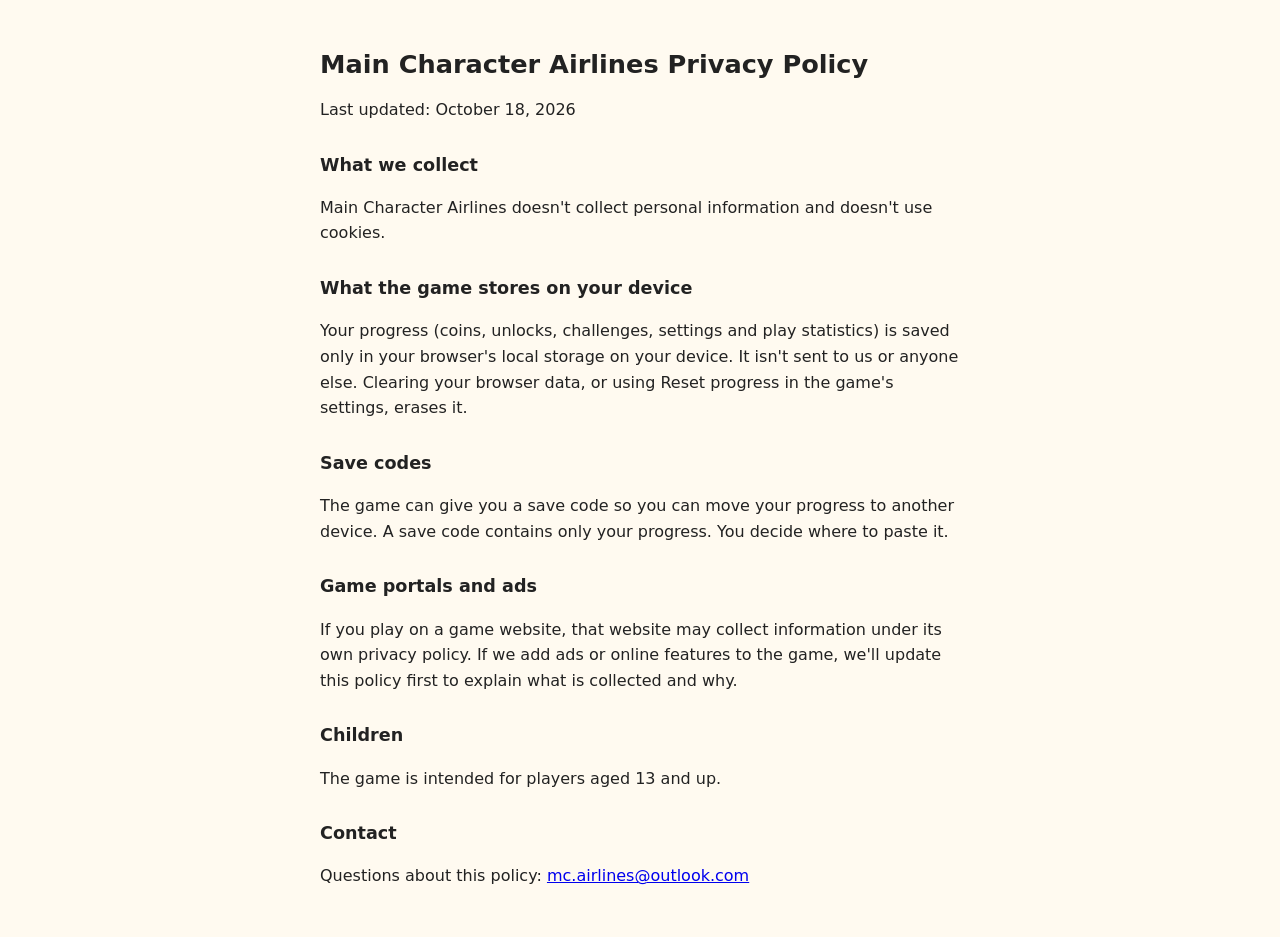
<file: privacy.html>
<!doctype html>
<html lang="en">
<head>
<meta charset="utf-8">
<meta name="viewport" content="width=device-width, initial-scale=1">
<title>Main Character Airlines Privacy Policy</title>
<style>
  body { margin: 0; padding: 32px 16px; background: #fffaf0; color: #222222; font: 16px/1.6 system-ui, -apple-system, "Segoe UI", sans-serif; }
  main { max-width: 640px; margin: 0 auto; }
  h1 { font-size: 1.6rem; line-height: 1.2; }
  h2 { font-size: 1.1rem; margin-top: 1.6em; }
</style>
</head>
<body>
<main>
  <h1>Main Character Airlines Privacy Policy</h1>
  <p>Last updated: October 18, 2026</p>

  <h2>What we collect</h2>
  <p>Main Character Airlines doesn't collect personal information and doesn't use cookies.</p>

  <h2>What the game stores on your device</h2>
  <p>Your progress (coins, unlocks, challenges, settings and play statistics) is saved only in your browser's local storage on your device. It isn't sent to us or anyone else. Clearing your browser data, or using Reset progress in the game's settings, erases it.</p>

  <h2>Save codes</h2>
  <p>The game can give you a save code so you can move your progress to another device. A save code contains only your progress. You decide where to paste it.</p>

  <h2>Game portals and ads</h2>
  <p>If you play on a game website, that website may collect information under its own privacy policy. If we add ads or online features to the game, we'll update this policy first to explain what is collected and why.</p>

  <h2>Children</h2>
  <p>The game is intended for players aged 13 and up.</p>

  <h2>Contact</h2>
  <p>Questions about this policy: <a href="mailto:mc.airlines@outlook.com">mc.airlines@outlook.com</a></p>
</main>
</body>
</html>
</file>
<file: fonts/fonts.css>
/* Luckiest Guy (Apache License 2.0) and Nunito (SIL Open Font License 1.1), from Google Fonts. */
/* latin-ext */
@font-face {
  font-family: 'Luckiest Guy';
  font-style: normal;
  font-weight: 400;
  font-display: swap;
  src: url(LuckiestGuy-latin-ext.woff2) format('woff2');
  unicode-range: U+0100-02BA, U+02BD-02C5, U+02C7-02CC, U+02CE-02D7, U+02DD-02FF, U+0304, U+0308, U+0329, U+1D00-1DBF, U+1E00-1E9F, U+1EF2-1EFF, U+2020, U+20A0-20AB, U+20AD-20C4, U+2113, U+2C60-2C7F, U+A720-A7FF;
}
/* latin */
@font-face {
  font-family: 'Luckiest Guy';
  font-style: normal;
  font-weight: 400;
  font-display: swap;
  src: url(LuckiestGuy-latin.woff2) format('woff2');
  unicode-range: U+0000-00FF, U+0131, U+0152-0153, U+02BB-02BC, U+02C6, U+02DA, U+02DC, U+0304, U+0308, U+0329, U+2000-206F, U+20AC, U+2122, U+2191, U+2193, U+2212, U+2215, U+FEFF, U+FFFD;
}
/* latin-ext */
@font-face {
  font-family: 'Nunito';
  font-style: normal;
  font-weight: 600;
  font-display: swap;
  src: url(Nunito-latin-ext.woff2) format('woff2');
  unicode-range: U+0100-02BA, U+02BD-02C5, U+02C7-02CC, U+02CE-02D7, U+02DD-02FF, U+0304, U+0308, U+0329, U+1D00-1DBF, U+1E00-1E9F, U+1EF2-1EFF, U+2020, U+20A0-20AB, U+20AD-20C4, U+2113, U+2C60-2C7F, U+A720-A7FF;
}
/* latin */
@font-face {
  font-family: 'Nunito';
  font-style: normal;
  font-weight: 600;
  font-display: swap;
  src: url(Nunito-latin.woff2) format('woff2');
  unicode-range: U+0000-00FF, U+0131, U+0152-0153, U+02BB-02BC, U+02C6, U+02DA, U+02DC, U+0304, U+0308, U+0329, U+2000-206F, U+20AC, U+2122, U+2191, U+2193, U+2212, U+2215, U+FEFF, U+FFFD;
}
/* latin-ext */
@font-face {
  font-family: 'Nunito';
  font-style: normal;
  font-weight: 800;
  font-display: swap;
  src: url(Nunito-latin-ext.woff2) format('woff2');
  unicode-range: U+0100-02BA, U+02BD-02C5, U+02C7-02CC, U+02CE-02D7, U+02DD-02FF, U+0304, U+0308, U+0329, U+1D00-1DBF, U+1E00-1E9F, U+1EF2-1EFF, U+2020, U+20A0-20AB, U+20AD-20C4, U+2113, U+2C60-2C7F, U+A720-A7FF;
}
/* latin */
@font-face {
  font-family: 'Nunito';
  font-style: normal;
  font-weight: 800;
  font-display: swap;
  src: url(Nunito-latin.woff2) format('woff2');
  unicode-range: U+0000-00FF, U+0131, U+0152-0153, U+02BB-02BC, U+02C6, U+02DA, U+02DC, U+0304, U+0308, U+0329, U+2000-206F, U+20AC, U+2122, U+2191, U+2193, U+2212, U+2215, U+FEFF, U+FFFD;
}
/* latin-ext */
@font-face {
  font-family: 'Nunito';
  font-style: normal;
  font-weight: 900;
  font-display: swap;
  src: url(Nunito-latin-ext.woff2) format('woff2');
  unicode-range: U+0100-02BA, U+02BD-02C5, U+02C7-02CC, U+02CE-02D7, U+02DD-02FF, U+0304, U+0308, U+0329, U+1D00-1DBF, U+1E00-1E9F, U+1EF2-1EFF, U+2020, U+20A0-20AB, U+20AD-20C4, U+2113, U+2C60-2C7F, U+A720-A7FF;
}
/* latin */
@font-face {
  font-family: 'Nunito';
  font-style: normal;
  font-weight: 900;
  font-display: swap;
  src: url(Nunito-latin.woff2) format('woff2');
  unicode-range: U+0000-00FF, U+0131, U+0152-0153, U+02BB-02BC, U+02C6, U+02DA, U+02DC, U+0304, U+0308, U+0329, U+2000-206F, U+20AC, U+2122, U+2191, U+2193, U+2212, U+2215, U+FEFF, U+FFFD;
}
</file>
